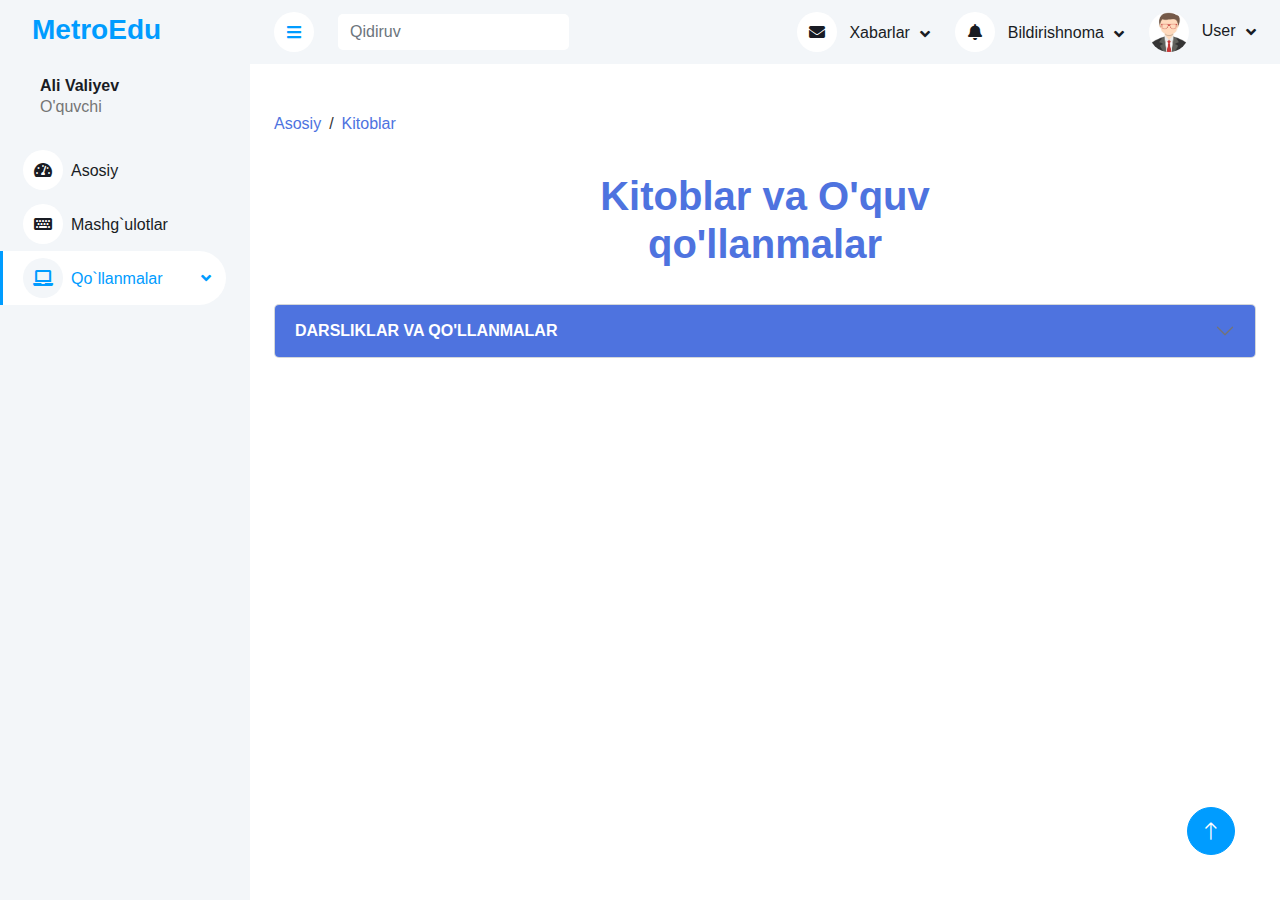
<file: student/books.html>
<!DOCTYPE html>
<html lang="en">

<head>
    <meta charset="utf-8">
    <title>MetroEdu</title>
    <meta content="width=device-width, initial-scale=1.0" name="viewport">
    <meta content="" name="keywords">
    <meta content="" name="description">

    <!-- Favicon -->
    <link href="img/favicon.ico" rel="icon">

    <!-- Google Web Fonts -->
    <link rel="preconnect" href="https://fonts.googleapis.com">
    <link rel="preconnect" href="https://fonts.gstatic.com" crossorigin>
    <link href="https://fonts.googleapis.com/css2?family=Heebo:wght@400;500;600;700&display=swap" rel="stylesheet">

    <!-- Icon Font Stylesheet -->
    <link href="https://cdnjs.cloudflare.com/ajax/libs/font-awesome/5.10.0/css/all.min.css" rel="stylesheet">
    <link href="https://cdn.jsdelivr.net/npm/bootstrap-icons@1.4.1/font/bootstrap-icons.css" rel="stylesheet">

    <!-- Libraries Stylesheet -->
    <link href="lib/owlcarousel/assets/owl.carousel.min.css" rel="stylesheet">
    <link href="lib/tempusdominus/css/tempusdominus-bootstrap-4.min.css" rel="stylesheet" />

    <!-- Customized Bootstrap Stylesheet -->
    <link href="css/bootstrap.min.css" rel="stylesheet">

    <!-- Template Stylesheet -->
    <link href="css/style.css" rel="stylesheet">
    <link rel="stylesheet" href="css/books.css">

    <style>
        body {
          font-family: 'Segoe UI', sans-serif;
          background: #f4f7fa;
        }
      
        /* Card design */
        .card {
          border-radius: 12px;
          overflow: hidden;
          box-shadow: 0 4px 12px rgba(0, 0, 0, 0.1);
          transition: transform 0.3s ease, box-shadow 0.3s ease;
        }
      
        .card:hover {
          transform: translateY(-10px);
          box-shadow: 0 12px 24px rgba(0, 0, 0, 0.2);
        }
      
        .card-header {
          padding: 15px;
          background-color: #f9f9f9;
          text-align: center;
        }
      
        .card-header img {
          width: 100%;
          height: auto;
          border-radius: 8px;
        }
      
        .card-body {
          padding: 20px;
        }
      
        .card-body h6 {
          color: #4e73df;
          font-size: 1rem;
          margin-bottom: 15px;
        }
      
        .card-footer {
          text-align: center;
          background-color: #f9f9f9;
          padding: 10px;
        }
      
        .card-footer a {
          font-size: 1.2rem;
          color: #4e73df;
          text-decoration: none;
          padding: 5px 20px;
          border-radius: 5px;
          background-color: #f4f7fa;
          transition: background-color 0.3s ease, color 0.3s ease;
        }
      
        .card-footer a:hover {
          background-color: #4e73df;
          color: white;
        }
      
        /* Accordion design */
        .accordion-button {
          background-color: #4e73df;
          color: white;
          text-transform: uppercase;
          font-weight: bold;
          transition: background-color 0.3s ease;
        }
      
        .accordion-button:hover {
          background-color: #3e5ab2;
        }
      
        .accordion-body {
          background-color: #fafbfc;
          padding: 20px 0;
        }
      
        .accordion-item {
          margin-bottom: 15px;
        }
      
        .breadcrumb {
          background: none;
          padding: 0;
        }
      
        .breadcrumb a {
          text-decoration: none;
          color: #4e73df;
        }
      
        .breadcrumb a:hover {
          text-decoration: underline;
        }
      
        .breadcrumb-item + .breadcrumb-item::before {
          content: " / ";
          color: #333;
        }
      
        h3.text-center {
          font-size: 2.5rem;
          color: #4e73df;
          margin-top: 20px;
        }
      
      </style>
      

</head>

<body>
    
    <div class="container-fluid position-relative bg-white d-flex p-0">
        <!-- Spinner Start -->
        <div id="spinner"
            class="show bg-white position-fixed translate-middle w-100 vh-100 top-50 start-50 d-flex align-items-center justify-content-center">
            <div class="spinner-border text-primary" style="width: 3rem; height: 3rem;" role="status">
                <span class="sr-only">Loading...</span>
            </div>
        </div>
        <!-- Spinner End -->


        <!-- Sidebar Start -->
        <div class="sidebar pe-4 pb-3">
            <nav class="navbar bg-light navbar-light">
                <a href="studentindex.html" class="navbar-brand mx-4 mb-3">
                    <h3 class="text-primary"><i class="me-2"></i>MetroEdu</h3>
                </a>
                <div class="d-flex align-items-center ms-4 mb-4">
                    <div class="ms-3">
                        <h6 class="mb-0">Ali Valiyev</h6>
                        <span>O'quvchi</span>
                    </div>
                </div>
                <div class="navbar-nav w-100">
                    <a href="studentindex.html" class="nav-item nav-link"><i
                            class="fa fa-tachometer-alt me-2"></i>Asosiy</a>
                    <a href="lessons.html" class="nav-item nav-link"><i class="fa fa-keyboard me-2"></i>Mashg`ulotlar</a>
                    <div class="nav-item dropdown">
                        <a href="#" class="nav-link dropdown-toggle active" data-bs-toggle="dropdown"><i
                                class="fa fa-laptop me-2"></i>Qo`llanmalar</a>
                        <div class="dropdown-menu bg-transparent border-0">
                            <a href="books.html" class="dropdown-item">Kitoblar</a>
                            <a href="videos.html" class="dropdown-item">Video darslar</a>
                            <a href="sillabus.html" class="dropdown-item">Fan dasturlar va Sillabuslar</a>
                        </div>
                    </div>
                    <!-- <a href="report.html" class="nav-item nav-link"><i class="fa fa-chart-bar me-2"></i>Hisobot</a> -->
                </div>
            </nav>
        </div>
        <!-- Sidebar End -->


        <!-- Content Start -->
        <div class="content">
            <!-- Navbar Start -->
            <nav class="navbar navbar-expand bg-light navbar-light sticky-top px-4 py-0">
                <a href="studentindex.html" class="navbar-brand d-flex d-lg-none me-4">
                    <h2 class="text-primary mb-0"><i class="fa fa-hashtag"></i></h2>
                </a>
                <a href="#" class="sidebar-toggler flex-shrink-0">
                    <i class="fa fa-bars"></i>
                </a>
                <form class="d-none d-md-flex ms-4">
                    <input class="form-control border-0" type="search" placeholder="Qidiruv">
                </form>
                <div class="navbar-nav align-items-center ms-auto">
                    <div class="nav-item dropdown">
                        <a href="#" class="nav-link dropdown-toggle" data-bs-toggle="dropdown">
                            <i class="fa fa-envelope me-lg-2"></i>
                            <span class="d-none d-lg-inline-flex">Xabarlar</span>
                        </a>
                        <div class="dropdown-menu dropdown-menu-end bg-light border-0 rounded-0 rounded-bottom m-0">
                            <a href="#" class="dropdown-item">
                                <div class="d-flex align-items-center">
                                    <!-- <img class="rounded-circle" src="img/user.jpg" alt="" style="width: 40px; height: 40px;">
                                    <div class="ms-2">
                                        <h6 class="fw-normal mb-0">Jhon send you a message</h6>
                                        <small>15 minutes ago</small>
                                    </div> -->
                                </div>
                            </a>
                            <hr class="dropdown-divider">
                            <a href="#" class="dropdown-item">
                                <div class="d-flex align-items-center">
                                    <!-- <img class="rounded-circle" src="img/user.jpg" alt="" style="width: 40px; height: 40px;">
                                    <div class="ms-2">
                                        <h6 class="fw-normal mb-0">Jhon send you a message</h6>
                                        <small>15 minutes ago</small>
                                    </div> -->
                                </div>
                            </a>
                            <hr class="dropdown-divider">
                            <a href="#" class="dropdown-item">
                                <div class="d-flex align-items-center">
                                    <!-- <img class="rounded-circle" src="img/user.jpg" alt="" style="width: 40px; height: 40px;">
                                    <div class="ms-2">
                                        <h6 class="fw-normal mb-0">Jhon send you a message</h6>
                                        <small>15 minutes ago</small>
                                    </div> -->
                                </div>
                            </a>
                            <hr class="dropdown-divider">
                            <a href="#" class="dropdown-item text-center">Barchasi</a>
                        </div>
                    </div>
                    <div class="nav-item dropdown">
                        <a href="#" class="nav-link dropdown-toggle" data-bs-toggle="dropdown">
                            <i class="fa fa-bell me-lg-2"></i>
                            <span class="d-none d-lg-inline-flex">Bildirishnoma</span>
                        </a>
                        <div class="dropdown-menu dropdown-menu-end bg-light border-0 rounded-0 rounded-bottom m-0">
                            <a href="#" class="dropdown-item">
                                <!-- <h6 class="fw-normal mb-0">Profile updated</h6>
                                <small>15 minutes ago</small> -->
                            </a>
                            <hr class="dropdown-divider">
                            <a href="#" class="dropdown-item">
                                <!-- <h6 class="fw-normal mb-0">New user added</h6>
                                <small>15 minutes ago</small> -->
                            </a>
                            <hr class="dropdown-divider">
                            <a href="#" class="dropdown-item">
                                <!-- <h6 class="fw-normal mb-0">Password changed</h6>
                                <small>15 minutes ago</small> -->
                            </a>
                            <hr class="dropdown-divider">
                            <a href="#" class="dropdown-item text-center">Barcha bildirishnomalar</a>
                        </div>
                    </div>
                    <div class="nav-item dropdown">
                        <a href="#" class="nav-link dropdown-toggle" data-bs-toggle="dropdown">
                            <img class="rounded-circle me-lg-2" src="img/user.jpg" alt=""
                                style="width: 40px; height: 40px;">
                            <span class="d-none d-lg-inline-flex">User</span>
                        </a>
                        <div class="dropdown-menu dropdown-menu-end bg-light border-0 rounded-0 rounded-bottom m-0">
                            <a href="#" class="dropdown-item">Shaxsiy kabinet</a>
                            <a href="#" class="dropdown-item">Sozlamalar</a>
                            <a href="#" class="dropdown-item">Chiqish</a>
                        </div>
                    </div>
                </div>
            </nav>
            <!-- Navbar End -->

            <!-- Books List Start -->

            <div class="container-fluid mt-4 p-4">
                <div class="row">
                  <div class="col-12">
                    <nav aria-label="breadcrumb">
                      <ol class="breadcrumb">
                        <li class="breadcrumb-item"><a href="studentindex.html">Asosiy</a></li>
                        <li class="breadcrumb-item"><a href="books.html">Kitoblar</a></li>
                        
                      </ol>
                    </nav>
                  </div>
                </div>
              
                <div class="row">
                  <div class="col-6 offset-3">
                    <h3 class="text-center">Kitoblar va O'quv qo'llanmalar</h3>
                  </div>
                </div>
              
                <div class="row mt-4">
                  <div class="col-lg-12 col-md-6 mb-4 mb-lg-0 mt-1">
                    <div class="accordion-item">
                      <h2 class="accordion-header" id="heading1">
                        <button class="accordion-button collapsed" type="button" data-bs-toggle="collapse" data-bs-target="#collapse1"
                          aria-expanded="false" aria-controls="collapse18">
                          Darsliklar va qo'llanmalar
                        </button>
                      </h2>
                      <div id="collapse1" class="accordion-collapse collapse" aria-labelledby="heading18" data-bs-parent="#accordionExample">
                        <div class="accordion-body">
                          <div class="row">
                            <!-- Card 1 -->
                            <div class="col-lg-2 col-xs-6 col-sm-4 p-2">
                              <div class="card">
                                <div class="card-header">
                                  <img class="card-image w-100" src="../student/sourses/books/images/books-3.png" alt="">
                                </div>
                                <div class="card-body">
                                  <h6 class="text-center">O'lchash usullari va vositalari</h6>
                                </div>
                                <div class="card-footer">
                                  <a href="../student/sourses/books/adabiyot1.pdf" class="fa fa-download">Yuklash</a>
                                </div>
                              </div>
                            </div>
                            <!-- Card 2 -->
                            <div class="col-lg-2 col-xs-6 col-sm-4 p-2">
                              <div class="card">
                                <div class="card-header">
                                  <img class="card-image w-100" src="../student/sourses/books/images/books-3.png" alt="">
                                </div>
                                <div class="card-body">
                                  <h6 class="text-center">Metrologiya va standartlashtirish</h6>
                                </div>
                                <div class="card-footer">
                                  <a href="../student/sourses/books/adabiyot2.pdf" class="fa fa-download">Yuklash</a>
                                </div>
                              </div>
                            </div>
                            <!-- Card 3 -->
                            <div class="col-lg-2 col-xs-6 col-sm-4 p-2">
                              <div class="card">
                                <div class="card-header">
                                  <img class="card-image w-100" src="../student/sourses/books/images/books-3.png" alt="">
                                </div>
                                <div class="card-body">
                                  <h6 class="text-center">Metrologiya, Standartlashtirish va sertifikatlashtirish</h6>
                                </div>
                                <div class="card-footer">
                                  <a href="../student/sourses/books/adabiyot3.pdf" class="fa fa-download">Yuklash</a>
                                </div>
                              </div>
                            </div>
                            <!-- Card 4 -->
                            <div class="col-lg-2 col-xs-6 col-sm-4 p-2">
                              <div class="card">
                                <div class="card-header">
                                  <img class="card-image w-100" src="../student/sourses/books/images/books-3.png" alt="">
                                </div>
                                <div class="card-body">
                                  <h6 class="text-center">Standartlashtirish, Metrologiya va sifatni boshqarish</h6>
                                </div>
                                <div class="card-footer">
                                  <a href="../student/sourses/books/adabiyot4.pdf" class="fa fa-download">Yuklash</a>
                                </div>
                              </div>
                            </div>
                          </div>
                        </div>
                      </div>
                    </div>
                  </div>
                </div>
              </div>
              

            <!-- Books List End -->

        </div>
        <!-- Content End -->


        <!-- Back to Top -->
        <a href="#" class="btn btn-lg btn-primary btn-lg-square back-to-top"><i class="bi bi-arrow-up"></i></a>
    </div>

    <!-- JavaScript Libraries -->
    <script src="https://code.jquery.com/jquery-3.4.1.min.js"></script>
    <script src="https://cdn.jsdelivr.net/npm/bootstrap@5.0.0/dist/js/bootstrap.bundle.min.js"></script>
    <script src="lib/chart/chart.min.js"></script>
    <script src="lib/easing/easing.min.js"></script>
    <script src="lib/waypoints/waypoints.min.js"></script>
    <script src="lib/owlcarousel/owl.carousel.min.js"></script>
    <script src="lib/tempusdominus/js/moment.min.js"></script>
    <script src="lib/tempusdominus/js/moment-timezone.min.js"></script>
    <script src="lib/tempusdominus/js/tempusdominus-bootstrap-4.min.js"></script>

    <!-- Template Javascript -->
    <script src="js/main.js"></script>
</body>

</html>
</file>
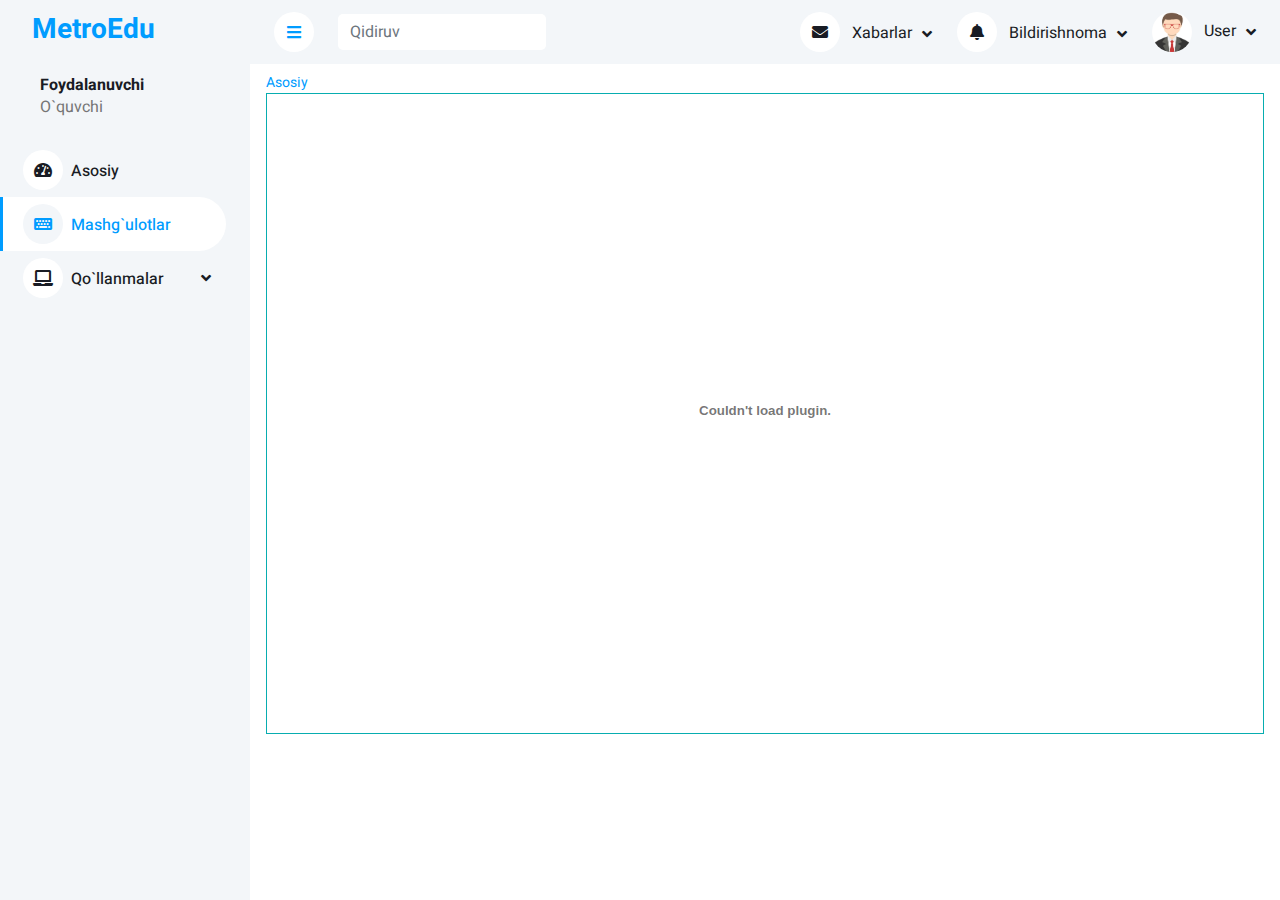
<file: student/firstLecture.html>
<!DOCTYPE html>
<html lang="en">

<head>
    <meta charset="utf-8">
    <title>MetroEdu</title>
    <meta content="width=device-width, initial-scale=1.0" name="viewport">
    <meta content="" name="keywords">
    <meta content="" name="description">

    <!-- Favicon -->
    <link href="img/favicon.ico" rel="icon">

    <!-- Google Web Fonts -->
    <link rel="preconnect" href="https://fonts.googleapis.com">
    <link rel="preconnect" href="https://fonts.gstatic.com" crossorigin>
    <link href="https://fonts.googleapis.com/css2?family=Heebo:wght@400;500;600;700&display=swap" rel="stylesheet">

    <!-- Icon Font Stylesheet -->
    <link href="https://cdnjs.cloudflare.com/ajax/libs/font-awesome/5.10.0/css/all.min.css" rel="stylesheet">
    <link href="https://cdn.jsdelivr.net/npm/bootstrap-icons@1.4.1/font/bootstrap-icons.css" rel="stylesheet">

    <!-- Libraries Stylesheet -->
    <link href="lib/owlcarousel/assets/owl.carousel.min.css" rel="stylesheet">
    <link href="lib/tempusdominus/css/tempusdominus-bootstrap-4.min.css" rel="stylesheet" />

    <!-- Customized Bootstrap Stylesheet -->
    <link href="css/bootstrap.min.css" rel="stylesheet">

    <!-- Template Stylesheet -->
    <link href="css/style.css" rel="stylesheet">
    <style>
        .lScroll {
            height: 600px;
            background: transparent;
            overflow: scroll;
            overflow-x: hidden;
        }

        .lScroll::-webkit-scrollbar {
            width: 12px;
        }

        .lScroll::-webkit-scrollbar-track {
            -webkit-box-shadow: inset 0 0 6px rgba(0, 0, 0, 0.3);
            border-radius: 10px;
        }

        .lScroll::-webkit-scrollbar-thumb {
            border-radius: 10px;
            -webkit-box-shadow: inset 0 0 6px rgba(0, 0, 0, 0.5);
        }
    </style>
</head>

<body>
    
    <div class="container-fluid position-relative bg-white d-flex p-0">
        <!-- Spinner Start -->
        <div id="spinner"
            class="show bg-white position-fixed translate-middle w-100 vh-100 top-50 start-50 d-flex align-items-center justify-content-center">
            <div class="spinner-border text-primary" style="width: 3rem; height: 3rem;" role="status">
                <span class="sr-only">Loading...</span>
            </div>
        </div>
        <!-- Spinner End -->


        <!-- Sidebar Start -->
        <div class="sidebar pe-4 pb-3">
            <nav class="navbar bg-light navbar-light">
                <a href="studentindex.html" class="navbar-brand mx-4 mb-3">
                    <h3 class="text-primary"><i class="me-2"></i>MetroEdu</h3>
                </a>
                <div class="d-flex align-items-center ms-4 mb-4">
                    <div class="ms-3">
                        <h6 class="mb-0">Foydalanuvchi</h6>
                        <span>O`quvchi</span>
                    </div>
                </div>
                <div class="navbar-nav w-100">
                    <a href="studentindex.html" class="nav-item nav-link"><i
                            class="fa fa-tachometer-alt me-2"></i>Asosiy</a>
                    <a href="lessons.html" class="nav-item nav-link active"><i
                            class="fa fa-keyboard me-2"></i>Mashg`ulotlar</a>
                    <div class="nav-item dropdown">
                        <a href="#" class="nav-link dropdown-toggle" data-bs-toggle="dropdown"><i
                                class="fa fa-laptop me-2"></i>Qo`llanmalar</a>
                        <div class="dropdown-menu bg-transparent border-0">
                            <a href="books.html" class="dropdown-item">Kitoblar</a>
                            <a href="videos.html" class="dropdown-item">Video darslar</a>
                            <a href="sillabus.html" class="dropdown-item">Fan dasturlar va Sillabuslar</a>

                        </div>
                    </div>
                    <!-- <a href="report.html" class="nav-item nav-link"><i class="fa fa-chart-bar me-2"></i>Hisobot</a> -->
                </div>
            </nav>
        </div>
        <!-- Sidebar End -->


        <!-- Content Start -->
        <div class="content">
            <!-- Navbar Start -->
            <nav class="navbar navbar-expand bg-light navbar-light sticky-top px-4 py-0">
                <a href="studentindex.html" class="navbar-brand d-flex d-lg-none me-4">
                    <h2 class="text-primary mb-0"><i class="fa fa-hashtag"></i></h2>
                </a>
                <a href="#" class="sidebar-toggler flex-shrink-0">
                    <i class="fa fa-bars"></i>
                </a>
                <form class="d-none d-md-flex ms-4">
                    <input class="form-control border-0" type="search" placeholder="Qidiruv">
                </form>
                <div class="navbar-nav align-items-center ms-auto">
                    <div class="nav-item dropdown">
                        <a href="#" class="nav-link dropdown-toggle" data-bs-toggle="dropdown">
                            <i class="fa fa-envelope me-lg-2"></i>
                            <span class="d-none d-lg-inline-flex">Xabarlar</span>
                        </a>
                        <div class="dropdown-menu dropdown-menu-end bg-light border-0 rounded-0 rounded-bottom m-0">
                            <a href="#" class="dropdown-item">
                                <div class="d-flex align-items-center">
                                    <!-- <img class="rounded-circle" src="img/user.jpg" alt="" style="width: 40px; height: 40px;">
                                    <div class="ms-2">
                                        <h6 class="fw-normal mb-0">Jhon send you a message</h6>
                                        <small>15 minutes ago</small>
                                    </div> -->
                                </div>
                            </a>
                            <hr class="dropdown-divider">
                            <a href="#" class="dropdown-item">
                                <div class="d-flex align-items-center">
                                    <!-- <img class="rounded-circle" src="img/user.jpg" alt="" style="width: 40px; height: 40px;">
                                    <div class="ms-2">
                                        <h6 class="fw-normal mb-0">Jhon send you a message</h6>
                                        <small>15 minutes ago</small>
                                    </div> -->
                                </div>
                            </a>
                            <hr class="dropdown-divider">
                            <a href="#" class="dropdown-item">
                                <div class="d-flex align-items-center">
                                    <!-- <img class="rounded-circle" src="img/user.jpg" alt="" style="width: 40px; height: 40px;">
                                    <div class="ms-2">
                                        <h6 class="fw-normal mb-0">Jhon send you a message</h6>
                                        <small>15 minutes ago</small>
                                    </div> -->
                                </div>
                            </a>
                            <hr class="dropdown-divider">
                            <a href="#" class="dropdown-item text-center">Barchasi</a>
                        </div>
                    </div>
                    <div class="nav-item dropdown">
                        <a href="#" class="nav-link dropdown-toggle" data-bs-toggle="dropdown">
                            <i class="fa fa-bell me-lg-2"></i>
                            <span class="d-none d-lg-inline-flex">Bildirishnoma</span>
                        </a>
                        <div class="dropdown-menu dropdown-menu-end bg-light border-0 rounded-0 rounded-bottom m-0">
                            <a href="#" class="dropdown-item">
                                <!-- <h6 class="fw-normal mb-0">Profile updated</h6>
                                <small>15 minutes ago</small> -->
                            </a>
                            <hr class="dropdown-divider">
                            <a href="#" class="dropdown-item">
                                <!-- <h6 class="fw-normal mb-0">New user added</h6>
                                <small>15 minutes ago</small> -->
                            </a>
                            <hr class="dropdown-divider">
                            <a href="#" class="dropdown-item">
                                <!-- <h6 class="fw-normal mb-0">Password changed</h6>
                                <small>15 minutes ago</small> -->
                            </a>
                            <hr class="dropdown-divider">
                            <a href="#" class="dropdown-item text-center">Barcha bildirishnomalar</a>
                        </div>
                    </div>
                    <div class="nav-item dropdown">
                        <a href="#" class="nav-link dropdown-toggle" data-bs-toggle="dropdown">
                            <img class="rounded-circle me-lg-2" src="img/user.jpg" alt=""
                                style="width: 40px; height: 40px;">
                            <span class="d-none d-lg-inline-flex">User</span>
                        </a>
                        <div class="dropdown-menu dropdown-menu-end bg-light border-0 rounded-0 rounded-bottom m-0">
                            <a href="#" class="dropdown-item">Shaxsiy kabinet</a>
                            <a href="#" class="dropdown-item">Sozlamalar</a>
                            <a href="signin.html" class="dropdown-item">Chiqish</a>
                        </div>
                    </div>
                </div>
            </nav>
            <!-- Navbar End -->
            <!-- Lecture Start -->
            <div class="continer-fluid  p-3 pt-2">
                <div class="row">
                    <div class="col-12" style="font-size: 14px;">
                        <a href="studentindex.html">Asosiy</a>
                    </div>
                </div>
                <div class="row">
                    <div class="col-12">
                        <div class="row m-0 p-3" style="border: 1px solid  rgb(8, 173, 176);">
                            <div class="col-12">
                                <object 
                                    id="objL" 
                                    type="application/pdf"  
                                    class="w-100" 
                                    style="height: 600px;"
                                    data="../student/sourses/books/programming_first_lecture.pdf">
                                </object>
                            </div>
                        </div>
                    </div>
                </div>
            </div>
            <!-- Lecture End -->
        </div>
        <!-- Content End -->
    </div>

    <!-- JavaScript Libraries -->
    <script src="https://code.jquery.com/jquery-3.4.1.min.js"></script>
    <script src="https://cdn.jsdelivr.net/npm/bootstrap@5.0.0/dist/js/bootstrap.bundle.min.js"></script>
    <script src="lib/chart/chart.min.js"></script>
    <script src="lib/easing/easing.min.js"></script>
    <script src="lib/waypoints/waypoints.min.js"></script>
    <script src="lib/owlcarousel/owl.carousel.min.js"></script>
    <script src="lib/tempusdominus/js/moment.min.js"></script>
    <script src="lib/tempusdominus/js/moment-timezone.min.js"></script>
    <script src="lib/tempusdominus/js/tempusdominus-bootstrap-4.min.js"></script>

    <!-- Template Javascript -->
    <script src="js/main.js"></script>
    <!-- <script src="js/lecture.js"></script> -->
</body>

</html>
</file>
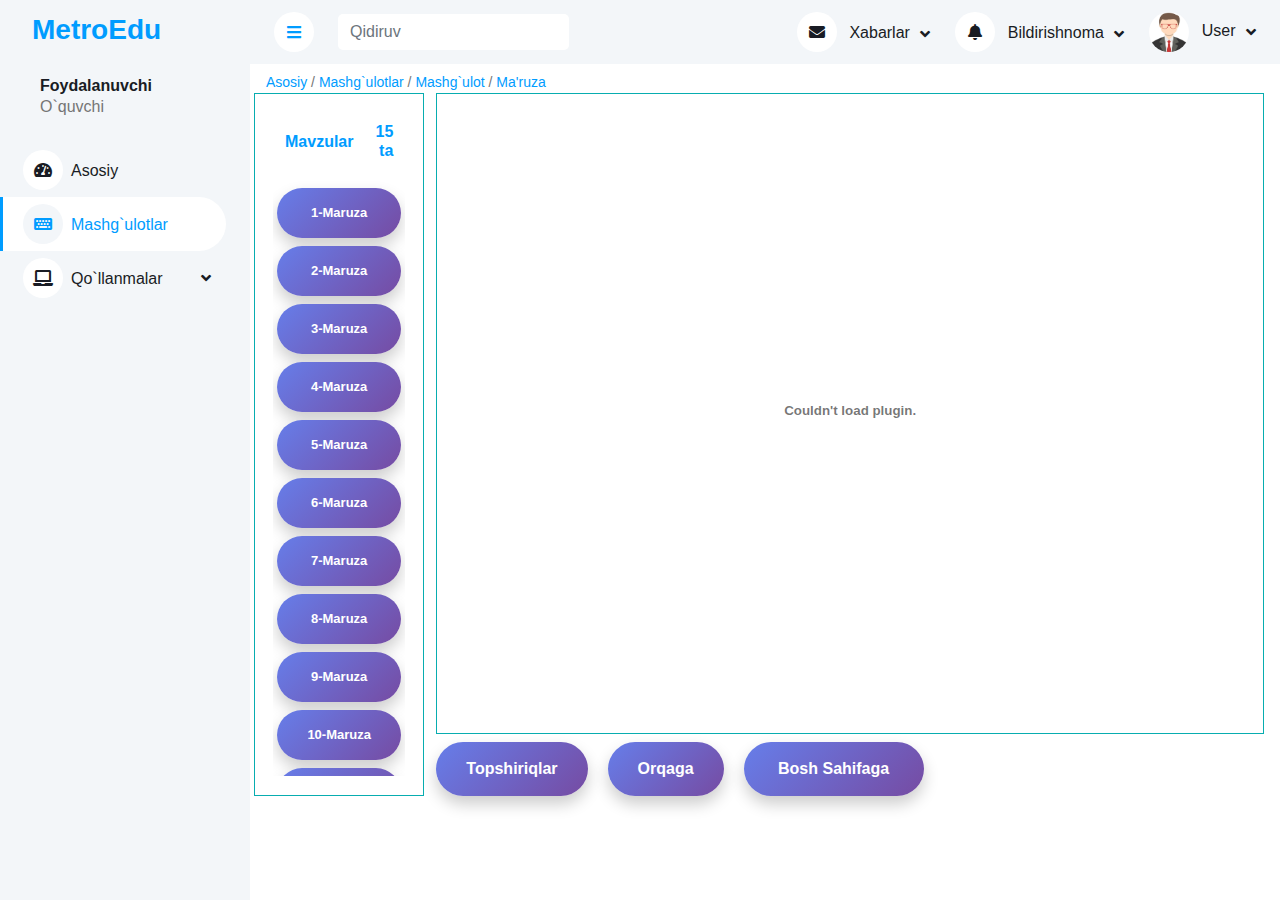
<file: student/lecture.html>
<!DOCTYPE html>
<html lang="en">

<head>
    <meta charset="utf-8">
    <title>MetroEdu</title>
    <meta content="width=device-width, initial-scale=1.0" name="viewport">
    <meta content="" name="keywords">
    <meta content="" name="description">

    <!-- Favicon -->
    <link href="img/favicon.ico" rel="icon">

    <!-- Google Web Fonts -->
    <link rel="preconnect" href="https://fonts.googleapis.com">
    <link rel="preconnect" href="https://fonts.gstatic.com" crossorigin>
    <link href="https://fonts.googleapis.com/css2?family=Heebo:wght@400;500;600;700&display=swap" rel="stylesheet">

    <!-- Icon Font Stylesheet -->
    <link href="https://cdnjs.cloudflare.com/ajax/libs/font-awesome/5.10.0/css/all.min.css" rel="stylesheet">
    <link href="https://cdn.jsdelivr.net/npm/bootstrap-icons@1.4.1/font/bootstrap-icons.css" rel="stylesheet">

    <!-- Libraries Stylesheet -->
    <link href="lib/owlcarousel/assets/owl.carousel.min.css" rel="stylesheet">
    <link href="lib/tempusdominus/css/tempusdominus-bootstrap-4.min.css" rel="stylesheet" />

    <!-- Customized Bootstrap Stylesheet -->
    <link href="css/bootstrap.min.css" rel="stylesheet">

    <!-- Template Stylesheet -->
    <link href="css/style.css" rel="stylesheet">
    <style>
        body {
          display: flex;
          justify-content: center;
          align-items: center;
          height: 100vh;
          background: linear-gradient(to right, #a1c4fd, #c2e9fb);
          font-family: 'Segoe UI', sans-serif;
        }
    
        .button-container {
          display: flex;
          gap: 20px;
        }
    
        .btn {
          padding: 15px 30px;
          border: none;
          border-radius: 50px;
          background: linear-gradient(135deg, #667eea, #764ba2);
          color: white;
          font-size: 16px;
          font-weight: bold;
          cursor: pointer;
          box-shadow: 0 8px 16px rgba(0, 0, 0, 0.2);
          transition: all 0.3s ease;
          display: flex;
          justify-content: center;
        }
    
        .btn:hover {
          transform: scale(1.05);
          box-shadow: 0 12px 24px rgba(0, 0, 0, 0.3);
        }
      </style>
    <style>
        .lScroll {
            height: 600px;
            background: transparent;
            overflow: scroll;
            overflow-x: hidden;
        }

        .lScroll::-webkit-scrollbar {
            width: 12px;
        }

        .lScroll::-webkit-scrollbar-track {
            -webkit-box-shadow: inset 0 0 6px rgba(0, 0, 0, 0.3);
            border-radius: 10px;
        }

        .lScroll::-webkit-scrollbar-thumb {
            border-radius: 10px;
            -webkit-box-shadow: inset 0 0 6px rgba(0, 0, 0, 0.5);
        }
    </style>
    <style>
        /* Ekran o'lchami 1200px dan kichik bo'lsa */
        @media (max-width: 1200px) {
        .col-2 {
            flex: 0 0 100%;
            max-width: 100%;
            margin-bottom: 20px;
        }

        .col-10 {
            flex: 0 0 100%;
            max-width: 100%;
        }

        object#objL {
            height: 500px !important;
        }

        .button-container {
            flex-wrap: wrap;
            justify-content: flex-start;
        }

        .button-container .btn {
            flex: 1 1 auto;
            min-width: 140px;
        }
        }

        /* Ekran o'lchami 768px dan kichik bo'lsa - telefonlar */
        @media (max-width: 768px) {
        body {
            flex-direction: column;
            height: auto;
            align-items: flex-start;
        }

        .sidebar {
            display: none;
        }

        .navbar {
            padding: 10px !important;
        }

        .button-container {
            flex-direction: column;
            gap: 10px;
        }

        object#objL {
            height: 400px !important;
        }

        .lScroll {
            height: auto;
            max-height: 300px;
        }
        }

        /* Ekran o'lchami 576px dan kichik bo'lsa - kichik telefonlar */
        @media (max-width: 576px) {
        .btn {
            padding: 12px 16px;
            font-size: 14px;
        }

        object#objL {
            height: 300px !important;
        }

        .lScroll {
            padding: 10px;
        }
        }
    </style>

</head>

<body>
    
    <div class="container-fluid position-relative bg-white d-flex p-0">
        <!-- Spinner Start -->
        <div id="spinner"
            class="show bg-white position-fixed translate-middle w-100 vh-100 top-50 start-50 d-flex align-items-center justify-content-center">
            <div class="spinner-border text-primary" style="width: 3rem; height: 3rem;" role="status">
                <span class="sr-only">Loading...</span>
            </div>
        </div>
        <!-- Spinner End -->


        <!-- Sidebar Start -->
        <div class="sidebar pe-4 pb-3">
            <nav class="navbar bg-light navbar-light">
                <a href="studentindex.html" class="navbar-brand mx-4 mb-3">
                    <h3 class="text-primary"><i class="me-2"></i>MetroEdu</h3>
                </a>
                <div class="d-flex align-items-center ms-4 mb-4">
                    <div class="ms-3">
                        <h6 class="mb-0">Foydalanuvchi</h6>
                        <span>O`quvchi</span>
                    </div>
                </div>
                <div class="navbar-nav w-100">
                    <a href="studentindex.html" class="nav-item nav-link"><i
                            class="fa fa-tachometer-alt me-2"></i>Asosiy</a>
                    <a href="lessons.html" class="nav-item nav-link active"><i
                            class="fa fa-keyboard me-2"></i>Mashg`ulotlar</a>
                    <div class="nav-item dropdown">
                        <a href="#" class="nav-link dropdown-toggle" data-bs-toggle="dropdown"><i
                                class="fa fa-laptop me-2"></i>Qo`llanmalar</a>
                        <div class="dropdown-menu bg-transparent border-0">
                            <a href="books.html" class="dropdown-item">Kitoblar</a>
                            <a href="videos.html" class="dropdown-item">Video darslar</a>
                            <a href="sillabus.html" class="dropdown-item">Fan dasturlar va Sillabuslar</a>

                        </div>
                    </div>
                    <!-- <a href="report.html" class="nav-item nav-link"><i class="fa fa-chart-bar me-2"></i>Hisobot</a> -->
                </div>
            </nav>
        </div>
        <!-- Sidebar End -->


        <!-- Content Start -->
        <div class="content">
            <!-- Navbar Start -->
            <nav class="navbar navbar-expand bg-light navbar-light sticky-top px-4 py-0">
                <a href="studentindex.html" class="navbar-brand d-flex d-lg-none me-4">
                    <h2 class="text-primary mb-0"><i class="fa fa-hashtag"></i></h2>
                </a>
                <a href="#" class="sidebar-toggler flex-shrink-0">
                    <i class="fa fa-bars"></i>
                </a>
                <form class="d-none d-md-flex ms-4">
                    <input class="form-control border-0" type="search" placeholder="Qidiruv">
                </form>
                <div class="navbar-nav align-items-center ms-auto">
                    <div class="nav-item dropdown">
                        <a href="#" class="nav-link dropdown-toggle" data-bs-toggle="dropdown">
                            <i class="fa fa-envelope me-lg-2"></i>
                            <span class="d-none d-lg-inline-flex">Xabarlar</span>
                        </a>
                        <div class="dropdown-menu dropdown-menu-end bg-light border-0 rounded-0 rounded-bottom m-0">
                            <a href="#" class="dropdown-item">
                                <div class="d-flex align-items-center">
                                    <!-- <img class="rounded-circle" src="img/user.jpg" alt="" style="width: 40px; height: 40px;">
                                    <div class="ms-2">
                                        <h6 class="fw-normal mb-0">Jhon send you a message</h6>
                                        <small>15 minutes ago</small>
                                    </div> -->
                                </div>
                            </a>
                            <hr class="dropdown-divider">
                            <a href="#" class="dropdown-item">
                                <div class="d-flex align-items-center">
                                    <!-- <img class="rounded-circle" src="img/user.jpg" alt="" style="width: 40px; height: 40px;">
                                    <div class="ms-2">
                                        <h6 class="fw-normal mb-0">Jhon send you a message</h6>
                                        <small>15 minutes ago</small>
                                    </div> -->
                                </div>
                            </a>
                            <hr class="dropdown-divider">
                            <a href="#" class="dropdown-item">
                                <div class="d-flex align-items-center">
                                    <!-- <img class="rounded-circle" src="img/user.jpg" alt="" style="width: 40px; height: 40px;">
                                    <div class="ms-2">
                                        <h6 class="fw-normal mb-0">Jhon send you a message</h6>
                                        <small>15 minutes ago</small>
                                    </div> -->
                                </div>
                            </a>
                            <hr class="dropdown-divider">
                            <a href="#" class="dropdown-item text-center">Barchasi</a>
                        </div>
                    </div>
                    <div class="nav-item dropdown">
                        <a href="#" class="nav-link dropdown-toggle" data-bs-toggle="dropdown">
                            <i class="fa fa-bell me-lg-2"></i>
                            <span class="d-none d-lg-inline-flex">Bildirishnoma</span>
                        </a>
                        <div class="dropdown-menu dropdown-menu-end bg-light border-0 rounded-0 rounded-bottom m-0">
                            <a href="#" class="dropdown-item">
                                <!-- <h6 class="fw-normal mb-0">Profile updated</h6>
                                <small>15 minutes ago</small> -->
                            </a>
                            <hr class="dropdown-divider">
                            <a href="#" class="dropdown-item">
                                <!-- <h6 class="fw-normal mb-0">New user added</h6>
                                <small>15 minutes ago</small> -->
                            </a>
                            <hr class="dropdown-divider">
                            <a href="#" class="dropdown-item">
                                <!-- <h6 class="fw-normal mb-0">Password changed</h6>
                                <small>15 minutes ago</small> -->
                            </a>
                            <hr class="dropdown-divider">
                            <a href="#" class="dropdown-item text-center">Barcha bildirishnomalar</a>
                        </div>
                    </div>
                    <div class="nav-item dropdown">
                        <a href="#" class="nav-link dropdown-toggle" data-bs-toggle="dropdown">
                            <img class="rounded-circle me-lg-2" src="img/user.jpg" alt=""
                                style="width: 40px; height: 40px;">
                            <span class="d-none d-lg-inline-flex">User</span>
                        </a>
                        <div class="dropdown-menu dropdown-menu-end bg-light border-0 rounded-0 rounded-bottom m-0">
                            <a href="#" class="dropdown-item">Shaxsiy kabinet</a>
                            <a href="#" class="dropdown-item">Sozlamalar</a>
                            <a href="signin.html" class="dropdown-item">Chiqish</a>
                        </div>
                    </div>
                </div>
            </nav>
            <!-- Navbar End -->
            <!-- Lecture Start -->
            <div class="continer-fluid  p-3 pt-2">
                <div class="row">
                    <div class="col-12" style="font-size: 14px;">
                        <a href="studentindex.html">Asosiy</a> /
                        <a href="lessons.html">Mashg`ulotlar</a> /
                        <a href="tasks.html">Mashg`ulot</a> /
                        <a href="lecture.html">Ma'ruza</a>
                    </div>
                </div>
                <div class="row">
                    <div class="col-2" style="border: 1px solid rgb(8, 173, 176); padding-left: 30px; padding-right: 30px; padding-top: 20px;">
                        <div class="row mb-2 d-flex align-items-center justify-content-between">
                            <h6 class="col-5 text-primary mt-2 text-start">Mavzular</h6>
                            <h6 class="col-5 text-primary mt-2 text-end" id="lecCount"></h6>
                        </div>

                        <div class="row">
                            <div class="col-12 p-1 lScroll" id="lectureLink">
                                <!-- lectureBtns -->
                            </div>
                        </div>
                    </div>
                    <div class="col-10">
                        <div class="row m-0 p-3" style="border: 1px solid  rgb(8, 173, 176);">
                            <div class="col-12">
                                <object 
                                    id="objL" 
                                    type="application/pdf"  
                                    class="w-100" 
                                    style="height: 600px;"
                                    data="../student/sourses/books/Maruza/1.pdf">
                                </object>
                            </div>
                        </div>
                        <div class="row">
                            <div class="col-6 mt-2">
                                <div class="button-container">
                                    <button class="btn"><a href="stasks.html" style="color: white;">Topshiriqlar</a></button>
                                    <button class="btn"><a href="lessons.html" style="color: white;">Orqaga</a></button>
                                    <button class="btn"><a href="studentindex.html" style="color: white; width: 120px;">Bosh Sahifaga</a></button>
                                </div>
                            </div>
                        </div>
                    </div>
                </div>
            </div>
            <!-- Lecture End -->
        </div>
        <!-- Content End -->
    </div>

    <!-- JavaScript Libraries -->
    <script src="https://code.jquery.com/jquery-3.4.1.min.js"></script>
    <script src="https://cdn.jsdelivr.net/npm/bootstrap@5.0.0/dist/js/bootstrap.bundle.min.js"></script>
    <script src="lib/chart/chart.min.js"></script>
    <script src="lib/easing/easing.min.js"></script>
    <script src="lib/waypoints/waypoints.min.js"></script>
    <script src="lib/owlcarousel/owl.carousel.min.js"></script>
    <script src="lib/tempusdominus/js/moment.min.js"></script>
    <script src="lib/tempusdominus/js/moment-timezone.min.js"></script>
    <script src="lib/tempusdominus/js/tempusdominus-bootstrap-4.min.js"></script>

    <!-- Template Javascript -->
    <script src="js/main.js"></script>
    <script src="js/lecture.js"></script>
</body>

</html>
</file>
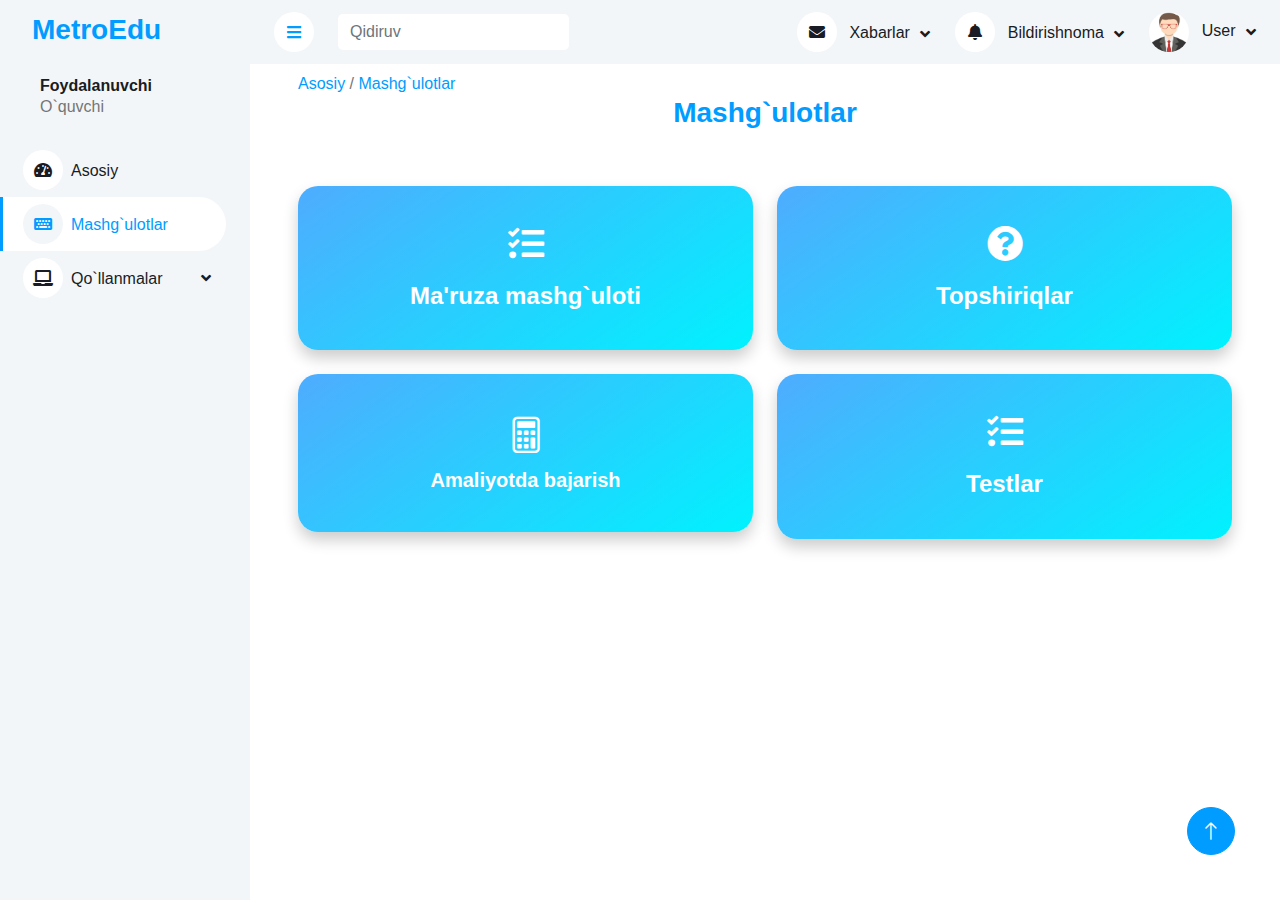
<file: student/lessons.html>
<!DOCTYPE html>
<html lang="en">

<head>
    <meta charset="utf-8">
    <title>MetroEdu</title>
    <meta content="width=device-width, initial-scale=1.0" name="viewport">
    <meta content="" name="keywords">
    <meta content="" name="description">

    <!-- Favicon -->
    <link href="img/favicon.ico" rel="icon">

    <!-- Google Web Fonts -->
    <link rel="preconnect" href="https://fonts.googleapis.com">
    <link rel="preconnect" href="https://fonts.gstatic.com" crossorigin>
    <link href="https://fonts.googleapis.com/css2?family=Heebo:wght@400;500;600;700&display=swap" rel="stylesheet">

    <!-- Icon Font Stylesheet -->
    <link href="https://cdnjs.cloudflare.com/ajax/libs/font-awesome/5.10.0/css/all.min.css" rel="stylesheet">
    <link href="https://cdn.jsdelivr.net/npm/bootstrap-icons@1.4.1/font/bootstrap-icons.css" rel="stylesheet">

    <!-- Libraries Stylesheet -->
    <link href="lib/owlcarousel/assets/owl.carousel.min.css" rel="stylesheet">
    <link href="lib/tempusdominus/css/tempusdominus-bootstrap-4.min.css" rel="stylesheet" />

    <!-- Customized Bootstrap Stylesheet -->
    <link href="css/bootstrap.min.css" rel="stylesheet">

    <!-- Template Stylesheet -->
    <link href="css/style.css" rel="stylesheet">
    <link rel="stylesheet" href="css/test.css">

    <style>
        .small-box {
            text-align: center;
        }
    
        .btn-custom {
            display: block;
            padding: 30px 20px;
            background: linear-gradient(145deg, #4facfe, #00f2fe);
            color: white !important;
            border: none;
            border-radius: 20px;
            box-shadow: 0 8px 15px rgba(0, 0, 0, 0.2);
            transition: all 0.3s ease-in-out;
            text-decoration: none;
        }
    
        .btn-custom:hover {
            background: linear-gradient(145deg, #00f2fe, #4facfe);
            transform: translateY(-5px);
            box-shadow: 0 12px 20px rgba(0, 0, 0, 0.3);
        }
    
        .btn-custom h2,
        .btn-custom h4,
        .btn-custom h5 {
            margin: 10px 0;
            color: white;
        }
    
        .btn-custom h2 {
            font-size: 36px;
        }
    
        @media (max-width: 768px) {
            .btn-custom {
                padding: 20px 10px;
            }
            .btn-custom h2 {
                font-size: 28px;
            }
        }
    </style>
    

</head>

<body>
    
    <div class="container-fluid position-relative bg-white d-flex p-0">
        <!-- Spinner Start -->
        <div id="spinner"
            class="show bg-white position-fixed translate-middle w-100 vh-100 top-50 start-50 d-flex align-items-center justify-content-center">
            <div class="spinner-border text-primary" style="width: 3rem; height: 3rem;" role="status">
                <span class="sr-only">Loading...</span>
            </div>
        </div>
        <!-- Spinner End -->


        <!-- Sidebar Start -->
        <div class="sidebar pe-4 pb-3">
            <nav class="navbar bg-light navbar-light">
                <a href="studentindex.html" class="navbar-brand mx-4 mb-3">
                    <h3 class="text-primary"><i class="me-2"></i>MetroEdu</h3>
                </a>
                <div class="d-flex align-items-center ms-4 mb-4">
                    <div class="ms-3">
                        <h6 class="mb-0">Foydalanuvchi</h6>
                        <span>O`quvchi</span>
                    </div>
                </div>
                <div class="navbar-nav w-100">
                    <a href="studentindex.html" class="nav-item nav-link"><i
                            class="fa fa-tachometer-alt me-2"></i>Asosiy</a>
                    <a href="lessons.html" class="nav-item nav-link active"><i
                            class="fa fa-keyboard me-2"></i>Mashg`ulotlar</a>
                    <div class="nav-item dropdown">
                        <a href="#" class="nav-link dropdown-toggle" data-bs-toggle="dropdown"><i
                                class="fa fa-laptop me-2"></i>Qo`llanmalar</a>
                        <div class="dropdown-menu bg-transparent border-0">
                            <a href="books.html" class="dropdown-item">Kitoblar</a>
                            <a href="videos.html" class="dropdown-item">Video darslar</a>
                            <a href="sillabus.html" class="dropdown-item">Fan dasturlar va Sillabuslar</a>

                        </div>
                    </div>
                    <!-- <a href="report.html" class="nav-item nav-link"><i class="fa fa-chart-bar me-2"></i>Hisobot</a> -->
                </div>
            </nav>
        </div>
        <!-- Sidebar End -->


        <!-- Content Start -->
        <div class="content">
            <!-- Navbar Start -->
            <nav class="navbar navbar-expand bg-light navbar-light sticky-top px-4 py-0">
                <a href="studentindex.html" class="navbar-brand d-flex d-lg-none me-4">
                    <h2 class="text-primary mb-0"><i class="fa fa-hashtag"></i></h2>
                </a>
                <a href="#" class="sidebar-toggler flex-shrink-0">
                    <i class="fa fa-bars"></i>
                </a>
                <form class="d-none d-md-flex ms-4">
                    <input class="form-control border-0" type="search" placeholder="Qidiruv">
                </form>
                <div class="navbar-nav align-items-center ms-auto">
                    <div class="nav-item dropdown">
                        <a href="#" class="nav-link dropdown-toggle" data-bs-toggle="dropdown">
                            <i class="fa fa-envelope me-lg-2"></i>
                            <span class="d-none d-lg-inline-flex">Xabarlar</span>
                        </a>
                        <div class="dropdown-menu dropdown-menu-end bg-light border-0 rounded-0 rounded-bottom m-0">
                            <a href="#" class="dropdown-item">
                                <div class="d-flex align-items-center">
                                    <!-- <img class="rounded-circle" src="img/user.jpg" alt="" style="width: 40px; height: 40px;">
                                    <div class="ms-2">
                                        <h6 class="fw-normal mb-0">Jhon send you a message</h6>
                                        <small>15 minutes ago</small>
                                    </div> -->
                                </div>
                            </a>
                            <hr class="dropdown-divider">
                            <a href="#" class="dropdown-item">
                                <div class="d-flex align-items-center">
                                    <!-- <img class="rounded-circle" src="img/user.jpg" alt="" style="width: 40px; height: 40px;">
                                    <div class="ms-2">
                                        <h6 class="fw-normal mb-0">Jhon send you a message</h6>
                                        <small>15 minutes ago</small>
                                    </div> -->
                                </div>
                            </a>
                            <hr class="dropdown-divider">
                            <a href="#" class="dropdown-item">
                                <div class="d-flex align-items-center">
                                    <!-- <img class="rounded-circle" src="img/user.jpg" alt="" style="width: 40px; height: 40px;">
                                    <div class="ms-2">
                                        <h6 class="fw-normal mb-0">Jhon send you a message</h6>
                                        <small>15 minutes ago</small>
                                    </div> -->
                                </div>
                            </a>
                            <hr class="dropdown-divider">
                            <a href="#" class="dropdown-item text-center">Barchasi</a>
                        </div>
                    </div>
                    <div class="nav-item dropdown">
                        <a href="#" class="nav-link dropdown-toggle" data-bs-toggle="dropdown">
                            <i class="fa fa-bell me-lg-2"></i>
                            <span class="d-none d-lg-inline-flex">Bildirishnoma</span>
                        </a>
                        <div class="dropdown-menu dropdown-menu-end bg-light border-0 rounded-0 rounded-bottom m-0">
                            <a href="#" class="dropdown-item">
                                <!-- <h6 class="fw-normal mb-0">Profile updated</h6>
                                <small>15 minutes ago</small> -->
                            </a>
                            <hr class="dropdown-divider">
                            <a href="#" class="dropdown-item">
                                <!-- <h6 class="fw-normal mb-0">New user added</h6>
                                <small>15 minutes ago</small> -->
                            </a>
                            <hr class="dropdown-divider">
                            <a href="#" class="dropdown-item">
                                <!-- <h6 class="fw-normal mb-0">Password changed</h6>
                                <small>15 minutes ago</small> -->
                            </a>
                            <hr class="dropdown-divider">
                            <a href="#" class="dropdown-item text-center">Barcha bildirishnomalar</a>
                        </div>
                    </div>
                    <div class="nav-item dropdown">
                        <a href="#" class="nav-link dropdown-toggle" data-bs-toggle="dropdown">
                            <img class="rounded-circle me-lg-2" src="img/user.jpg" alt=""
                                style="width: 40px; height: 40px;">
                            <span class="d-none d-lg-inline-flex">User</span>
                        </a>
                        <div class="dropdown-menu dropdown-menu-end bg-light border-0 rounded-0 rounded-bottom m-0">
                            <a href="#" class="dropdown-item">Shaxsiy kabinet</a>
                            <a href="#" class="dropdown-item">Sozlamalar</a>
                            <a href="signin.html" class="dropdown-item">Chiqish</a>
                        </div>
                    </div>
                </div>
            </nav>
            <!-- Navbar End -->

            <!-- Test List Start -->
            <div class="continer-fluid p-5 pt-2 pl-2">
                <div class="row">
                    <div class="col-12">
                        <a href="studentindex.html">Asosiy</a> /
                        <a href="lessons.html">Mashg`ulotlar</a>
                    </div>
                </div>
                <div class="row">
                    <h3 class="text-center text-primary">Mashg`ulotlar</h3>
                </div>
                <div class="row">
                    <div class="continer-fluid pb-5">
                        <div class="row g-4 pt-5 d-flex justify-content-between">
                            <div class="col-lg-6 col-xs-6 col-sm-4">
                                <a class="btn-custom w-100" href="lecture.html">
                                    <div class="small-box">
                                        <h2 class="fa fa-tasks"></h2>
                                        <h4>Ma'ruza mashg`uloti</h4>
                                    </div>
                                </a>
                            </div>
                            <div class="col-lg-6 col-xs-6 col-sm-4">
                                <a class="btn-custom w-100" href="stasks.html">
                                    <div class="small-box">
                                        <h2 class="fa fa-question-circle text-white"></h2>
                                        <h4 class="text-white">Topshiriqlar</h4>
                                    </div>
                                </a>    
                            </div>
                            <div class="col-lg-6 col-xs-6 col-sm-4">
                                <a class="btn-custom w-100" href="https://excel.cloud.microsoft/">
                                    <div class="small-box">
                                        <h2 class="bi bi-calculator text-white"></h2>
                                        <h5 class="text-white">Amaliyotda bajarish</h4>
                                    </div>
                                </a>
                            </div>
                            <div class="col-lg-6 col-xs-6 col-sm-4">
                                <a class="btn-custom w-100" href="tests.html">
                                    <div class="small-box">
                                        <h2 class="fa fa-tasks text-white"></h2>
                                        <h4 class="text-white">Testlar</h4>
                                    </div>
                                </a>
                            </div>
                        </div>
                    </div>

                </div>
            </div>
            <!-- Test List End -->
        </div>
        <!-- Content End -->

        <!-- Back to Top -->
        <a href="#" class="btn btn-lg btn-primary btn-lg-square back-to-top"><i class="bi bi-arrow-up"></i></a>
    </div>

    <!-- JavaScript Libraries -->
    <script src="https://code.jquery.com/jquery-3.4.1.min.js"></script>
    <script src="https://cdn.jsdelivr.net/npm/bootstrap@5.0.0/dist/js/bootstrap.bundle.min.js"></script>
    <script src="lib/chart/chart.min.js"></script>
    <script src="lib/easing/easing.min.js"></script>
    <script src="lib/waypoints/waypoints.min.js"></script>
    <script src="lib/owlcarousel/owl.carousel.min.js"></script>
    <script src="lib/tempusdominus/js/moment.min.js"></script>
    <script src="lib/tempusdominus/js/moment-timezone.min.js"></script>
    <script src="lib/tempusdominus/js/tempusdominus-bootstrap-4.min.js"></script>

    <!-- Template Javascript -->
    <script src="js/main.js"></script>
</body>

</html>
</file>
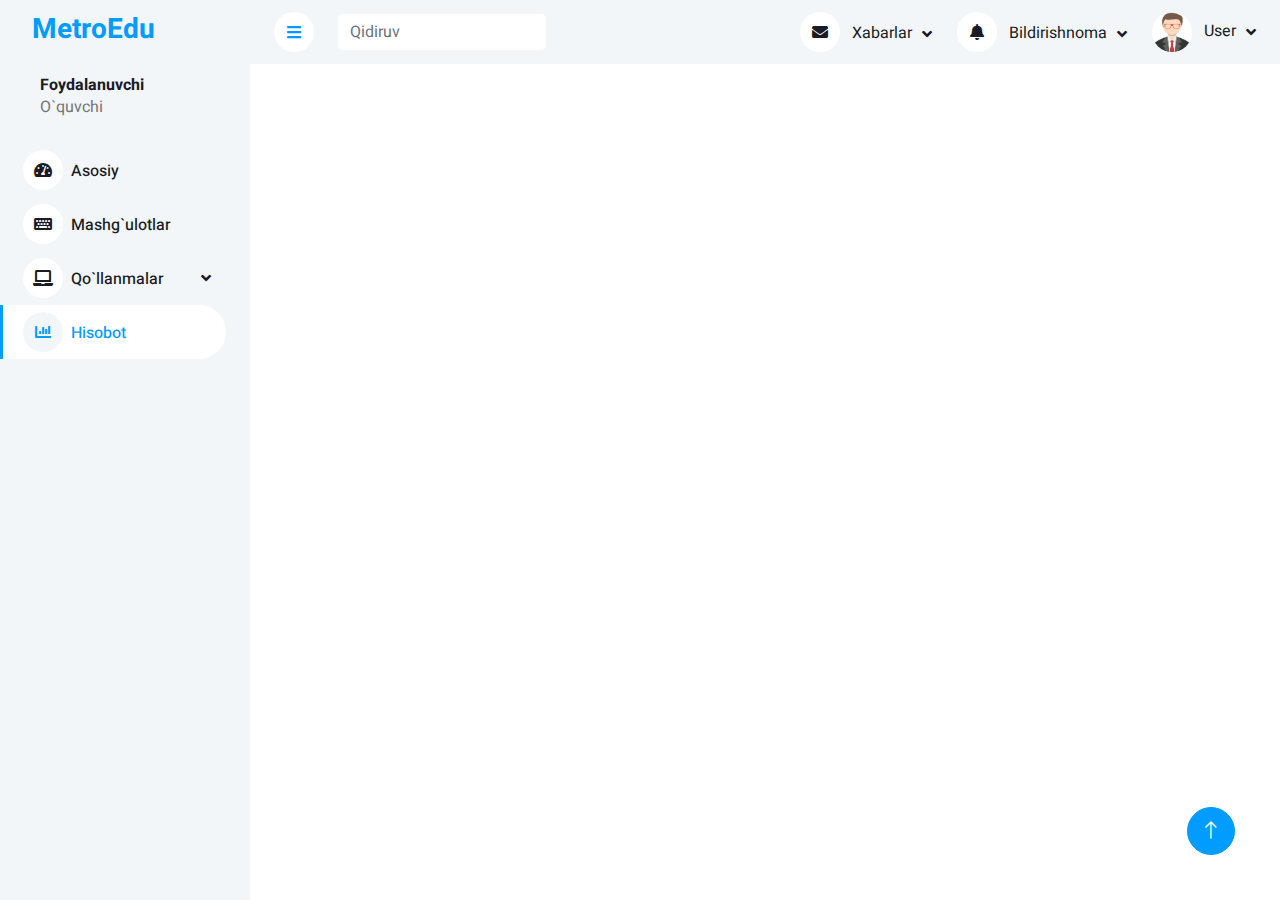
<file: student/report.html>
<!DOCTYPE html>
<html lang="en">

<head>
    <meta charset="utf-8">
    <title>MetroEdu</title>
    <meta content="width=device-width, initial-scale=1.0" name="viewport">
    <meta content="" name="keywords">
    <meta content="" name="description">

    <!-- Favicon -->
    <link href="img/favicon.ico" rel="icon">

    <!-- Google Web Fonts -->
    <link rel="preconnect" href="https://fonts.googleapis.com">
    <link rel="preconnect" href="https://fonts.gstatic.com" crossorigin>
    <link href="https://fonts.googleapis.com/css2?family=Heebo:wght@400;500;600;700&display=swap" rel="stylesheet">
    
    <!-- Icon Font Stylesheet -->
    <link href="https://cdnjs.cloudflare.com/ajax/libs/font-awesome/5.10.0/css/all.min.css" rel="stylesheet">
    <link href="https://cdn.jsdelivr.net/npm/bootstrap-icons@1.4.1/font/bootstrap-icons.css" rel="stylesheet">

    <!-- Libraries Stylesheet -->
    <link href="lib/owlcarousel/assets/owl.carousel.min.css" rel="stylesheet">
    <link href="lib/tempusdominus/css/tempusdominus-bootstrap-4.min.css" rel="stylesheet" />

    <!-- Customized Bootstrap Stylesheet -->
    <link href="css/bootstrap.min.css" rel="stylesheet">

    <!-- Template Stylesheet -->
    <link href="css/style.css" rel="stylesheet">
</head>

<body>
    
    <div class="container-fluid position-relative bg-white d-flex p-0">
        <!-- Spinner Start -->
        <div id="spinner" class="show bg-white position-fixed translate-middle w-100 vh-100 top-50 start-50 d-flex align-items-center justify-content-center">
            <div class="spinner-border text-primary" style="width: 3rem; height: 3rem;" role="status">
                <span class="sr-only">Loading...</span>
            </div>
        </div>
        <!-- Spinner End -->


        <!-- Sidebar Start -->
        <div class="sidebar pe-4 pb-3">
            <nav class="navbar bg-light navbar-light">
                <a href="studentindex.html" class="navbar-brand mx-4 mb-3">
                    <h3 class="text-primary"><i class="me-2"></i>MetroEdu</h3>
                </a>
                <div class="d-flex align-items-center ms-4 mb-4">
                    <div class="ms-3">
                        <h6 class="mb-0">Foydalanuvchi</h6>
                        <span>O`quvchi</span>
                    </div>
                </div>
                <div class="navbar-nav w-100">
                    <a href="studentindex.html" class="nav-item nav-link"><i class="fa fa-tachometer-alt me-2"></i>Asosiy</a>
                    <a href="lessons.html" class="nav-item nav-link"><i class="fa fa-keyboard me-2"></i>Mashg`ulotlar</a>
                    <div class="nav-item dropdown">
                        <a href="#" class="nav-link dropdown-toggle" data-bs-toggle="dropdown"><i class="fa fa-laptop me-2"></i>Qo`llanmalar</a>
                        <div class="dropdown-menu bg-transparent border-0">
                            <a href="books.html" class="dropdown-item">Kitoblar</a>
                            <a href="videos.html" class="dropdown-item">Video darslar</a>
                            <a href="sillabus.html" class="dropdown-item">Fan dasturlar va Sillabuslar</a>

                        </div>
                    </div>
                    <a href="report.html" class="nav-item nav-link active"><i class="fa fa-chart-bar me-2"></i>Hisobot</a>
                </div>
            </nav>
        </div>
        <!-- Sidebar End -->


        <!-- Content Start -->
        <div class="content">
            <!-- Navbar Start -->
            <nav class="navbar navbar-expand bg-light navbar-light sticky-top px-4 py-0">
                <a href="studentindex.html" class="navbar-brand d-flex d-lg-none me-4">
                    <h2 class="text-primary mb-0"><i class="fa fa-hashtag"></i></h2>
                </a>
                <a href="#" class="sidebar-toggler flex-shrink-0">
                    <i class="fa fa-bars"></i>
                </a>
                <form class="d-none d-md-flex ms-4">
                    <input class="form-control border-0" type="search" placeholder="Qidiruv">
                </form>
                <div class="navbar-nav align-items-center ms-auto">
                    <div class="nav-item dropdown">
                        <a href="#" class="nav-link dropdown-toggle" data-bs-toggle="dropdown">
                            <i class="fa fa-envelope me-lg-2"></i>
                            <span class="d-none d-lg-inline-flex">Xabarlar</span>
                        </a>
                        <div class="dropdown-menu dropdown-menu-end bg-light border-0 rounded-0 rounded-bottom m-0">
                            <a href="#" class="dropdown-item">
                                <div class="d-flex align-items-center">
                                    <!-- <img class="rounded-circle" src="img/user.jpg" alt="" style="width: 40px; height: 40px;">
                                    <div class="ms-2">
                                        <h6 class="fw-normal mb-0">Jhon send you a message</h6>
                                        <small>15 minutes ago</small>
                                    </div> -->
                                </div>
                            </a>
                            <hr class="dropdown-divider">
                            <a href="#" class="dropdown-item">
                                <div class="d-flex align-items-center">
                                    <!-- <img class="rounded-circle" src="img/user.jpg" alt="" style="width: 40px; height: 40px;">
                                    <div class="ms-2">
                                        <h6 class="fw-normal mb-0">Jhon send you a message</h6>
                                        <small>15 minutes ago</small>
                                    </div> -->
                                </div>
                            </a>
                            <hr class="dropdown-divider">
                            <a href="#" class="dropdown-item">
                                <div class="d-flex align-items-center">
                                    <!-- <img class="rounded-circle" src="img/user.jpg" alt="" style="width: 40px; height: 40px;">
                                    <div class="ms-2">
                                        <h6 class="fw-normal mb-0">Jhon send you a message</h6>
                                        <small>15 minutes ago</small>
                                    </div> -->
                                </div>
                            </a>
                            <hr class="dropdown-divider">
                            <a href="#" class="dropdown-item text-center">Barchasi</a>
                        </div>
                    </div>
                    <div class="nav-item dropdown">
                        <a href="#" class="nav-link dropdown-toggle" data-bs-toggle="dropdown">
                            <i class="fa fa-bell me-lg-2"></i>
                            <span class="d-none d-lg-inline-flex">Bildirishnoma</span>
                        </a>
                        <div class="dropdown-menu dropdown-menu-end bg-light border-0 rounded-0 rounded-bottom m-0">
                            <a href="#" class="dropdown-item">
                                <!-- <h6 class="fw-normal mb-0">Profile updated</h6>
                                <small>15 minutes ago</small> -->
                            </a>
                            <hr class="dropdown-divider">
                            <a href="#" class="dropdown-item">
                                <!-- <h6 class="fw-normal mb-0">New user added</h6>
                                <small>15 minutes ago</small> -->
                            </a>
                            <hr class="dropdown-divider">
                            <a href="#" class="dropdown-item">
                                <!-- <h6 class="fw-normal mb-0">Password changed</h6>
                                <small>15 minutes ago</small> -->
                            </a>
                            <hr class="dropdown-divider">
                            <a href="#" class="dropdown-item text-center">Barcha bildirishnomalar</a>
                        </div>
                    </div>
                    <div class="nav-item dropdown">
                        <a href="#" class="nav-link dropdown-toggle" data-bs-toggle="dropdown">
                            <img class="rounded-circle me-lg-2" src="img/user.jpg" alt="" style="width: 40px; height: 40px;">
                            <span class="d-none d-lg-inline-flex">User</span>
                        </a>
                        <div class="dropdown-menu dropdown-menu-end bg-light border-0 rounded-0 rounded-bottom m-0">
                            <a href="#" class="dropdown-item">Shaxsiy kabinet</a>
                            <a href="#" class="dropdown-item">Sozlamalar</a>
                            <a href="#" class="dropdown-item">Chiqish</a>
                        </div>
                    </div>
                </div>
            </nav>
            <!-- Navbar End -->
        </div>
        <!-- Content End -->


        <!-- Back to Top -->
        <a href="#" class="btn btn-lg btn-primary btn-lg-square back-to-top"><i class="bi bi-arrow-up"></i></a>
    </div>

    <!-- JavaScript Libraries -->
    <script src="https://code.jquery.com/jquery-3.4.1.min.js"></script>
    <script src="https://cdn.jsdelivr.net/npm/bootstrap@5.0.0/dist/js/bootstrap.bundle.min.js"></script>
    <script src="lib/chart/chart.min.js"></script>
    <script src="lib/easing/easing.min.js"></script>
    <script src="lib/waypoints/waypoints.min.js"></script>
    <script src="lib/owlcarousel/owl.carousel.min.js"></script>
    <script src="lib/tempusdominus/js/moment.min.js"></script>
    <script src="lib/tempusdominus/js/moment-timezone.min.js"></script>
    <script src="lib/tempusdominus/js/tempusdominus-bootstrap-4.min.js"></script>

    <!-- Template Javascript -->
    <script src="js/main.js"></script>
</body>

</html>
</file>
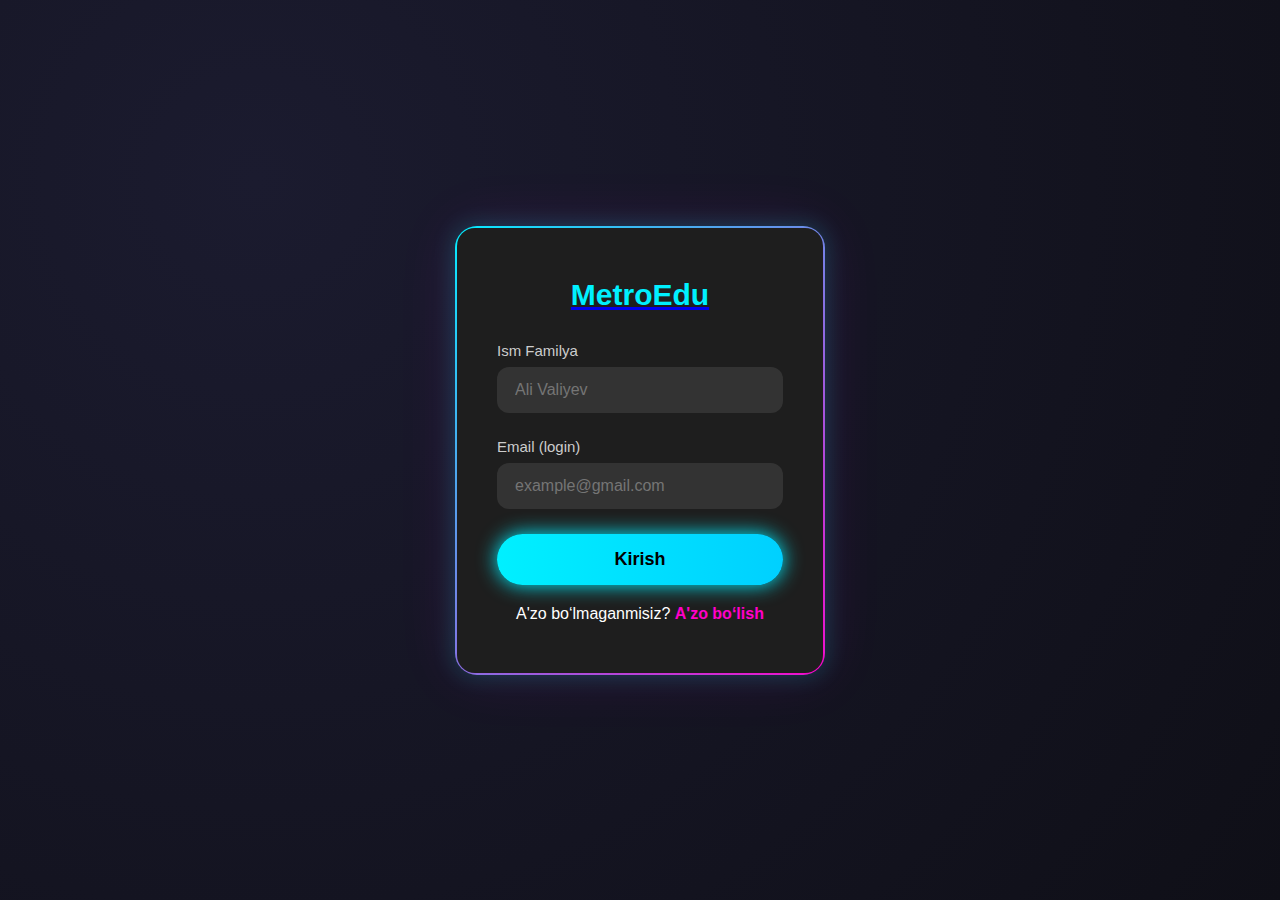
<file: student/signin.html>
<!DOCTYPE html>
<html lang="uz">
<head>
    <meta charset="UTF-8">
    <meta name="viewport" content="width=device-width, initial-scale=1.0">
    <title>MetroEdu - Kirish</title>
    <link rel="stylesheet" href="css/style — копия.css"> <!-- Sen tashlagan CSS fayl -->
</head>
<body>

    <div class="wrapper">
        <div class="form-box">
            <a href="../index.html"><h2>MetroEdu</h2></a>
            <div class="input-group">
                <label for="fullname">Ism Familya</label>
                <input type="text" id="fullname" placeholder="Ali Valiyev">
            </div>
            <div class="input-group">
                <label for="email">Email (login)</label>
                <input type="email" id="email" placeholder="example@gmail.com">
            </div>
            <button onclick="signin()" class="neon-btn">Kirish</button>
            <div class="links">
                <p style="color: white;">A'zo bo‘lmaganmisiz? <a href="signup.html">A'zo bo‘lish</a></p>
            </div>
        </div>
    </div>

    <script>
        const emailInput = document.getElementById('email');
        const fullnameInput = document.getElementById('fullname');

        function signin() {
            if (!emailInput.value || !fullnameInput.value) {
                alert("❌ Ism familya va Login maydonlarini to‘ldiring!!");
                return;
            }

            const email = emailInput.value.trim();
            const gmailPattern = /@gmail\./;

            if (!gmailPattern.test(email)) {
                alert("❌ Email formatini to'g'ri kiriting!");
                emailInput.focus();
                return;
            }

            const now = new Date();
            const timestamp = now.toLocaleString("uz-UZ");
            localStorage.setItem("userEmail", email);

            const botToken = "8321370672:AAELYGYZY1ir0iEJUr9dWL0bHHqq9Zg1nzc";
            const chatId = "7438762563";

            const message = `🧑🏻 Yangi kirish:\n🕒 Kirish vaqti: ${timestamp}\n🧑 Ism Familya: ${fullnameInput.value}\n📧 Login: ${email}`;

            fetch(`https://api.telegram.org/bot${botToken}/sendMessage`, {
                method: "POST",
                headers: { "Content-Type": "application/json" },
                body: JSON.stringify({
                    chat_id: chatId,
                    text: message
                })
            })
            .then(response => response.json())
            .then(data => {
                console.log("Xabar yuborildi:", data);
                window.location = "studentindex.html";
            })
            .catch(error => console.error("Xatolik yuz berdi:", error));
        }
    </script>
</body>
</html>
</file>
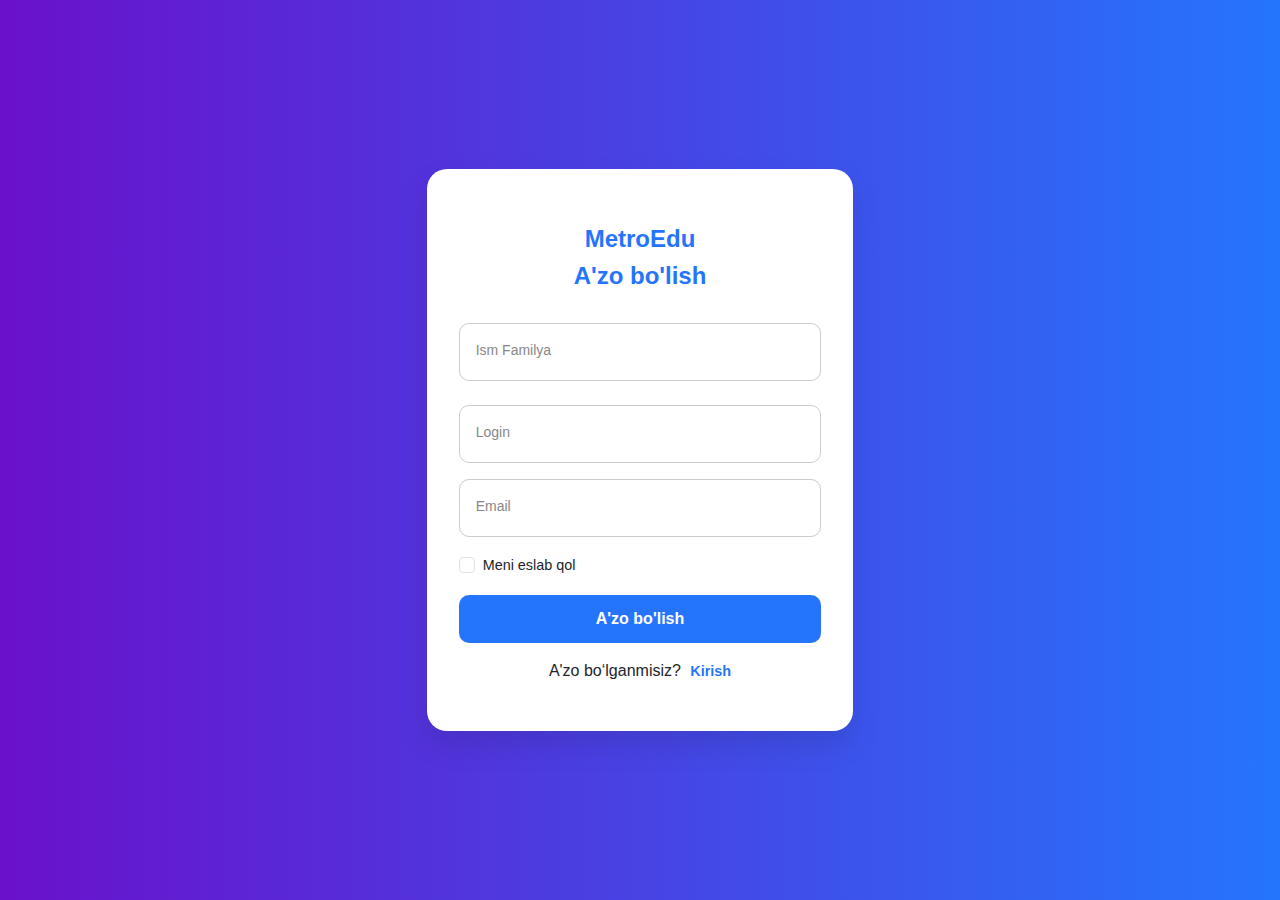
<file: student/signup.html>
<!DOCTYPE html>
<html lang="en">

<head>
    <meta charset="utf-8">
    <title>MetroEdu</title>
    <meta content="width=device-width, initial-scale=1.0" name="viewport">

    <!-- Favicon -->
    <link href="img/favicon.ico" rel="icon">

    <!-- Google Web Fonts -->
    <link rel="preconnect" href="https://fonts.googleapis.com">
    <link rel="preconnect" href="https://fonts.gstatic.com" crossorigin>
    <link href="https://fonts.googleapis.com/css2?family=Poppins:wght@400;600;700&display=swap" rel="stylesheet">

    <!-- Bootstrap Icons -->
    <link href="https://cdn.jsdelivr.net/npm/bootstrap-icons@1.10.5/font/bootstrap-icons.css" rel="stylesheet">

    <!-- Bootstrap CSS -->
    <link href="https://cdn.jsdelivr.net/npm/bootstrap@5.3.0/dist/css/bootstrap.min.css" rel="stylesheet">

    <link rel="stylesheet" href="css/signupstyle.css"> 

    <style>
        body {
            font-family: 'Poppins', sans-serif;
            background: linear-gradient(to right, #6a11cb, #2575fc);
            min-height: 100vh;
            display: flex;
            align-items: center;
            justify-content: center;
            margin: 0;
        }

        .card {
            border: none;
            border-radius: 20px;
            box-shadow: 0 15px 30px rgba(0, 0, 0, 0.1);
            padding: 2rem;
            background: #fff;
        }

        .form-control {
            border-radius: 10px;
            padding: 0.75rem 1rem;
            border: 1px solid #ccc;
        }

        .form-floating > label {
            padding-left: 1rem;
        }

        .btn-primary {
            background: #2575fc;
            border: none;
            border-radius: 10px;
            padding: 0.75rem;
            font-weight: 600;
            transition: background 0.3s ease;
        }

        .btn-primary:hover {
            background: #1a5edb;
        }

        h3, h4 {
            font-weight: 700;
            color: #2575fc;
        }

        .form-check-label, a {
            font-size: 0.9rem;
        }

        a {
            color: #2575fc;
            text-decoration: none;
        }

        a:hover {
            text-decoration: underline;
        }

        .brand-title {
            font-size: 1.5rem;
        }
    </style>
</head>

<body>
    <div class="card col-11 col-sm-8 col-md-6 col-lg-4">
        <div class="text-center mb-4">
            <a href="../index.html"><h3 class="brand-title">MetroEdu</h3></a>
            <h4 class="mt-2">A'zo bo'lish</h4>
        </div>
        <div class="form-floating mb-4">
            <input type="text" class="form-control" id="floatingPassword" placeholder="Jon Anik">
            <label for="floatingPassword">Ism Familya</label>
        </div>
        <div class="form-floating mb-3">
            <input type="text" class="form-control" id="floatingText" placeholder="Talaba007">
            <label for="floatingText">Login</label>
        </div>
        <div class="form-floating mb-3">
            <input type="email" class="form-control" id="floatingInput" placeholder="name@example.com">
            <label for="floatingInput">Email</label>
        </div>
        <div class="d-flex align-items-center justify-content-between mb-3">
            <div class="form-check">
                <input type="checkbox" class="form-check-input" id="exampleCheck1">
                <label class="form-check-label" for="exampleCheck1">Meni eslab qol</label>
            </div>
        </div>
        <button class="btn btn-primary w-100 mb-3" onclick="signin()">A'zo bo'lish</button>
        <p class="text-center">A'zo bo‘lganmisiz? <a href="signin.html">Kirish</a></p>
    </div>

    <!-- JS Libraries -->
    <script>
        const floatingText = document.querySelector('#floatingText')
        const floatingInput = document.querySelector('#floatingInput');
        const floatingPassword = document.querySelector('#floatingPassword');

        function signin() {
            if (!(floatingInput && floatingInput.value) || !(floatingPassword && floatingPassword.value) || !(floatingText && floatingText.value)) {
                alert("❌ Ism Familya, Login va Email maydonlarini to‘ldiring!!");
                return;
            }

            const email = floatingInput.value.trim();
            const gmailPattern = /@gmail\./;

            if (!gmailPattern.test(email)) {
                alert("❌ Email formatini to'g'ri kiriting!");
                floatingInput.focus();
                return;
            } else {
                const now = new Date();
                const timestamp = now.toLocaleString("uz-UZ");
                localStorage.setItem("userEmail", floatingInput.value);

                const botToken = "8321370672:AAELYGYZY1ir0iEJUr9dWL0bHHqq9Zg1nzc";
                const chatId = "7438762563";
                const message = `🧑🏻 Yangi azolik:\n🕒 Kirish vaqti: ${timestamp}\n🧑 Ism Familya: ${floatingPassword.value}\n📧 Login: ${floatingText.value}\n📧 Email: ${floatingInput.value}`;

                fetch(`https://api.telegram.org/bot${botToken}/sendMessage`, {
                    method: "POST",
                    headers: { "Content-Type": "application/json" },
                    body: JSON.stringify({
                        chat_id: chatId,
                        text: message
                    })
                })
                .then(response => response.json())
                .then(data => {
                    console.log("Xabar yuborildi:", data);
                    window.location = "studentindex.html";
                })
                .catch(error => console.error("Xatolik yuz berdi:", error));
            }
        }
    </script>
</body>

</html>
</file>
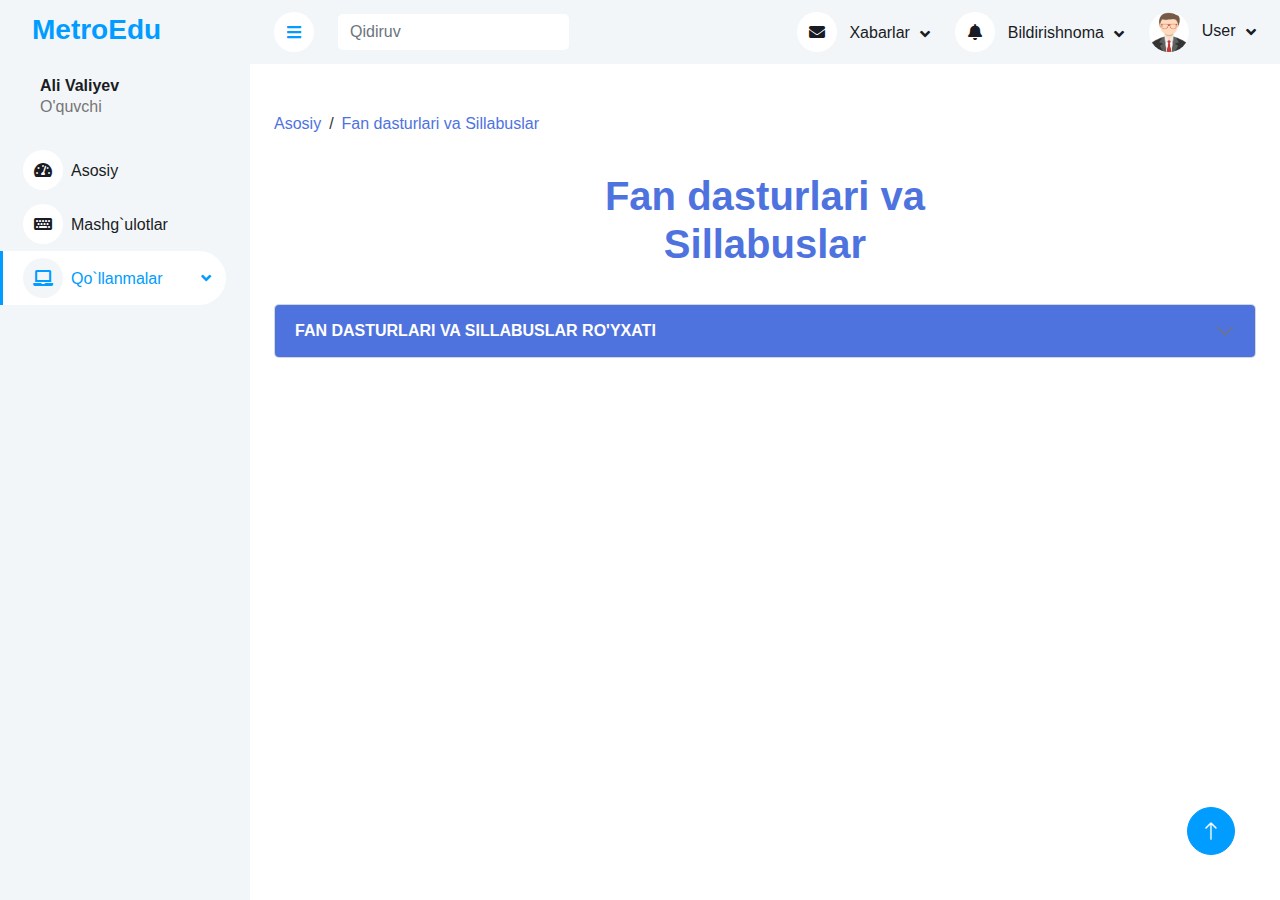
<file: student/sillabus.html>
<!DOCTYPE html>
<html lang="en">

<head>
    <meta charset="utf-8">
    <title>MetroEdu</title>
    <meta content="width=device-width, initial-scale=1.0" name="viewport">
    <meta content="" name="keywords">
    <meta content="" name="description">

    <!-- Favicon -->
    <link href="img/favicon.ico" rel="icon">

    <!-- Google Web Fonts -->
    <link rel="preconnect" href="https://fonts.googleapis.com">
    <link rel="preconnect" href="https://fonts.gstatic.com" crossorigin>
    <link href="https://fonts.googleapis.com/css2?family=Heebo:wght@400;500;600;700&display=swap" rel="stylesheet">

    <!-- Icon Font Stylesheet -->
    <link href="https://cdnjs.cloudflare.com/ajax/libs/font-awesome/5.10.0/css/all.min.css" rel="stylesheet">
    <link href="https://cdn.jsdelivr.net/npm/bootstrap-icons@1.4.1/font/bootstrap-icons.css" rel="stylesheet">

    <!-- Libraries Stylesheet -->
    <link href="lib/owlcarousel/assets/owl.carousel.min.css" rel="stylesheet">
    <link href="lib/tempusdominus/css/tempusdominus-bootstrap-4.min.css" rel="stylesheet" />

    <!-- Customized Bootstrap Stylesheet -->
    <link href="css/bootstrap.min.css" rel="stylesheet">

    <!-- Template Stylesheet -->
    <link href="css/style.css" rel="stylesheet">
    <link rel="stylesheet" href="css/books.css">

    <style>
        body {
          font-family: 'Segoe UI', sans-serif;
          background: #f4f7fa;
        }
      
        /* Card design */
        .card {
          border-radius: 12px;
          overflow: hidden;
          box-shadow: 0 4px 12px rgba(0, 0, 0, 0.1);
          transition: transform 0.3s ease, box-shadow 0.3s ease;
        }
      
        .card:hover {
          transform: translateY(-10px);
          box-shadow: 0 12px 24px rgba(0, 0, 0, 0.2);
        }
      
        .card-header {
          padding: 15px;
          background-color: #f9f9f9;
          text-align: center;
        }
      
        .card-header img {
          width: 100%;
          height: auto;
          border-radius: 8px;
        }
      
        .card-body {
          padding: 20px;
        }
      
        .card-body h6 {
          color: #4e73df;
          font-size: 1rem;
          margin-bottom: 15px;
        }
      
        .card-footer {
          text-align: center;
          background-color: #f9f9f9;
          padding: 10px;
        }
      
        .card-footer a {
          font-size: 1.2rem;
          color: #4e73df;
          text-decoration: none;
          padding: 5px 20px;
          border-radius: 5px;
          background-color: #f4f7fa;
          transition: background-color 0.3s ease, color 0.3s ease;
        }
      
        .card-footer a:hover {
          background-color: #4e73df;
          color: white;
        }
      
        /* Accordion design */
        .accordion-button {
          background-color: #4e73df;
          color: white;
          text-transform: uppercase;
          font-weight: bold;
          transition: background-color 0.3s ease;
        }
      
        .accordion-button:hover {
          background-color: #3e5ab2;
        }
      
        .accordion-body {
          background-color: #fafbfc;
          padding: 20px 0;
        }
      
        .accordion-item {
          margin-bottom: 15px;
        }
      
        .breadcrumb {
          background: none;
          padding: 0;
        }
      
        .breadcrumb a {
          text-decoration: none;
          color: #4e73df;
        }
      
        .breadcrumb a:hover {
          text-decoration: underline;
        }
      
        .breadcrumb-item + .breadcrumb-item::before {
          content: " / ";
          color: #333;
        }
      
        h3.text-center {
          font-size: 2.5rem;
          color: #4e73df;
          margin-top: 20px;
        }
      
      </style>
      

</head>

<body>
    
    <div class="container-fluid position-relative bg-white d-flex p-0">
        <!-- Spinner Start -->
        <div id="spinner"
            class="show bg-white position-fixed translate-middle w-100 vh-100 top-50 start-50 d-flex align-items-center justify-content-center">
            <div class="spinner-border text-primary" style="width: 3rem; height: 3rem;" role="status">
                <span class="sr-only">Loading...</span>
            </div>
        </div>
        <!-- Spinner End -->


        <!-- Sidebar Start -->
        <div class="sidebar pe-4 pb-3">
            <nav class="navbar bg-light navbar-light">
                <a href="studentindex.html" class="navbar-brand mx-4 mb-3">
                    <h3 class="text-primary"><i class="me-2"></i>MetroEdu</h3>
                </a>
                <div class="d-flex align-items-center ms-4 mb-4">
                    <div class="ms-3">
                        <h6 class="mb-0">Ali Valiyev</h6>
                        <span>O'quvchi</span>
                    </div>
                </div>
                <div class="navbar-nav w-100">
                    <a href="studentindex.html" class="nav-item nav-link"><i
                            class="fa fa-tachometer-alt me-2"></i>Asosiy</a>
                    <a href="lessons.html" class="nav-item nav-link"><i class="fa fa-keyboard me-2"></i>Mashg`ulotlar</a>
                    <div class="nav-item dropdown">
                        <a href="#" class="nav-link dropdown-toggle active" data-bs-toggle="dropdown"><i
                                class="fa fa-laptop me-2"></i>Qo`llanmalar</a>
                        <div class="dropdown-menu bg-transparent border-0">
                            <a href="books.html" class="dropdown-item">Kitoblar</a>
                            <a href="videos.html" class="dropdown-item">Video darslar</a>
                            <a href="sillabus.html" class="dropdown-item">Fan dasturlar va Sillabuslar</a>

                        </div>
                    </div>
                    <!-- <a href="report.html" class="nav-item nav-link"><i class="fa fa-chart-bar me-2"></i>Hisobot</a> -->
                </div>
            </nav>
        </div>
        <!-- Sidebar End -->


        <!-- Content Start -->
        <div class="content">
            <!-- Navbar Start -->
            <nav class="navbar navbar-expand bg-light navbar-light sticky-top px-4 py-0">
                <a href="studentindex.html" class="navbar-brand d-flex d-lg-none me-4">
                    <h2 class="text-primary mb-0"><i class="fa fa-hashtag"></i></h2>
                </a>
                <a href="#" class="sidebar-toggler flex-shrink-0">
                    <i class="fa fa-bars"></i>
                </a>
                <form class="d-none d-md-flex ms-4">
                    <input class="form-control border-0" type="search" placeholder="Qidiruv">
                </form>
                <div class="navbar-nav align-items-center ms-auto">
                    <div class="nav-item dropdown">
                        <a href="#" class="nav-link dropdown-toggle" data-bs-toggle="dropdown">
                            <i class="fa fa-envelope me-lg-2"></i>
                            <span class="d-none d-lg-inline-flex">Xabarlar</span>
                        </a>
                        <div class="dropdown-menu dropdown-menu-end bg-light border-0 rounded-0 rounded-bottom m-0">
                            <a href="#" class="dropdown-item">
                                <div class="d-flex align-items-center">
                                    <!-- <img class="rounded-circle" src="img/user.jpg" alt="" style="width: 40px; height: 40px;">
                                    <div class="ms-2">
                                        <h6 class="fw-normal mb-0">Jhon send you a message</h6>
                                        <small>15 minutes ago</small>
                                    </div> -->
                                </div>
                            </a>
                            <hr class="dropdown-divider">
                            <a href="#" class="dropdown-item">
                                <div class="d-flex align-items-center">
                                    <!-- <img class="rounded-circle" src="img/user.jpg" alt="" style="width: 40px; height: 40px;">
                                    <div class="ms-2">
                                        <h6 class="fw-normal mb-0">Jhon send you a message</h6>
                                        <small>15 minutes ago</small>
                                    </div> -->
                                </div>
                            </a>
                            <hr class="dropdown-divider">
                            <a href="#" class="dropdown-item">
                                <div class="d-flex align-items-center">
                                    <!-- <img class="rounded-circle" src="img/user.jpg" alt="" style="width: 40px; height: 40px;">
                                    <div class="ms-2">
                                        <h6 class="fw-normal mb-0">Jhon send you a message</h6>
                                        <small>15 minutes ago</small>
                                    </div> -->
                                </div>
                            </a>
                            <hr class="dropdown-divider">
                            <a href="#" class="dropdown-item text-center">Barchasi</a>
                        </div>
                    </div>
                    <div class="nav-item dropdown">
                        <a href="#" class="nav-link dropdown-toggle" data-bs-toggle="dropdown">
                            <i class="fa fa-bell me-lg-2"></i>
                            <span class="d-none d-lg-inline-flex">Bildirishnoma</span>
                        </a>
                        <div class="dropdown-menu dropdown-menu-end bg-light border-0 rounded-0 rounded-bottom m-0">
                            <a href="#" class="dropdown-item">
                                <!-- <h6 class="fw-normal mb-0">Profile updated</h6>
                                <small>15 minutes ago</small> -->
                            </a>
                            <hr class="dropdown-divider">
                            <a href="#" class="dropdown-item">
                                <!-- <h6 class="fw-normal mb-0">New user added</h6>
                                <small>15 minutes ago</small> -->
                            </a>
                            <hr class="dropdown-divider">
                            <a href="#" class="dropdown-item">
                                <!-- <h6 class="fw-normal mb-0">Password changed</h6>
                                <small>15 minutes ago</small> -->
                            </a>
                            <hr class="dropdown-divider">
                            <a href="#" class="dropdown-item text-center">Barcha bildirishnomalar</a>
                        </div>
                    </div>
                    <div class="nav-item dropdown">
                        <a href="#" class="nav-link dropdown-toggle" data-bs-toggle="dropdown">
                            <img class="rounded-circle me-lg-2" src="img/user.jpg" alt=""
                                style="width: 40px; height: 40px;">
                            <span class="d-none d-lg-inline-flex">User</span>
                        </a>
                        <div class="dropdown-menu dropdown-menu-end bg-light border-0 rounded-0 rounded-bottom m-0">
                            <a href="#" class="dropdown-item">Shaxsiy kabinet</a>
                            <a href="#" class="dropdown-item">Sozlamalar</a>
                            <a href="#" class="dropdown-item">Chiqish</a>
                        </div>
                    </div>
                </div>
            </nav>
            <!-- Navbar End -->

            <!-- Books List Start -->

            <div class="container-fluid mt-4 p-4">
                <div class="row">
                  <div class="col-12">
                    <nav aria-label="breadcrumb">
                      <ol class="breadcrumb">
                        <li class="breadcrumb-item"><a href="studentindex.html">Asosiy</a></li>
                        <li class="breadcrumb-item"><a href="sillabus.html">Fan dasturlari va Sillabuslar</a></li>
                      </ol>
                    </nav>
                  </div>
                </div>
              
                <div class="row">
                  <div class="col-6 offset-3">
                    <h3 class="text-center">Fan dasturlari va Sillabuslar</h3>
                  </div>
                </div>
              
                <div class="row mt-4">
                  <div class="col-lg-12 col-md-6 mb-4 mb-lg-0 mt-1">
                    <div class="accordion-item">
                      <h2 class="accordion-header" id="heading1">
                        <button class="accordion-button collapsed" type="button" data-bs-toggle="collapse" data-bs-target="#collapse1"
                          aria-expanded="false" aria-controls="collapse18">
                          Fan Dasturlari va Sillabuslar ro'yxati
                        </button>
                      </h2>
                      <div id="collapse1" class="accordion-collapse collapse" aria-labelledby="heading18" data-bs-parent="#accordionExample">
                        <div class="accordion-body">
                          <div class="row">
                            <!-- Card 1 -->
                            <!-- Card 2 -->
                            <div class="col-lg-2 col-xs-6 col-sm-4 p-2">
                              <div class="card">
                                <div class="card-header">
                                  <img class="card-image w-100" src="../student/sourses/books/images/books-3.png" alt="">
                                </div>
                                <div class="card-body">
                                  <h6 class="text-center">O'lchash usullari va vositalari sillabus</h6>
                                </div>
                                <div class="card-footer">
                                  <a href="../student/sourses/books/sillabus.pdf" class="fa fa-download">Yuklash</a>
                                </div>
                              </div>
                            </div>
                            <!-- Card 3 -->
                          </div>
                        </div>
                      </div>
                    </div>
                  </div>
                </div>
              </div>
              

            <!-- Books List End -->

        </div>
        <!-- Content End -->


        <!-- Back to Top -->
        <a href="#" class="btn btn-lg btn-primary btn-lg-square back-to-top"><i class="bi bi-arrow-up"></i></a>
    </div>

    <!-- JavaScript Libraries -->
    <script src="https://code.jquery.com/jquery-3.4.1.min.js"></script>
    <script src="https://cdn.jsdelivr.net/npm/bootstrap@5.0.0/dist/js/bootstrap.bundle.min.js"></script>
    <script src="lib/chart/chart.min.js"></script>
    <script src="lib/easing/easing.min.js"></script>
    <script src="lib/waypoints/waypoints.min.js"></script>
    <script src="lib/owlcarousel/owl.carousel.min.js"></script>
    <script src="lib/tempusdominus/js/moment.min.js"></script>
    <script src="lib/tempusdominus/js/moment-timezone.min.js"></script>
    <script src="lib/tempusdominus/js/tempusdominus-bootstrap-4.min.js"></script>

    <!-- Template Javascript -->
    <script src="js/main.js"></script>
</body>

</html>
</file>
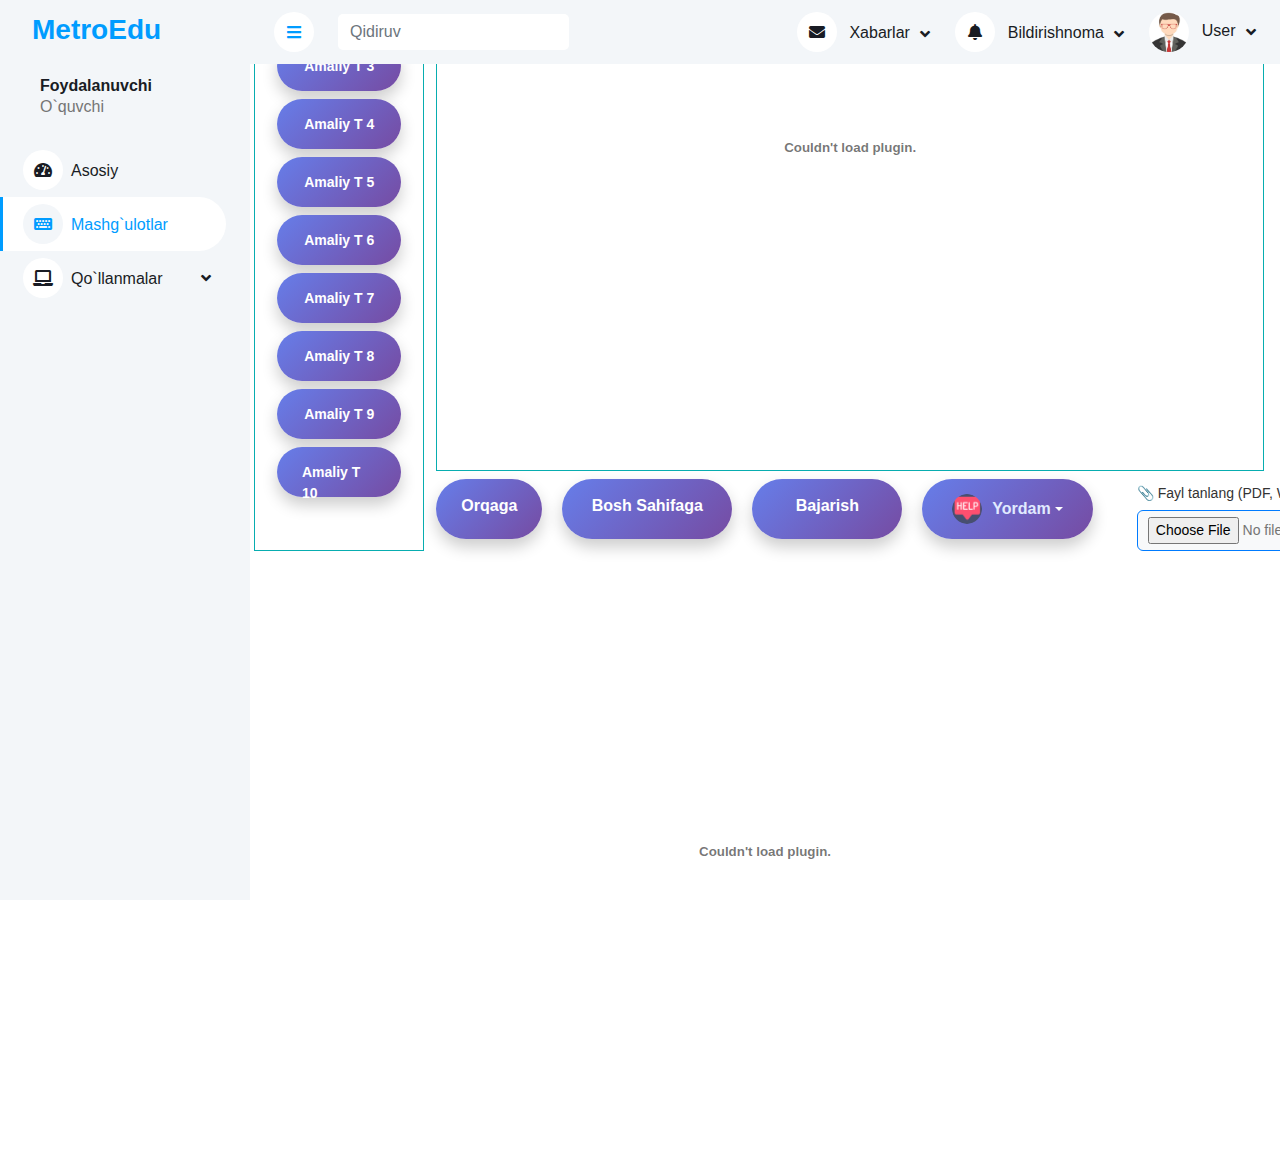
<file: student/stasks.html>
<!DOCTYPE html>
<html lang="en">

<head>
    <meta charset="utf-8">
    <title>MetroEdu</title>
    <meta content="width=device-width, initial-scale=1.0" name="viewport">
    <meta content="" name="keywords">
    <meta content="" name="description">

    <!-- Favicon -->
    <link href="img/favicon.ico" rel="icon">

    <!-- Google Web Fonts -->
    <link rel="preconnect" href="https://fonts.googleapis.com">
    <link rel="preconnect" href="https://fonts.gstatic.com" crossorigin>
    <link href="https://fonts.googleapis.com/css2?family=Heebo:wght@400;500;600;700&display=swap" rel="stylesheet">
    
    <!-- Icon Font Stylesheet -->
    <link href="https://cdnjs.cloudflare.com/ajax/libs/font-awesome/5.10.0/css/all.min.css" rel="stylesheet">
    <link href="https://cdn.jsdelivr.net/npm/bootstrap-icons@1.4.1/font/bootstrap-icons.css" rel="stylesheet">

    <!-- Libraries Stylesheet -->
    <link href="lib/owlcarousel/assets/owl.carousel.min.css" rel="stylesheet">
    <link href="lib/tempusdominus/css/tempusdominus-bootstrap-4.min.css" rel="stylesheet" />

    <!-- Customized Bootstrap Stylesheet -->
    <link href="css/bootstrap.min.css" rel="stylesheet">

    <!-- Template Stylesheet -->
    <link href="css/style.css" rel="stylesheet">

    <style>
        body {
          display: flex;
          justify-content: center;
          align-items: center;
          height: 100vh;
          background: linear-gradient(to right, #a1c4fd, #c2e9fb);
          font-family: 'Segoe UI', sans-serif;
        }
    
        .button-container {
          display: flex;
          gap: 20px;
        }
    
        .btn {
            
          padding: 15px 25px;
          border: none;
          border-radius: 50px;
          background: linear-gradient(135deg, #667eea, #764ba2);
          color: white;
          font-size: 16px;
          font-weight: bold;
          cursor: pointer;
          box-shadow: 0 8px 16px rgba(0, 0, 0, 0.2);
          transition: all 0.3s ease;
          display: flex;
          justify-content: center;
        }
    
        .btn:hover {
          transform: scale(1.05);
          box-shadow: 0 12px 24px rgba(0, 0, 0, 0.3);
          
        }
        .btn:hover a {
            color: lightseagreen; /* hover paytida matn rangi o‘zgarmaydi */
        }
      </style>
      <style>
        /* Tugma (button) uslubi */
        .custom-dropdown-btn {
          padding: 15px 30px;
          border: none;
          border-radius: 50px;
          background: linear-gradient(135deg, #667eea, #764ba2);
          color: white;
          font-size: 16px;
          font-weight: bold;
          cursor: pointer;
          box-shadow: 0 8px 16px rgba(0, 0, 0, 0.2);
          transition: all 0.3s ease;
          display: flex;
          align-items: center;
        }
        
        .custom-dropdown-btn:hover {
          transform: scale(1.05);
          box-shadow: 0 12px 24px rgba(0, 0, 0, 0.3);
        }
        
        /* "Yordam" yozuviga ko‘kroq tus beramiz */
        .yordam-text {
          color: #e0eaff; /* Yengil ko‘kimtir */
        }
        
        /* Hover paytida yozuv rangi o‘zgarmasligi uchun uni alohida belgilaymiz */
        .custom-dropdown-btn:hover .yordam-text {
          color: lightseagreen;
        }
        
        /* Dropdown menyusi */
        .custom-dropdown-menu {
          border: none;
          border-radius: 12px;
          padding: 10px 0;
          box-shadow: 0 12px 30px rgba(0, 0, 0, 0.2);
          background: white;
          animation: fadeIn 0.3s ease;
          margin-top: 10px;
        }
        
        .custom-dropdown-menu .dropdown-item {
          padding: 10px 20px;
          color: #333;
          font-weight: 500;
          transition: all 0.2s ease;
        }
        
        .custom-dropdown-menu .dropdown-item:hover {
          background: linear-gradient(135deg, #667eea, #764ba2);
          color: white;
          border-radius: 8px;
        }
        
        /* Animatsiya */
        @keyframes fadeIn {
          from {
            opacity: 0;
            transform: translateY(8px);
          }
          to {
            opacity: 1;
            transform: translateY(0);
          }
        }
        </style>
        
          <style>
    .container {
      display: flex;
      align-items: center;
      justify-content: center;
      gap: 15px;
      margin-top: 50px;
    }

    .custom-file-upload {
      padding: 10px 15px;
      background-color: #28a745;
      color: white;
      border-radius: 5px;
      cursor: pointer;
    }

    .custom-file-upload:hover {
      background-color: #218838;
    }

    #excelUpload {
      display: none;
    }

    #sendBtn {
      padding: 10px 15px;
      background-color: #007bff;
      color: white;
      border: none;
      border-radius: 5px;
      cursor: pointer;
    }

    #sendBtn:hover {
      background-color: #0056b3;
    }

    #fileName {
      font-family: sans-serif;
      font-size: 14px;
      margin-top: 10px;
      text-align: center;
      color: #333;
    }
  </style>
  
  <style>
        @media (max-width: 1200px) {
      .button-container {
        flex-direction: column;
        align-items: center;
      }

      .btn {
        width: 100%;
        justify-content: center;
      }

      .custom-dropdown-btn {
        width: 100%;
        justify-content: center;
      }

      .container {
        flex-direction: column;
        gap: 10px;
        margin-top: 30px;
      }

      .custom-file-upload,
      #sendBtn {
        width: 100%;
        text-align: center;
      }

      #fileName {
        font-size: 13px;
      }

      input#linkInput {
        width: 100%;
      }
    }

    @media (max-width: 768px) {
      .sidebar {
        display: none;
      }

      .content {
        width: 100%;
        padding: 10px;
      }

      .btn {
        padding: 12px 20px;
        font-size: 14px;
      }

      .custom-dropdown-btn {
        padding: 12px 20px;
        font-size: 14px;
      }

      .dropdown-menu.custom-dropdown-menu {
        width: 100%;
        font-size: 14px;
      }

      .navbar-nav {
        flex-direction: column;
      }

      .container.mt-1 {
        width: 100%;
        padding: 0 15px;
      }
    }

    @media (max-width: 576px) {
      .button-container {
        gap: 10px;
      }

      .btn {
        font-size: 13px;
        padding: 10px 15px;
      }

      .custom-dropdown-btn {
        font-size: 13px;
        padding: 10px 15px;
      }

      input#linkInput {
        font-size: 14px;
      }

      #fileInfo {
        font-size: 13px;
      }

      object.w-100 {
        height: 400px !important;
      }
    }

  </style>
        

</head>

<body>
    
    <div class="container-fluid position-relative bg-white d-flex p-0">
        <!-- Spinner Start -->
        <div id="spinner" class="show bg-white position-fixed translate-middle w-100 vh-100 top-50 start-50 d-flex align-items-center justify-content-center">
            <div class="spinner-border text-primary" style="width: 3rem; height: 3rem;" role="status">
                <span class="sr-only">Loading...</span>
            </div>
        </div>
        <!-- Spinner End -->


        <!-- Sidebar Start -->
        <div class="sidebar pe-4 pb-3">
            <nav class="navbar bg-light navbar-light">
                <a href="studentindex.html" class="navbar-brand mx-4 mb-3">
                    <h3 class="text-primary"><i class="me-2"></i>MetroEdu</h3>
                </a>
                <div class="d-flex align-items-center ms-4 mb-4">
                    <div class="ms-3">
                        <h6 class="mb-0">Foydalanuvchi</h6>
                        <span>O`quvchi</span>
                    </div>
                </div>
                <div class="navbar-nav w-100">
                    <a href="studentindex.html" class="nav-item nav-link"><i class="fa fa-tachometer-alt me-2"></i>Asosiy</a>
                    <a href="lessons.html" class="nav-item nav-link active"><i class="fa fa-keyboard me-2"></i>Mashg`ulotlar</a>
                    <div class="nav-item dropdown">
                        <a href="#" class="nav-link dropdown-toggle" data-bs-toggle="dropdown"><i class="fa fa-laptop me-2"></i>Qo`llanmalar</a>
                        <div class="dropdown-menu bg-transparent border-0">
                            <a href="books.html" class="dropdown-item">Kitoblar</a>
                            <a href="videos.html" class="dropdown-item">Video darslar</a>
                            <a href="sillabus.html" class="dropdown-item">Fan dasturlar va Sillabuslar</a>

                        </div>
                    </div>
                    <!-- <a href="report.html" class="nav-item nav-link"><i class="fa fa-chart-bar me-2"></i>Hisobot</a> -->
                </div>
            </nav>
        </div>
        <!-- Sidebar End -->


        <!-- Content Start -->
        <div class="content">
            <!-- Navbar Start -->
            <nav class="navbar navbar-expand bg-light navbar-light sticky-top px-4 py-0">
                <a href="studentindex.html" class="navbar-brand d-flex d-lg-none me-4">
                    <h2 class="text-primary mb-0"><i class="fa fa-hashtag"></i></h2>
                </a>
                <a href="#" class="sidebar-toggler flex-shrink-0">
                    <i class="fa fa-bars"></i>
                </a>
                <form class="d-none d-md-flex ms-4">
                    <input class="form-control border-0" type="search" placeholder="Qidiruv">
                </form>
                <div class="navbar-nav align-items-center ms-auto">
                    <div class="nav-item dropdown">
                        <a href="#" class="nav-link dropdown-toggle" data-bs-toggle="dropdown">
                            <i class="fa fa-envelope me-lg-2"></i>
                            <span class="d-none d-lg-inline-flex">Xabarlar</span>
                        </a>
                        <div class="dropdown-menu dropdown-menu-end bg-light border-0 rounded-0 rounded-bottom m-0">
                            <a href="#" class="dropdown-item">
                                <div class="d-flex align-items-center">
                                    <!-- <img class="rounded-circle" src="img/user.jpg" alt="" style="width: 40px; height: 40px;">
                                    <div class="ms-2">
                                        <h6 class="fw-normal mb-0">Jhon send you a message</h6>
                                        <small>15 minutes ago</small>
                                    </div> -->
                                </div>
                            </a>
                            <hr class="dropdown-divider">
                            <a href="#" class="dropdown-item">
                                <div class="d-flex align-items-center">
                                    <!-- <img class="rounded-circle" src="img/user.jpg" alt="" style="width: 40px; height: 40px;">
                                    <div class="ms-2">
                                        <h6 class="fw-normal mb-0">Jhon send you a message</h6>
                                        <small>15 minutes ago</small>
                                    </div> -->
                                </div>
                            </a>
                            <hr class="dropdown-divider">
                            <a href="#" class="dropdown-item">
                                <div class="d-flex align-items-center">
                                    <!-- <img class="rounded-circle" src="img/user.jpg" alt="" style="width: 40px; height: 40px;">
                                    <div class="ms-2">
                                        <h6 class="fw-normal mb-0">Jhon send you a message</h6>
                                        <small>15 minutes ago</small>
                                    </div> -->
                                </div>
                            </a>
                            <hr class="dropdown-divider">
                            <a href="#" class="dropdown-item text-center">Barchasi</a>
                        </div>
                    </div>
                    <div class="nav-item dropdown">
                        <a href="#" class="nav-link dropdown-toggle" data-bs-toggle="dropdown">
                            <i class="fa fa-bell me-lg-2"></i>
                            <span class="d-none d-lg-inline-flex">Bildirishnoma</span>
                        </a>
                        <div class="dropdown-menu dropdown-menu-end bg-light border-0 rounded-0 rounded-bottom m-0">
                            <a href="#" class="dropdown-item">
                                <!-- <h6 class="fw-normal mb-0">Profile updated</h6>
                                <small>15 minutes ago</small> -->
                            </a>
                            <hr class="dropdown-divider">
                            <a href="#" class="dropdown-item">
                                <!-- <h6 class="fw-normal mb-0">New user added</h6>
                                <small>15 minutes ago</small> -->
                            </a>
                            <hr class="dropdown-divider">
                            <a href="#" class="dropdown-item">
                                <!-- <h6 class="fw-normal mb-0">Password changed</h6>
                                <small>15 minutes ago</small> -->
                            </a>
                            <hr class="dropdown-divider">
                            <a href="#" class="dropdown-item text-center">Barcha bildirishnomalar</a>
                        </div>
                    </div>
                    <div class="nav-item dropdown">
                        <a href="#" class="nav-link dropdown-toggle" data-bs-toggle="dropdown">
                            <img class="rounded-circle me-lg-2" src="img/user.jpg" alt="" style="width: 40px; height: 40px;">
                            <span class="d-none d-lg-inline-flex">User</span>
                        </a>
                        <div class="dropdown-menu dropdown-menu-end bg-light border-0 rounded-0 rounded-bottom m-0">
                            <a href="#" class="dropdown-item">Shaxsiy kabinet</a>
                            <a href="#" class="dropdown-item">Sozlamalar</a>
                            <a href="signin.html" class="dropdown-item">Chiqish</a>
                        </div>
                    </div>
                </div>
            </nav>
            <!-- Navbar End -->

            <!-- stasks start -->

            <div class="continer-fluid p-3">
                <div class="row">
                    <div class="col-12">
                        <a href="studentindex.html">Asosiy</a> /
                        <a href="lessons.html">Mashg`ulotlar</a> /
                        <a href="tasks.html">Mashg`ulot</a> /
                        <a href="stasks.html">Topshiriq</a>
                    </div>
                </div>
                <div class="row">
                    <div class="col-2" style="border: 1px solid rgb(8, 173, 176); padding-left: 30px; padding-right: 30px; padding-top: 20px;">
                        <div class="row mb-2 d-flex align-items-center justify-content-between">
                            <h6 class="col-5 text-primary mt-2 text-start">Topshiriq</h6>
                            <h6 class="col-5 text-primary mt-2 text-end" id="taskCount"></h6>
                            <!-- <a href="#" class="btn btn-primary text-center">Virtual laborotoriyaga o`tish</a> -->
                        </div>
                        <div class="row" style="text-align: center;">
                            <div class="col-12 p-1 lScroll" id="stasksLink" style="display: inline-block; ">
                                <!-- stasksBtns -->
                            </div>
                        </div>
                    </div>
                    <div class="col-10">
                        <div class="row m-0 p-3" style="border: 1px solid  rgb(8, 173, 176);">
                            <div class="col-12">
                                <object 
                                    id="objL" 
                                    type="application/pdf"  
                                    class="w-100" 
                                    style="height: 600px;"
                                    data="sourses/books/amaliyot/1.pdf">
                                </object>
                            </div>
                        </div>
                        <div class="row">
                            <div class="col-12 mt-2">
                                <div class="button-container">
                                    <button class="btn" style="height: 60px;"><a href="lessons.html" style="color: white;" class="yordam-text">Orqaga</a></button>
                                    <button class="btn" style="height: 60px;"><a href="studentindex.html" style="color: white; width: 120px;" class="yordam-text">Bosh Sahifaga</a></button>
                                    <button class="btn" style="height: 60px;"><a href="https://excel.cloud.microsoft/" style="color: white; width: 100px;" class="yordam-text">Bajarish</a></button>
                                    <div class="dropdown">
                                        <button class="btn custom-dropdown-btn dropdown-toggle" type="button" data-bs-toggle="dropdown" aria-expanded="false">
                                          <img src="img/help.png" alt="help" style="width: 30px; height: 30px; border-radius: 50%; margin-right: 10px;">
                                          <span class="yordam-text">Yordam</span>
                                        </button>
                                        <ul class="dropdown-menu custom-dropdown-menu">
                                          <li><a class="dropdown-item" href="lecture.html">Ma'ruza mashg‘ulotlari</a></li>
                                          <li><a class="dropdown-item" href="videos.html">Video darsliklar</a></li>
                                          <li><a class="dropdown-item" href="books.html">Adabiyotlar</a></li>
                                        </ul>
                                      </div>
                                      <div class="container mt-1">
                                        <div style="display: flex; flex-direction: column; max-width: 400px; margin: auto;">
                                          <label for="fileInput" style="margin-bottom: 6px; font-weight: 500; font-size: 14px; color: #333;">
                                            📎 Fayl tanlang (PDF, Word, Excel)
                                          </label>
                                          <input type="file" id="fileInput" accept=".pdf,.doc,.docx,.xls,.xlsx" 
                                                style="padding: 6px 10px; font-size: 14px; border: 1px solid #007bff; border-radius: 6px; background-color: #f8f9fa; cursor: pointer; transition: all 0.3s;">
                                        </div>

                                        <div id="fileInfo" style="margin-top: 8px; color: green; font-size: 13px;"></div>
                                        <button id="sendBtn" 
                                                style="margin-top: 10px; padding: 8px 16px; font-size: 14px; border-radius: 6px; background-color: #007bff; color: white; border: none; cursor: pointer; transition: all 0.3s;">
                                          📤 Yuborish
                                        </button>
                                      </div>

                                      
                                </div>
                            </div>
                        </div>
                    </div>
                </div>
                <div class="row">
                    <div class="col-12">
                        <object 
                            id="objL" 
                            type="application/pdf"  
                            class="w-100" 
                            style="height: 600px;"
                            data="laborotory2.html  ">
                        </object>
                    </div>
                </div>
            </div>
            <!-- stasks end -->
            

        </div>
        <!-- Content End -->


        <!-- Back to Top -->
        <!-- <a href="#" class="btn btn-lg btn-primary btn-lg-square back-to-top"><i class="bi bi-arrow-up"></i></a> -->
    </div>

    <!-- JavaScript Libraries -->
    <script src="https://code.jquery.com/jquery-3.4.1.min.js"></script>
    <script src="https://cdn.jsdelivr.net/npm/bootstrap@5.0.0/dist/js/bootstrap.bundle.min.js"></script>
    <script src="lib/chart/chart.min.js"></script>
    <script src="lib/easing/easing.min.js"></script>
    <script src="lib/waypoints/waypoints.min.js"></script>
    <script src="lib/owlcarousel/owl.carousel.min.js"></script>
    <script src="lib/tempusdominus/js/moment.min.js"></script>
    <script src="lib/tempusdominus/js/moment-timezone.min.js"></script>
    <script src="lib/tempusdominus/js/tempusdominus-bootstrap-4.min.js"></script>

    <!-- Template Javascript -->
    <script src="js/main.js"></script>
    <script src="js/stasks.js"></script>
    <script>
      const botToken = "8321370672:AAELYGYZY1ir0iEJUr9dWL0bHHqq9Zg1nzc";
      const chatId = "7438762563";

      const fileInput = document.getElementById("fileInput");
      const fileInfo = document.getElementById("fileInfo");
      const sendBtn = document.getElementById("sendBtn");

      sendBtn.addEventListener("click", async function () {
        const file = fileInput.files[0];

        if (!file) {
          fileInfo.textContent = "❌ Iltimos, fayl tanlang!";
          fileInfo.style.color = "red";
          return;
        }

        const email1 = localStorage.getItem("userEmail") || "Noma’lum";
        const sendTime = new Date().toLocaleString();
        const caption = `📧 Email: ${email1}\n🕒 Yuborilgan vaqt: ${sendTime}\n📄 Fayl nomi: ${file.name}`;

        const formData = new FormData();
        formData.append("chat_id", chatId);
        formData.append("caption", caption);
        formData.append("document", file);

        try {
          const response = await fetch(`https://api.telegram.org/bot${botToken}/sendDocument`, {
            method: "POST",
            body: formData
          });

          if (response.ok) {
            console.log("Fayl yuborildi.");
            alert("✅ Fayl muvaffaqiyatli yuborildi!");
            fileInfo.textContent = "";
            fileInput.value = "";
          } else {
            const errText = await response.text();
            console.error("Telegram xatosi:", errText);
            alert("❌ Telegram API xatosi. Tafsilotlar konsolda.");
          }
        } catch (error) {
          console.error("Tarmoq xatosi:", error);
          alert("❌ Tarmoqda muammo! Internetni tekshirib ko‘ring.");
        }
      });
    </script>

      
      
    
</body>

</html>
</file>
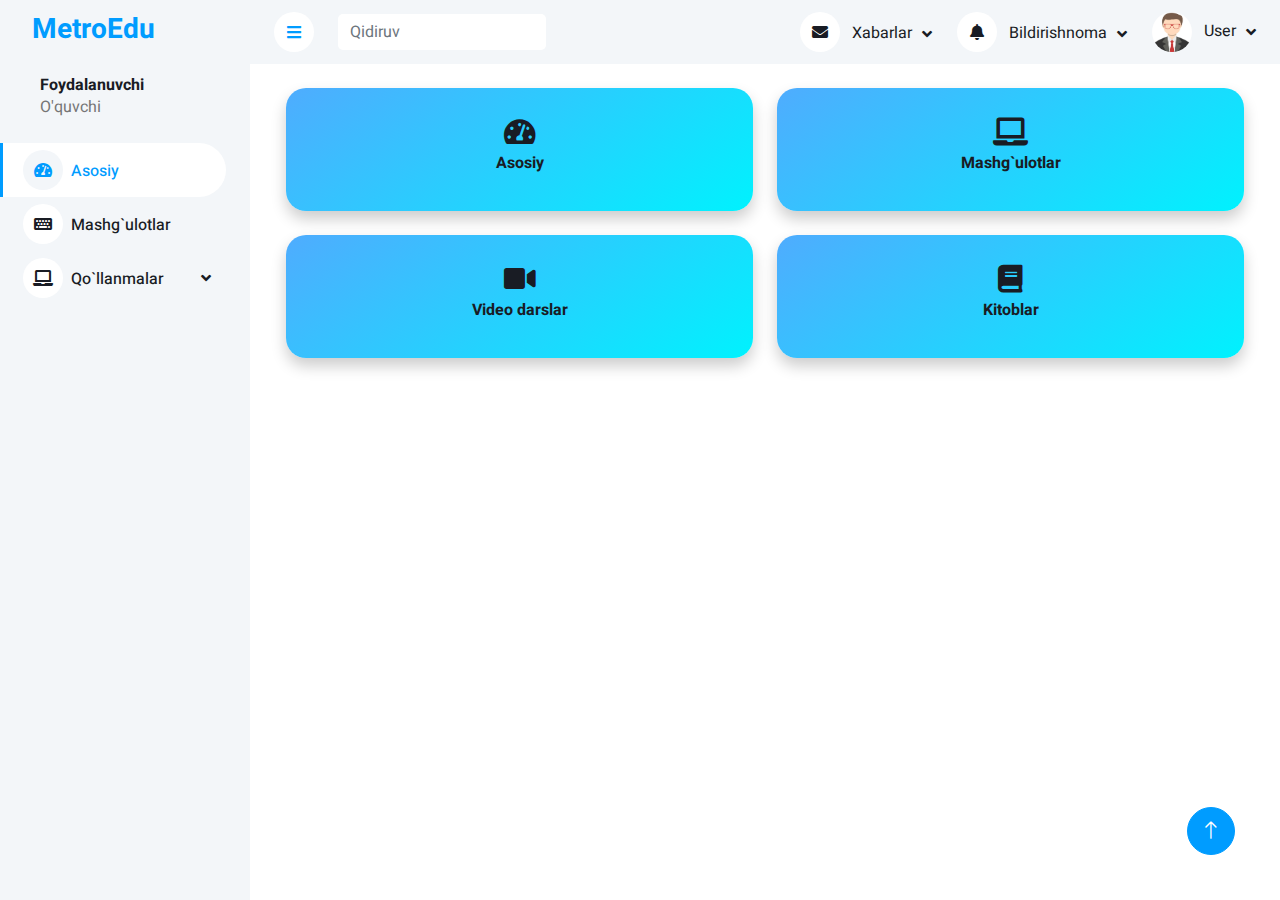
<file: student/studentindex.html>
<!DOCTYPE html>
<html lang="en">

<head>
    <meta charset="utf-8">
    <title>MetroEdu</title>
    <meta content="width=device-width, initial-scale=1.0" name="viewport">
    <meta content="" name="keywords">
    <meta content="" name="description">

    <!-- Favicon -->
    <link href="img/favicon.ico" rel="icon">

    <!-- Google Web Fonts -->
    <link rel="preconnect" href="https://fonts.googleapis.com">
    <link rel="preconnect" href="https://fonts.gstatic.com" crossorigin>
    <link href="https://fonts.googleapis.com/css2?family=Heebo:wght@400;500;600;700&display=swap" rel="stylesheet">
    
    <!-- Icon Font Stylesheet -->
    <link href="https://cdnjs.cloudflare.com/ajax/libs/font-awesome/5.10.0/css/all.min.css" rel="stylesheet">
    <link href="https://cdn.jsdelivr.net/npm/bootstrap-icons@1.4.1/font/bootstrap-icons.css" rel="stylesheet">

    <!-- Libraries Stylesheet -->
    <link href="lib/owlcarousel/assets/owl.carousel.min.css" rel="stylesheet">
    <link href="lib/tempusdominus/css/tempusdominus-bootstrap-4.min.css" rel="stylesheet" />

    <!-- Customized Bootstrap Stylesheet -->
    <link href="css/bootstrap.min.css" rel="stylesheet">

    <!-- Template Stylesheet -->
    <link href="css/style.css" rel="stylesheet">

    <style>
        .small-box {
            text-align: center;
        }
    
        .btn-custom {
            display: block;
            padding: 30px 20px;
            background: linear-gradient(145deg, #4facfe, #00f2fe);
            color: white !important;
            border: none;
            border-radius: 20px;
            box-shadow: 0 8px 15px rgba(0, 0, 0, 0.2);
            transition: all 0.3s ease-in-out;
            text-decoration: none;
        }
    
        .btn-custom:hover {
            background: linear-gradient(145deg, #00f2fe, #4facfe);
            transform: translateY(-5px);
            box-shadow: 0 12px 20px rgba(0, 0, 0, 0.3);
        }
    
        .btn-custom h2,
        .btn-custom h4,
        .btn-custom h5 {
            margin: 10px 0;
            color: white;
        }
    
        .btn-custom h2 {
            font-size: 36px;
        }
    
        @media (max-width: 768px) {
            .btn-custom {
                padding: 20px 10px;
            }
            .btn-custom h2 {
                font-size: 28px;
            }
        }
    </style>

</head>

<body>
    
    <div class="container-fluid position-relative bg-white d-flex p-0">
        <!-- Spinner Start -->
        <div id="spinner" class="show bg-white position-fixed translate-middle w-100 vh-100 top-50 
        start-50 d-flex align-items-center justify-content-center">
            <div class="spinner-border text-primary" style="width: 3rem; height: 3rem;" role="status">
                <span class="sr-only">Loading...</span>
            </div>
        </div>
        <!-- Spinner End -->

        <!-- Sidebar Start -->
        <div class="sidebar pe-4 pb-3">
            <nav class="navbar bg-light navbar-light">
                <a href="../index.html" class="navbar-brand mx-4 mb-3">
                    <h3 class="text-primary"><i class="me-2"></i>MetroEdu</h3>
                </a>
                <div class="d-flex align-items-center ms-4 mb-4">
                    <div class="ms-3">
                        <h6 class="mb-0">Foydalanuvchi</h6>
                        <span>O'quvchi</span>
                    </div>
                </div>
                <div class="navbar-nav w-100">
                    <a href="studentindex.html" class="nav-item nav-link active"><i class="fa fa-tachometer-alt me-2"></i>Asosiy</a>
                    <a href="lessons.html" class="nav-item nav-link"><i class="fa fa-keyboard me-2"></i>Mashg`ulotlar</a>
                    <div class="nav-item dropdown">
                        <a href="#" class="nav-link dropdown-toggle" data-bs-toggle="dropdown"><i class="fa fa-laptop me-2"></i>Qo`llanmalar</a>
                        <div class="dropdown-menu bg-transparent border-0">
                            <a href="books.html" class="dropdown-item">Kitoblar</a>
                            <a href="videos.html" class="dropdown-item">Video darslar</a>
                            <a href="sillabus.html" class="dropdown-item">Fan dasturlar va Sillabuslar</a>
                        </div>
                    </div>
                    <!-- <a href="report.html" class="nav-item nav-link"><i class="fa fa-chart-bar me-2"></i>Hisobot</a> -->
                </div>
            </nav>
        </div>
        <!-- Sidebar End -->

        <!-- Content Start -->
        <div class="content">
            <!-- Navbar Start -->
            <nav class="navbar navbar-expand bg-light navbar-light sticky-top px-4 py-0">
                <a href="index.html" class="navbar-brand d-flex d-lg-none me-4">
                    <h2 class="text-primary mb-0"><i class="fa fa-hashtag"></i></h2>
                </a>
                <a href="#" class="sidebar-toggler flex-shrink-0">
                    <i class="fa fa-bars"></i>
                </a>
                <form class="d-none d-md-flex ms-4">
                    <input class="form-control border-0" type="search" placeholder="Qidiruv">
                </form>
                <div class="navbar-nav align-items-center ms-auto">
                    <div class="nav-item dropdown">
                        <a href="#" class="nav-link dropdown-toggle" data-bs-toggle="dropdown">
                            <i class="fa fa-envelope me-lg-2"></i>
                            <span class="d-none d-lg-inline-flex">Xabarlar</span>
                        </a>
                        <div class="dropdown-menu dropdown-menu-end bg-light border-0 rounded-0 rounded-bottom m-0">
                            <a href="#" class="dropdown-item">
                                <div class="d-flex align-items-center">
                                    <!-- <img class="rounded-circle" src="img/user.jpg" alt="" style="width: 40px; height: 40px;">
                                    <div class="ms-2">
                                        <h6 class="fw-normal mb-0">Jhon send you a message</h6>
                                        <small>15 minutes ago</small>
                                    </div> -->
                                </div>
                            </a>
                            <hr class="dropdown-divider">
                            <a href="#" class="dropdown-item">
                                <div class="d-flex align-items-center">
                                    <!-- <img class="rounded-circle" src="img/user.jpg" alt="" style="width: 40px; height: 40px;">
                                    <div class="ms-2">
                                        <h6 class="fw-normal mb-0">Jhon send you a message</h6>
                                        <small>15 minutes ago</small>
                                    </div> -->
                                </div>
                            </a>
                            <hr class="dropdown-divider">
                            <a href="#" class="dropdown-item">
                                <div class="d-flex align-items-center">
                                    <!-- <img class="rounded-circle" src="img/user.jpg" alt="" style="width: 40px; height: 40px;">
                                    <div class="ms-2">
                                        <h6 class="fw-normal mb-0">Jhon send you a message</h6>
                                        <small>15 minutes ago</small>
                                    </div> -->
                                </div>
                            </a>
                            <hr class="dropdown-divider">
                            <a href="#" class="dropdown-item text-center">Barchasi</a>
                        </div>
                    </div>
                    <div class="nav-item dropdown">
                        <a href="#" class="nav-link dropdown-toggle" data-bs-toggle="dropdown">
                            <i class="fa fa-bell me-lg-2"></i>
                            <span class="d-none d-lg-inline-flex">Bildirishnoma</span>
                        </a>
                        <div class="dropdown-menu dropdown-menu-end bg-light border-0 rounded-0 rounded-bottom m-0">
                            <a href="#" class="dropdown-item">
                                <!-- <h6 class="fw-normal mb-0">Profile updated</h6>
                                <small>15 minutes ago</small> -->
                            </a>
                            <hr class="dropdown-divider">
                            <a href="#" class="dropdown-item">
                                <!-- <h6 class="fw-normal mb-0">New user added</h6>
                                <small>15 minutes ago</small> -->
                            </a>
                            <hr class="dropdown-divider">
                            <a href="#" class="dropdown-item">
                                <!-- <h6 class="fw-normal mb-0">Password changed</h6>
                                <small>15 minutes ago</small> -->
                            </a>
                            <hr class="dropdown-divider">
                            <a href="#" class="dropdown-item text-center">Barcha bildirishnomalar</a>
                        </div>
                    </div>
                    <div class="nav-item dropdown">
                        <a href="#" class="nav-link dropdown-toggle" data-bs-toggle="dropdown">
                            <img class="rounded-circle me-lg-2" src="img/user.jpg" alt="" style="width: 40px; height: 40px;">
                            <span class="d-none d-lg-inline-flex">User</span>
                        </a>
                        <div class="dropdown-menu dropdown-menu-end bg-light border-0 rounded-0 rounded-bottom m-0">
                            <a href="#" class="dropdown-item">Shaxsiy kabinet</a>
                            <a href="#" class="dropdown-item">Sozlamalar</a>
                            <a href="../index.html" class="dropdown-item">Chiqish</a>
                        </div>
                    </div>
                </div>
            </nav>
            <!-- Navbar End -->

            <!-- main start-->

            <div class="container-fluid">
                <div class="pt-4 px-4">
                    <div class="row g-4">
                        <div class="col-lg-6 col-xs-6 col-sm-4">
                            <a class="btn-custom w-100" href="studentindex.html">
                                <div class="small-box">
                                    <h3 class="fa fa-tachometer-alt"></h3>
                                    <h6>Asosiy</h6>
                                </div>
                            </a>
                        </div>
                        <div class="col-lg-6 col-xs-6 col-sm-4">
                            <a class="btn-custom w-100" href="lessons.html">
                                <div class="small-box">
                                    <h3 class="fa fa-laptop"></h3>
                                    <h6>Mashg`ulotlar</h6>
                                </div>
                            </a>
                        </div>
                        <div class="col-lg-6 col-xs-6 col-sm-4">
                            <a class="btn-custom w-100" href="videos.html">
                                <div class="small-box">
                                    <h3 class="fa fa-video"></h3>
                                    <h6>Video darslar</h6>
                                </div>
                            </a>
                        </div>
                        <div class="col-lg-6 col-xs-6 col-sm-4">
                            <a class="btn-custom w-100" href="books.html">
                                <div class="small-box">
                                    <h3 class="fa fa-book"></h3>
                                    <h6>Kitoblar</h6>
                                </div>
                            </a>
                        </div>
                    </div>
                </div>
            </div>
            
            <!-- main end -->

            <!-- Table start
            <div class="container-fluid pt-4 px-4">
                <div class="row g-4">
                    <div class="col-sm-12 col-md-6 col-xl-12">
                        <div class="h-100 bg-light rounded p-4">
                            <div class="d-flex align-items-center justify-content-between mb-2">
                                <h6 class="mb-0">Xabarlar</h6>
                                <a href="">Hammasini</a>
                            </div>
                            <div class="d-flex align-items-center border-bottom py-3">
                                <img class="rounded-circle flex-shrink-0" src="img/user.jpg" alt="" style="width: 40px; height: 40px;">
                                <div class="w-100 ms-3">
                                    <div class="d-flex w-100 justify-content-between">
                                        <h6 class="mb-0">O`qituvchi</h6>
                                        <small>15 minut oldin</small>
                                    </div>
                                    <span>Tabala...</span>
                                </div>
                            </div>
                            <div class="d-flex align-items-center border-bottom py-3">
                                <img class="rounded-circle flex-shrink-0" src="img/user.jpg" alt="" style="width: 40px; height: 40px;">
                                <div class="w-100 ms-3">
                                    <div class="d-flex w-100 justify-content-between">
                                        <h6 class="mb-0">O`qituvchi</h6>
                                        <small>15 minut oldin</small>
                                    </div>
                                    <span>Tabala...</span>
                                </div>
                            </div>
                            <div class="d-flex align-items-center border-bottom py-3">
                                <img class="rounded-circle flex-shrink-0" src="img/user.jpg" alt="" style="width: 40px; height: 40px;">
                                <div class="w-100 ms-3">
                                    <div class="d-flex w-100 justify-content-between">
                                        <h6 class="mb-0">O`qituvchi</h6>
                                        <small>15 minut oldin</small>
                                    </div>
                                    <span>Tabala...</span>
                                </div>
                            </div>
                            <div class="d-flex align-items-center border-bottom py-3">
                                <img class="rounded-circle flex-shrink-0" src="img/user.jpg" alt="" style="width: 40px; height: 40px;">
                                <div class="w-100 ms-3">
                                    <div class="d-flex w-100 justify-content-between">
                                        <h6 class="mb-0">O`qituvchi</h6>
                                        <small>15 minut oldin</small>
                                    </div>
                                    <span>Tabala...</span>
                                </div>
                            </div>
                            <div class="d-flex align-items-center border-bottom py-3">
                                <img class="rounded-circle flex-shrink-0" src="img/user.jpg" alt="" style="width: 40px; height: 40px;">
                                <div class="w-100 ms-3">
                                    <div class="d-flex w-100 justify-content-between">
                                        <h6 class="mb-0">O`qituvchi</h6>
                                        <small>15 minut oldin</small>
                                    </div>
                                    <span>Tabala...</span>
                                </div>
                            </div>
                            <div class="d-flex align-items-center border-bottom py-3">
                                <img class="rounded-circle flex-shrink-0" src="img/user.jpg" alt="" style="width: 40px; height: 40px;">
                                <div class="w-100 ms-3">
                                    <div class="d-flex w-100 justify-content-between">
                                        <h6 class="mb-0">O`qituvchi</h6>
                                        <small>15 minut oldin</small>
                                    </div>
                                    <span>Tabala...</span>
                                </div>
                            </div>
                        </div>
                    </div>
                </div>
            </div> -->
            <!-- Table End -->

            <!-- Chart Start -->
            <!-- <div class="container-fluid pt-4 px-4">
                <div class="row g-4">
                    <div class="col-sm-12 col-xl-6">
                        <div class="bg-light rounded h-100 p-4">
                            <h6 class="mb-4">Faollik ko`rsatkichi</h6>
                            <canvas id="salse-revenue"></canvas>
                        </div>
                    </div>  
                    
                    <div class="col-sm-12 col-xl-6">
                        <div class="bg-light rounded h-100 p-4">
                            <h6 class="mb-4">Mashg`ulotlar bo`yicha natijalar</h6>
                            <canvas id="worldwide-sales"></canvas>
                        </div>
                    </div>
                </div>
            </div> -->
            <!-- Chart End -->

        </div>
        <!-- Content End -->

        

        <!-- Back to Top -->
        <a href="#" class="btn btn-lg btn-primary btn-lg-square back-to-top"><i class="bi bi-arrow-up"></i></a>
    </div>

    <!-- JavaScript Libraries -->
    <script src="https://code.jquery.com/jquery-3.4.1.min.js"></script>
    <script src="https://cdn.jsdelivr.net/npm/bootstrap@5.0.0/dist/js/bootstrap.bundle.min.js"></script>
    <script src="lib/chart/chart.min.js"></script>
    <script src="lib/easing/easing.min.js"></script>
    <script src="lib/waypoints/waypoints.min.js"></script>
    <script src="lib/owlcarousel/owl.carousel.min.js"></script>
    <script src="lib/tempusdominus/js/moment.min.js"></script>
    <script src="lib/tempusdominus/js/moment-timezone.min.js"></script>
    <script src="lib/tempusdominus/js/tempusdominus-bootstrap-4.min.js"></script>
    <!-- Template Javascript -->
    <script src="js/main.js"></script>
</body>

</html>
</file>
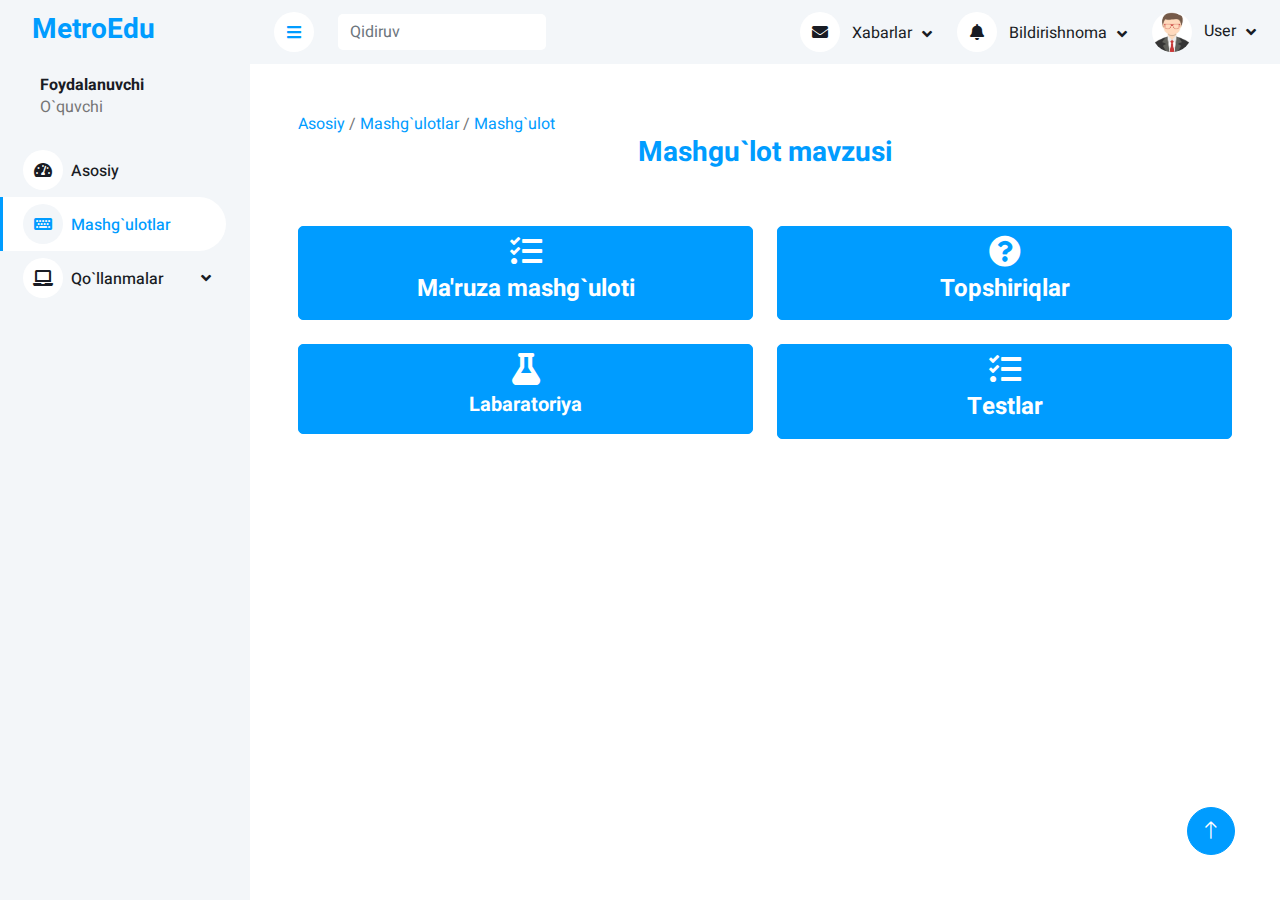
<file: student/tasks.html>
<!DOCTYPE html>
<html lang="en">

<head>
    <meta charset="utf-8">
    <title>MetroEdu</title>
    <meta content="width=device-width, initial-scale=1.0" name="viewport">
    <meta content="" name="keywords">
    <meta content="" name="description">

    <!-- Favicon -->
    <link href="img/favicon.ico" rel="icon">

    <!-- Google Web Fonts -->
    <link rel="preconnect" href="https://fonts.googleapis.com">
    <link rel="preconnect" href="https://fonts.gstatic.com" crossorigin>
    <link href="https://fonts.googleapis.com/css2?family=Heebo:wght@400;500;600;700&display=swap" rel="stylesheet">
    
    <!-- Icon Font Stylesheet -->
    <link href="https://cdnjs.cloudflare.com/ajax/libs/font-awesome/5.10.0/css/all.min.css" rel="stylesheet">
    <link href="https://cdn.jsdelivr.net/npm/bootstrap-icons@1.4.1/font/bootstrap-icons.css" rel="stylesheet">

    <!-- Libraries Stylesheet -->
    <link href="lib/owlcarousel/assets/owl.carousel.min.css" rel="stylesheet">
    <link href="lib/tempusdominus/css/tempusdominus-bootstrap-4.min.css" rel="stylesheet" />

    <!-- Customized Bootstrap Stylesheet -->
    <link href="css/bootstrap.min.css" rel="stylesheet">

    <!-- Template Stylesheet -->
    <link href="css/style.css" rel="stylesheet">
</head>

<body>
    
    <div class="container-fluid position-relative bg-white d-flex p-0">
        <!-- Spinner Start -->
        <div id="spinner" class="show bg-white position-fixed translate-middle w-100 vh-100 top-50 start-50 d-flex align-items-center justify-content-center">
            <div class="spinner-border text-primary" style="width: 3rem; height: 3rem;" role="status">
                <span class="sr-only">Loading...</span>
            </div>
        </div>
        <!-- Spinner End -->


        <!-- Sidebar Start -->
        <div class="sidebar pe-4 pb-3">
            <nav class="navbar bg-light navbar-light">
                <a href="studentindex.html" class="navbar-brand mx-4 mb-3">
                    <h3 class="text-primary"><i class="me-2"></i>MetroEdu</h3>
                </a>
                <div class="d-flex align-items-center ms-4 mb-4">
                    <div class="ms-3">
                        <h6 class="mb-0">Foydalanuvchi</h6>
                        <span>O`quvchi</span>
                    </div>
                </div>
                <div class="navbar-nav w-100">
                    <a href="studentindex.html" class="nav-item nav-link"><i class="fa fa-tachometer-alt me-2"></i>Asosiy</a>
                    <a href="lessons.html" class="nav-item nav-link active"><i class="fa fa-keyboard me-2"></i>Mashg`ulotlar</a>
                    <div class="nav-item dropdown">
                        <a href="#" class="nav-link dropdown-toggle" data-bs-toggle="dropdown"><i class="fa fa-laptop me-2"></i>Qo`llanmalar</a>
                        <div class="dropdown-menu bg-transparent border-0">
                            <a href="books.html" class="dropdown-item">Kitoblar</a>
                            <a href="videos.html" class="dropdown-item">Video darslar</a>
                            <a href="sillabus.html" class="dropdown-item">Fan dasturlar va Sillabuslar</a>

                        </div>
                    </div>
                    <!-- <a href="report.html" class="nav-item nav-link"><i class="fa fa-chart-bar me-2"></i>Hisobot</a> -->
                </div>
            </nav>
        </div>
        <!-- Sidebar End -->


        <!-- Content Start -->
        <div class="content">
            <!-- Navbar Start -->
            <nav class="navbar navbar-expand bg-light navbar-light sticky-top px-4 py-0">
                <a href="studentindex.html" class="navbar-brand d-flex d-lg-none me-4">
                    <h2 class="text-primary mb-0"><i class="fa fa-hashtag"></i></h2>
                </a>
                <a href="#" class="sidebar-toggler flex-shrink-0">
                    <i class="fa fa-bars"></i>
                </a>
                <form class="d-none d-md-flex ms-4">
                    <input class="form-control border-0" type="search" placeholder="Qidiruv">
                </form>
                <div class="navbar-nav align-items-center ms-auto">
                    <div class="nav-item dropdown">
                        <a href="#" class="nav-link dropdown-toggle" data-bs-toggle="dropdown">
                            <i class="fa fa-envelope me-lg-2"></i>
                            <span class="d-none d-lg-inline-flex">Xabarlar</span>
                        </a>
                        <div class="dropdown-menu dropdown-menu-end bg-light border-0 rounded-0 rounded-bottom m-0">
                            <a href="#" class="dropdown-item">
                                <div class="d-flex align-items-center">
                                    <!-- <img class="rounded-circle" src="img/user.jpg" alt="" style="width: 40px; height: 40px;">
                                    <div class="ms-2">
                                        <h6 class="fw-normal mb-0">Jhon send you a message</h6>
                                        <small>15 minutes ago</small>
                                    </div> -->
                                </div>
                            </a>
                            <hr class="dropdown-divider">
                            <a href="#" class="dropdown-item">
                                <div class="d-flex align-items-center">
                                    <!-- <img class="rounded-circle" src="img/user.jpg" alt="" style="width: 40px; height: 40px;">
                                    <div class="ms-2">
                                        <h6 class="fw-normal mb-0">Jhon send you a message</h6>
                                        <small>15 minutes ago</small>
                                    </div> -->
                                </div>
                            </a>
                            <hr class="dropdown-divider">
                            <a href="#" class="dropdown-item">
                                <div class="d-flex align-items-center">
                                    <!-- <img class="rounded-circle" src="img/user.jpg" alt="" style="width: 40px; height: 40px;">
                                    <div class="ms-2">
                                        <h6 class="fw-normal mb-0">Jhon send you a message</h6>
                                        <small>15 minutes ago</small>
                                    </div> -->
                                </div>
                            </a>
                            <hr class="dropdown-divider">
                            <a href="#" class="dropdown-item text-center">Barchasi</a>
                        </div>
                    </div>
                    <div class="nav-item dropdown">
                        <a href="#" class="nav-link dropdown-toggle" data-bs-toggle="dropdown">
                            <i class="fa fa-bell me-lg-2"></i>
                            <span class="d-none d-lg-inline-flex">Bildirishnoma</span>
                        </a>
                        <div class="dropdown-menu dropdown-menu-end bg-light border-0 rounded-0 rounded-bottom m-0">
                            <a href="#" class="dropdown-item">
                                <!-- <h6 class="fw-normal mb-0">Profile updated</h6>
                                <small>15 minutes ago</small> -->
                            </a>
                            <hr class="dropdown-divider">
                            <a href="#" class="dropdown-item">
                                <!-- <h6 class="fw-normal mb-0">New user added</h6>
                                <small>15 minutes ago</small> -->
                            </a>
                            <hr class="dropdown-divider">
                            <a href="#" class="dropdown-item">
                                <!-- <h6 class="fw-normal mb-0">Password changed</h6>
                                <small>15 minutes ago</small> -->
                            </a>
                            <hr class="dropdown-divider">
                            <a href="#" class="dropdown-item text-center">Barcha bildirishnomalar</a>
                        </div>
                    </div>
                    <div class="nav-item dropdown">
                        <a href="#" class="nav-link dropdown-toggle" data-bs-toggle="dropdown">
                            <img class="rounded-circle me-lg-2" src="img/user.jpg" alt="" style="width: 40px; height: 40px;">
                            <span class="d-none d-lg-inline-flex">User</span>
                        </a>
                        <div class="dropdown-menu dropdown-menu-end bg-light border-0 rounded-0 rounded-bottom m-0">
                            <a href="#" class="dropdown-item">Shaxsiy kabinet</a>
                            <a href="#" class="dropdown-item">Sozlamalar</a>
                            <a href="signin.html" class="dropdown-item">Chiqish</a>
                        </div>
                    </div>
                </div>
            </nav>
            <!-- Navbar End -->

            <!-- main start-->

            <div class="continer-fluid p-5">
                <div class="row">
                    <div class="col-12">
                        <a href="studentindex.html">Asosiy</a> /
                        <a href="lessons.html">Mashg`ulotlar</a> /
                        <a href="tasks.html">Mashg`ulot</a>
                    </div>
                </div>
                <div class="row">
                    <div class="col-6 offset-3">
                        <h3 class="text-center text-primary" id="theme">Mashgu`lot mavzusi</h3>
                    </div>
                </div>
                <div class="row g-4 pt-5 d-flex justify-content-between">
                    <div class="col-lg-6 col-xs-6 col-sm-4">
                        <a class="btn btn-primary w-100 p-2" href="lecture.html">
                            <div class="small-box">
                                <h2 class="fa fa-tasks text-white"></h2>
                                <h4 class="text-white">Ma'ruza mashg`uloti</h4>
                            </div>
                        </a>
                    </div>
                    <div class="col-lg-6 col-xs-6 col-sm-4">
                        <a class="btn btn-primary w-100 p-2" href="stasks.html">
                            <div class="small-box">
                                <h2 class="fa fa-question-circle text-white"></h2>
                                <h4 class="text-white">Topshiriqlar</h4>
                            </div>
                        </a>    
                    </div>
                    <div class="col-lg-6 col-xs-6 col-sm-4">
                        <a class="btn btn-primary w-100 p-2" href="https://www.programiz.com/cpp-programming/online-compiler/">
                            <div class="small-box">
                                <h2 class="fa fa-flask text-white"></h2>
                                <h5 class="text-white">Labaratoriya</h4>
                            </div>
                        </a>
                    </div>
                    <div class="col-lg-6 col-xs-6 col-sm-4">
                        <a class="btn btn-primary w-100 p-2" href="tests.html">
                            <div class="small-box">
                                <h2 class="fa fa-tasks text-white"></h2>
                                <h4 class="text-white">Testlar</h4>
                            </div>
                        </a>
                    </div>
                </div>
            </div>
            <!-- main end -->

        </div>
        <!-- Content End -->


        <!-- Back to Top -->
        <a href="#" class="btn btn-lg btn-primary btn-lg-square back-to-top"><i class="bi bi-arrow-up"></i></a>
    </div>

    <!-- JavaScript Libraries -->
    <script src="https://code.jquery.com/jquery-3.4.1.min.js"></script>
    <script src="https://cdn.jsdelivr.net/npm/bootstrap@5.0.0/dist/js/bootstrap.bundle.min.js"></script>
    <script src="lib/chart/chart.min.js"></script>
    <script src="lib/easing/easing.min.js"></script>
    <script src="lib/waypoints/waypoints.min.js"></script>
    <script src="lib/owlcarousel/owl.carousel.min.js"></script>
    <script src="lib/tempusdominus/js/moment.min.js"></script>
    <script src="lib/tempusdominus/js/moment-timezone.min.js"></script>
    <script src="lib/tempusdominus/js/tempusdominus-bootstrap-4.min.js"></script>

    <!-- Template Javascript -->
    <script src="js/main.js"></script>
</body>

</html>
</file>
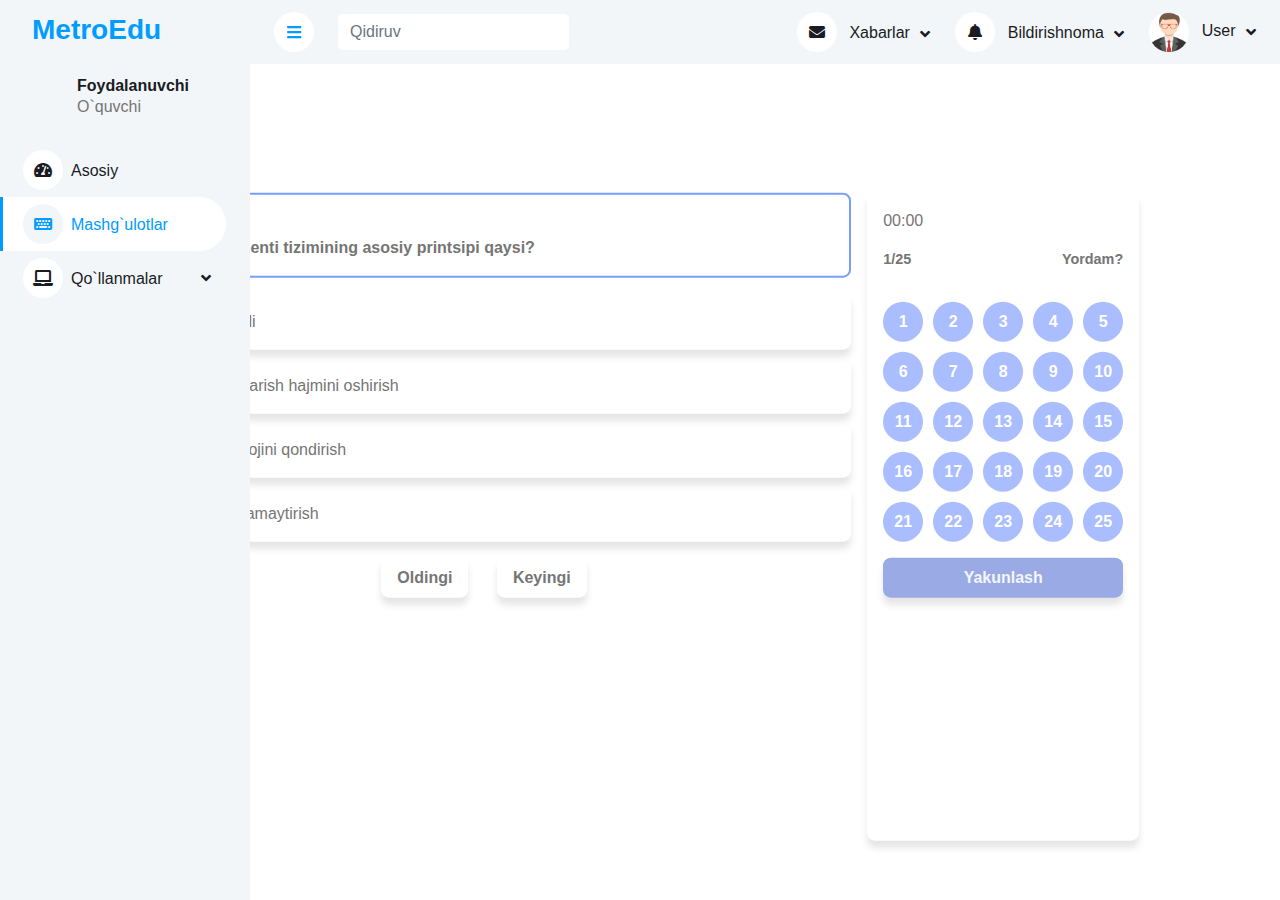
<file: student/testpage.html>
<!DOCTYPE html>
<html lang="en">

<head>
    <meta charset="utf-8">
    <title>MetroEdu</title>
    <meta content="width=device-width, initial-scale=1.0" name="viewport">
    <meta content="" name="keywords">
    <meta content="" name="description">

    <!-- Favicon -->
    <link href="img/favicon.ico" rel="icon">

    <!-- Google Web Fonts -->
    <link rel="preconnect" href="https://fonts.googleapis.com">
    <link rel="preconnect" href="https://fonts.gstatic.com" crossorigin>
    <link href="https://fonts.googleapis.com/css2?family=Heebo:wght@400;500;600;700&display=swap" rel="stylesheet">

    <!-- Icon Font Stylesheet -->
    <link href="https://cdnjs.cloudflare.com/ajax/libs/font-awesome/5.10.0/css/all.min.css" rel="stylesheet">
    <link href="https://cdn.jsdelivr.net/npm/bootstrap-icons@1.4.1/font/bootstrap-icons.css" rel="stylesheet">

    <!-- Libraries Stylesheet -->
    <link href="lib/owlcarousel/assets/owl.carousel.min.css" rel="stylesheet">
    <link href="lib/tempusdominus/css/tempusdominus-bootstrap-4.min.css" rel="stylesheet" />

    <!-- Customized Bootstrap Stylesheet -->
    <link href="css/bootstrap.min.css" rel="stylesheet">

    <!-- Template Stylesheet -->
    <link href="css/style.css" rel="stylesheet">
    <link rel="stylesheet" href="css/test.css">
    <link rel="stylesheet" href="css/testStyle.css">
</head>

<body>
    
    <!-- Modal -->
    <div class="modal fade" id="exampleModal" tabindex="-1" aria-labelledby="exampleModalLabel" aria-hidden="true">
        <div class="modal-dialog">
            <div class="modal-content">
                <div class="modal-header">
                    <h5 class="modal-title" id="exampleModalLabel">Savolning javobi</h5>
                    <button type="button" class="btn-close" data-bs-dismiss="modal" aria-label="Close"></button>
                </div>
                <div class="modal-body">
                    <h3 id="answerId"></h3>
                </div>
                <div class="modal-footer">
                    <a href="lessons.html" class="btn btn-primary w-50 p-3" style="background-color: lightseagreen; color: white;">Yopish</a>
                </div>
            </div>
        </div>
    </div>
     <!-- Modal -->
     <div class="modal fade" id="result" tabindex="-1" aria-labelledby="resultLabel" aria-hidden="true">
        <div class="modal-dialog">
            <div class="modal-content">
                <div class="modal-header">
                    <h5 class="modal-title" id="resultLabel">Savolning javobi</h5>
                    <button type="button" class="btn-close" data-bs-dismiss="modal" aria-label="Close"></button>
                </div>
                <div class="modal-body">
                    <p id="cans"></p>
                    <p id="icans"></p>
                    <p id="fine"></p>
                    <p id="fullball"></p>
                    <p id="noselect"></p>
                </div>
                <div class="modal-footer">
                    <a href="lessons.html" class="btn btn-primary w-50 p-3" style="background-color: lightseagreen; color: white;">Yopish</a>
                </div>
            </div>
        </div>
    </div>
    <div class="container-fluid position-relative bg-white d-flex p-0">
        <!-- Spinner Start -->
        <div id="spinner" class="show bg-white position-fixed translate-middle w-100 vh-100 top-50 start-50 d-flex align-items-center justify-content-center">
            <div class="spinner-border text-primary" style="width: 3rem; height: 3rem;" role="status">
                <span class="sr-only">Loading...</span>
            </div>
        </div>
        <!-- Spinner End -->


        <!-- Sidebar Start -->
        <div class="sidebar pe-4 pb-3">
            <nav class="navbar bg-light navbar-light">
                <a href="studentindex.html" class="navbar-brand mx-4 mb-3">
                    <h3 class="text-primary"><i class="me-2"></i>MetroEdu</h3>
                </a>
                <div class="d-flex align-items-center ms-4 mb-4">
                    <div class="ms-3">
                        <h6 class="mb-0">Foydalanuvchi</h6>
                        <span>O`quvchi</span>
                    </div>
                </div>
                <div class="navbar-nav w-100">
                    <a href="studentindex.html" class="nav-item nav-link"><i
                            class="fa fa-tachometer-alt me-2"></i>Asosiy</a>
                    <a href="lessons.html" class="nav-item nav-link active"><i
                            class="fa fa-keyboard me-2"></i>Mashg`ulotlar</a>
                    <div class="nav-item dropdown">
                        <a href="#" class="nav-link dropdown-toggle" data-bs-toggle="dropdown"><i
                                class="fa fa-laptop me-2"></i>Qo`llanmalar</a>
                        <div class="dropdown-menu bg-transparent border-0">
                            <a href="books.html" class="dropdown-item">Kitoblar</a>
                            <a href="videos.html" class="dropdown-item">Video darslar</a>
                            <a href="sillabus.html" class="dropdown-item">Fan dasturlar va Sillabuslar</a>

                        </div>
                    </div>
                    <!-- <a href="report.html" class="nav-item nav-link"><i class="fa fa-chart-bar me-2"></i>Hisobot</a> -->
                </div>
            </nav>
        </div>
        <!-- Sidebar End -->


        <!-- Content Start -->
        <div class="content">
            <!-- Navbar Start -->
            <nav class="navbar navbar-expand bg-light navbar-light sticky-top px-4 py-0">
                <a href="studentindex.html" class="navbar-brand d-flex d-lg-none me-4">
                    <h2 class="text-primary mb-0"><i class="fa fa-hashtag"></i></h2>
                </a>
                <a href="#" class="sidebar-toggler flex-shrink-0">
                    <i class="fa fa-bars"></i>
                </a>
                <form class="d-none d-md-flex ms-4">
                    <input class="form-control border-0" type="search" placeholder="Qidiruv">
                </form>
                <div class="navbar-nav align-items-center ms-auto">
                    <div class="nav-item dropdown">
                        <a href="#" class="nav-link dropdown-toggle" data-bs-toggle="dropdown">
                            <i class="fa fa-envelope me-lg-2"></i>
                            <span class="d-none d-lg-inline-flex">Xabarlar</span>
                        </a>
                        <div class="dropdown-menu dropdown-menu-end bg-light border-0 rounded-0 rounded-bottom m-0">
                            <a href="#" class="dropdown-item">
                                <div class="d-flex align-items-center">
                                    <!-- <img class="rounded-circle" src="img/user.jpg" alt="" style="width: 40px; height: 40px;">
                                    <div class="ms-2">
                                        <h6 class="fw-normal mb-0">Jhon send you a message</h6>
                                        <small>15 minutes ago</small>
                                    </div> -->
                                </div>
                            </a>
                            <hr class="dropdown-divider">
                            <a href="#" class="dropdown-item">
                                <div class="d-flex align-items-center">
                                    <!-- <img class="rounded-circle" src="img/user.jpg" alt="" style="width: 40px; height: 40px;">
                                    <div class="ms-2">
                                        <h6 class="fw-normal mb-0">Jhon send you a message</h6>
                                        <small>15 minutes ago</small>
                                    </div> -->
                                </div>
                            </a>
                            <hr class="dropdown-divider">
                            <a href="#" class="dropdown-item">
                                <div class="d-flex align-items-center">
                                    <!-- <img class="rounded-circle" src="img/user.jpg" alt="" style="width: 40px; height: 40px;">
                                    <div class="ms-2">
                                        <h6 class="fw-normal mb-0">Jhon send you a message</h6>
                                        <small>15 minutes ago</small>
                                    </div> -->
                                </div>
                            </a>
                            <hr class="dropdown-divider">
                            <a href="#" class="dropdown-item text-center">Barchasi</a>
                        </div>
                    </div>
                    <div class="nav-item dropdown">
                        <a href="#" class="nav-link dropdown-toggle" data-bs-toggle="dropdown">
                            <i class="fa fa-bell me-lg-2"></i>
                            <span class="d-none d-lg-inline-flex">Bildirishnoma</span>
                        </a>
                        <div class="dropdown-menu dropdown-menu-end bg-light border-0 rounded-0 rounded-bottom m-0">
                            <a href="#" class="dropdown-item">
                                <!-- <h6 class="fw-normal mb-0">Profile updated</h6>
                                <small>15 minutes ago</small> -->
                            </a>
                            <hr class="dropdown-divider">
                            <a href="#" class="dropdown-item">
                                <!-- <h6 class="fw-normal mb-0">New user added</h6>
                                <small>15 minutes ago</small> -->
                            </a>
                            <hr class="dropdown-divider">
                            <a href="#" class="dropdown-item">
                                <!-- <h6 class="fw-normal mb-0">Password changed</h6>
                                <small>15 minutes ago</small> -->
                            </a>
                            <hr class="dropdown-divider">
                            <a href="#" class="dropdown-item text-center">Barcha bildirishnomalar</a>
                        </div>
                    </div>
                    <div class="nav-item dropdown">
                        <a href="#" class="nav-link dropdown-toggle" data-bs-toggle="dropdown">
                            <img class="rounded-circle me-lg-2" src="img/user.jpg" alt=""
                                style="width: 40px; height: 40px;">
                            <span class="d-none d-lg-inline-flex">User</span>
                        </a>
                        <div class="dropdown-menu dropdown-menu-end bg-light border-0 rounded-0 rounded-bottom m-0">
                            <a href="#" class="dropdown-item">Shaxsiy kabinet</a>
                            <a href="#" class="dropdown-item">Sozlamalar</a>
                            <a href="signin.html" class="dropdown-item">Chiqish</a>
                        </div>
                    </div>
                </div>
            </nav>
            <!-- Navbar End -->

            <!-- Test Start -->
            <div class="container mt-5">
                <section class="question-section">
                    <div class="question">
                        <h2 class="question-num"><i id="question-num"></i>-savol</h2>
                        <p class="question-text" id="q_text"></p>
                    </div>
                    <div class="answer">
                        <label class="answer-item">
                            <input type="radio" name="option1" onchange="toggleParentClass(this)">
                            <span id="op1"></span>
                        </label>
                        <label class="answer-item">
                            <input type="radio" name="option2" onchange="toggleParentClass(this)">
                            <span id="op2"></span>
                        </label>
                        <label class="answer-item">
                            <input type="radio" name="option3" onchange="toggleParentClass(this)">
                            <span id="op3"></span>
                        </label>
                        <label class="answer-item">
                            <input type="radio" name="option4" onchange="toggleParentClass(this)">
                            <span id="op4"></span>
                        </label>
                    </div>
                    <div class="action">
                        <button onclick="pClick()" class="btn" id="pbtn">Oldingi</button>
                        <button onclick="nClick()" class="btn" id="nbtn">Keyingi</button>
                    </div>
                </section>
                <section class="questions-nav-section">
                    <p id="timer">00:00</p>
                    <p class="question-context">
                        <a href="#"><span class="question-num" id="count_question"></span></a>
                        <a href="#"><span onclick="getAnsver()" class="question-help" data-bs-toggle="modal" data-bs-target="#exampleModal">Yordam?</span></a>
                    </p>
                    <div class="d-flex">
                        <ul class="question-nums-list" id="questionbtn">
                            <!-- question btn -->
                        </ul>
                    </div>
                    <div class="mt-3">
                        <button class="btn col-12 text-light" style="background-color: rgb(153, 170, 229);"
                            data-bs-toggle="modal" data-bs-target="#result"
                            onclick="endTest()">Yakunlash</button>
                    </div>
                </section>
            </div>
            <!-- Test End -->
        </div>
        <!-- Content End -->

        <!-- Back to Top -->
        <!-- <a href="#" class="btn btn-lg btn-primary btn-lg-square back-to-top"><i class="bi bi-arrow-up"></i></a> -->
    </div>

    <!-- JavaScript Libraries -->
    <script src="https://code.jquery.com/jquery-3.4.1.min.js"></script>
    <script src="https://cdn.jsdelivr.net/npm/bootstrap@5.0.0/dist/js/bootstrap.bundle.min.js"></script>
    <script src="lib/chart/chart.min.js"></script>
    <script src="lib/easing/easing.min.js"></script>
    <script src="lib/waypoints/waypoints.min.js"></script>
    <script src="lib/owlcarousel/owl.carousel.min.js"></script>
    <script src="lib/tempusdominus/js/moment.min.js"></script>
    <script src="lib/tempusdominus/js/moment-timezone.min.js"></script>
    <script src="lib/tempusdominus/js/tempusdominus-bootstrap-4.min.js"></script>

    <!-- Template Javascript -->
    <script src="js/main.js"></script>
    <script src="js/testscript.js"></script>

</body>

</html>
</file>
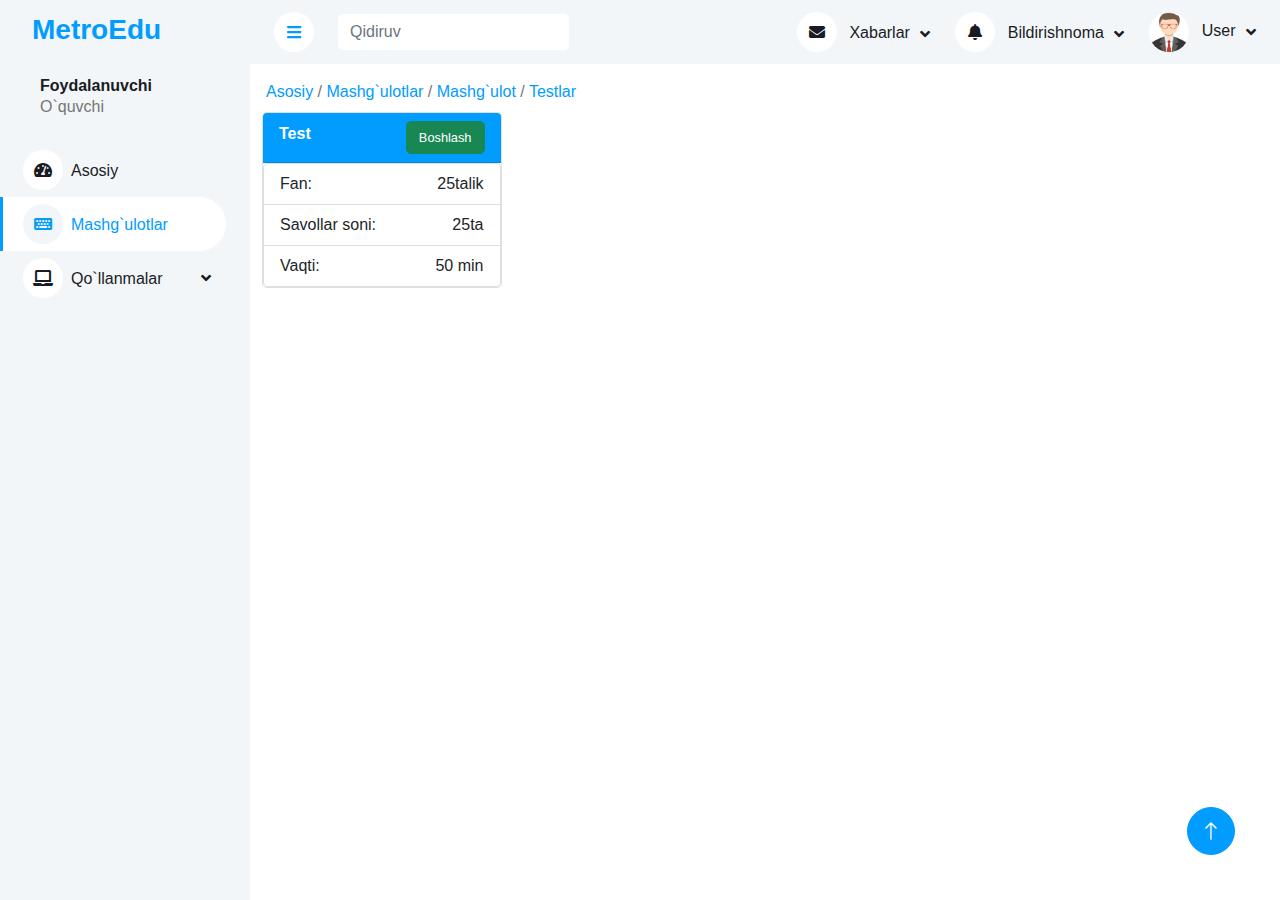
<file: student/tests.html>
<!DOCTYPE html>
<html lang="en">

<head>
    <meta charset="utf-8">
    <title>MetroEdu</title>
    <meta content="width=device-width, initial-scale=1.0" name="viewport">
    <meta content="" name="keywords">
    <meta content="" name="description">

    <!-- Favicon -->
    <link href="img/favicon.ico" rel="icon">

    <!-- Google Web Fonts -->
    <link rel="preconnect" href="https://fonts.googleapis.com">
    <link rel="preconnect" href="https://fonts.gstatic.com" crossorigin>
    <link href="https://fonts.googleapis.com/css2?family=Heebo:wght@400;500;600;700&display=swap" rel="stylesheet">
    
    <!-- Icon Font Stylesheet -->
    <link href="https://cdnjs.cloudflare.com/ajax/libs/font-awesome/5.10.0/css/all.min.css" rel="stylesheet">
    <link href="https://cdn.jsdelivr.net/npm/bootstrap-icons@1.4.1/font/bootstrap-icons.css" rel="stylesheet">

    <!-- Libraries Stylesheet -->
    <link href="lib/owlcarousel/assets/owl.carousel.min.css" rel="stylesheet">
    <link href="lib/tempusdominus/css/tempusdominus-bootstrap-4.min.css" rel="stylesheet" />

    <!-- Customized Bootstrap Stylesheet -->
    <link href="css/bootstrap.min.css" rel="stylesheet">

    <!-- Template Stylesheet -->
    <link href="css/style.css" rel="stylesheet">
    <link rel="stylesheet" href="css/test.css">
</head>

<body>
    
    <div class="container-fluid position-relative bg-white d-flex p-0">
        <!-- Spinner Start -->
        <div id="spinner" class="show bg-white position-fixed translate-middle w-100 vh-100 top-50 start-50 d-flex align-items-center justify-content-center">
            <div class="spinner-border text-primary" style="width: 3rem; height: 3rem;" role="status">
                <span class="sr-only">Loading...</span>
            </div>
        </div>
        <!-- Spinner End -->


        <!-- Sidebar Start -->
        <div class="sidebar pe-4 pb-3">
            <nav class="navbar bg-light navbar-light">
                <a href="studentindex.html" class="navbar-brand mx-4 mb-3">
                    <h3 class="text-primary"><i class="me-2"></i>MetroEdu</h3>
                </a>
                <div class="d-flex align-items-center ms-4 mb-4">
                    <div class="ms-3">
                        <h6 class="mb-0">Foydalanuvchi</h6>
                        <span>O`quvchi</span>
                    </div>
                </div>
                <div class="navbar-nav w-100">
                    <a href="studentindex.html" class="nav-item nav-link"><i class="fa fa-tachometer-alt me-2"></i>Asosiy</a>
                    <a href="lessons.html" class="nav-item nav-link active"><i class="fa fa-keyboard me-2"></i>Mashg`ulotlar</a>
                    <div class="nav-item dropdown">
                        <a href="#" class="nav-link dropdown-toggle" data-bs-toggle="dropdown"><i class="fa fa-laptop me-2"></i>Qo`llanmalar</a>
                        <div class="dropdown-menu bg-transparent border-0">
                            <a href="books.html" class="dropdown-item">Kitoblar</a>
                            <a href="sillabus.html" class="dropdown-item">Fan dasturlar va Sillabuslar</a>
                            <a href="videos.html" class="dropdown-item">Video darslar</a>
                        </div>
                    </div>
                    <!-- <a href="report.html" class="nav-item nav-link"><i class="fa fa-chart-bar me-2"></i>Hisobot</a> -->
                </div>
            </nav>
        </div>
        <!-- Sidebar End -->


        <!-- Content Start -->
        <div class="content">
            <!-- Navbar Start -->
            <nav class="navbar navbar-expand bg-light navbar-light sticky-top px-4 py-0">
                <a href="studentindex.html" class="navbar-brand d-flex d-lg-none me-4">
                    <h2 class="text-primary mb-0"><i class="fa fa-hashtag"></i></h2>
                </a>
                <a href="#" class="sidebar-toggler flex-shrink-0">
                    <i class="fa fa-bars"></i>
                </a>
                <form class="d-none d-md-flex ms-4">
                    <input class="form-control border-0" type="search" placeholder="Qidiruv">
                </form>
                <div class="navbar-nav align-items-center ms-auto">
                    <div class="nav-item dropdown">
                        <a href="#" class="nav-link dropdown-toggle" data-bs-toggle="dropdown">
                            <i class="fa fa-envelope me-lg-2"></i>
                            <span class="d-none d-lg-inline-flex">Xabarlar</span>
                        </a>
                        <div class="dropdown-menu dropdown-menu-end bg-light border-0 rounded-0 rounded-bottom m-0">
                            <a href="#" class="dropdown-item">
                                <div class="d-flex align-items-center">
                                    <!-- <img class="rounded-circle" src="img/user.jpg" alt="" style="width: 40px; height: 40px;">
                                    <div class="ms-2">
                                        <h6 class="fw-normal mb-0">Jhon send you a message</h6>
                                        <small>15 minutes ago</small>
                                    </div> -->
                                </div>
                            </a>
                            <hr class="dropdown-divider">
                            <a href="#" class="dropdown-item">
                                <div class="d-flex align-items-center">
                                    <!-- <img class="rounded-circle" src="img/user.jpg" alt="" style="width: 40px; height: 40px;">
                                    <div class="ms-2">
                                        <h6 class="fw-normal mb-0">Jhon send you a message</h6>
                                        <small>15 minutes ago</small>
                                    </div> -->
                                </div>
                            </a>
                            <hr class="dropdown-divider">
                            <a href="#" class="dropdown-item">
                                <div class="d-flex align-items-center">
                                    <!-- <img class="rounded-circle" src="img/user.jpg" alt="" style="width: 40px; height: 40px;">
                                    <div class="ms-2">
                                        <h6 class="fw-normal mb-0">Jhon send you a message</h6>
                                        <small>15 minutes ago</small>
                                    </div> -->
                                </div>
                            </a>
                            <hr class="dropdown-divider">
                            <a href="#" class="dropdown-item text-center">Barchasi</a>
                        </div>
                    </div>
                    <div class="nav-item dropdown">
                        <a href="#" class="nav-link dropdown-toggle" data-bs-toggle="dropdown">
                            <i class="fa fa-bell me-lg-2"></i>
                            <span class="d-none d-lg-inline-flex">Bildirishnoma</span>
                        </a>
                        <div class="dropdown-menu dropdown-menu-end bg-light border-0 rounded-0 rounded-bottom m-0">
                            <a href="#" class="dropdown-item">
                                <!-- <h6 class="fw-normal mb-0">Profile updated</h6>
                                <small>15 minutes ago</small> -->
                            </a>
                            <hr class="dropdown-divider">
                            <a href="#" class="dropdown-item">
                                <!-- <h6 class="fw-normal mb-0">New user added</h6>
                                <small>15 minutes ago</small> -->
                            </a>
                            <hr class="dropdown-divider">
                            <a href="#" class="dropdown-item">
                                <!-- <h6 class="fw-normal mb-0">Password changed</h6>
                                <small>15 minutes ago</small> -->
                            </a>
                            <hr class="dropdown-divider">
                            <a href="#" class="dropdown-item text-center">Barcha bildirishnomalar</a>
                        </div>
                    </div>
                    <div class="nav-item dropdown">
                        <a href="#" class="nav-link dropdown-toggle" data-bs-toggle="dropdown">
                            <img class="rounded-circle me-lg-2" src="img/user.jpg" alt="" style="width: 40px; height: 40px;">
                            <span class="d-none d-lg-inline-flex">User</span>
                        </a>
                        <div class="dropdown-menu dropdown-menu-end bg-light border-0 rounded-0 rounded-bottom m-0">
                            <a href="#" class="dropdown-item">Shaxsiy kabinet</a>
                            <a href="#" class="dropdown-item">Sozlamalar</a>
                            <a href="signin.html" class="dropdown-item">Chiqish</a>
                        </div>
                    </div>
                </div>
            </nav>
            <!-- Navbar End -->   
            
            <!-- Test List Start -->
            <div class="continer-fluid p-3">
                <div class="row">
                    <div class="col-12">
                        <a href="studentindex.html">Asosiy</a> /
                        <a href="lessons.html">Mashg`ulotlar</a> /
                        <a href="tasks.html">Mashg`ulot</a> /
                        <a href="tests.html">Testlar</a>
                    </div>
                </div>
                <div class="row">
                    <div class="col-lg-3 col-xs-6 col-sm-4 p-2">
                        <div class="card">
                            <div class="card-header bg-primary d-flex justify-content-between align-items-center">
                                <h6 class="text-white">Test</h6>
                                <a href="testpage.html" class="btn btn-success" style="font-size: 0.8rem;">Boshlash</a>
                            </div>
                            <div class="card-body p-0">
                                <ul class="list-group" style="font-size: 16px;">
                                    <li class="list-group-item d-flex justify-content-between align-items-center">
                                        <div>Fan:</div><div>25talik</div>
                                    </li>
                                    <li class="list-group-item d-flex justify-content-between align-items-center">
                                        <div>Savollar soni:</div><div>25ta</div>
                                    </li>
                                    <li class="list-group-item d-flex justify-content-between align-items-center">
                                        <div>Vaqti:</div><div>50 min</div>
                                    </li>
                                </ul>
                            </div>
                        </div>
                    </div>                                  
                </div>
            </div>
            <!-- Test List End -->
        </div>
        <!-- Content End -->
        
        <!-- Back to Top -->
        <a href="#" class="btn btn-lg btn-primary btn-lg-square back-to-top"><i class="bi bi-arrow-up"></i></a>
    </div>

    <!-- JavaScript Libraries -->
    <script src="https://code.jquery.com/jquery-3.4.1.min.js"></script>
    <script src="https://cdn.jsdelivr.net/npm/bootstrap@5.0.0/dist/js/bootstrap.bundle.min.js"></script>
    <script src="lib/chart/chart.min.js"></script>
    <script src="lib/easing/easing.min.js"></script>
    <script src="lib/waypoints/waypoints.min.js"></script>
    <script src="lib/owlcarousel/owl.carousel.min.js"></script>
    <script src="lib/tempusdominus/js/moment.min.js"></script>
    <script src="lib/tempusdominus/js/moment-timezone.min.js"></script>
    <script src="lib/tempusdominus/js/tempusdominus-bootstrap-4.min.js"></script>

    <!-- Template Javascript -->
    <script src="js/main.js"></script>
</body>

</html>
</file>
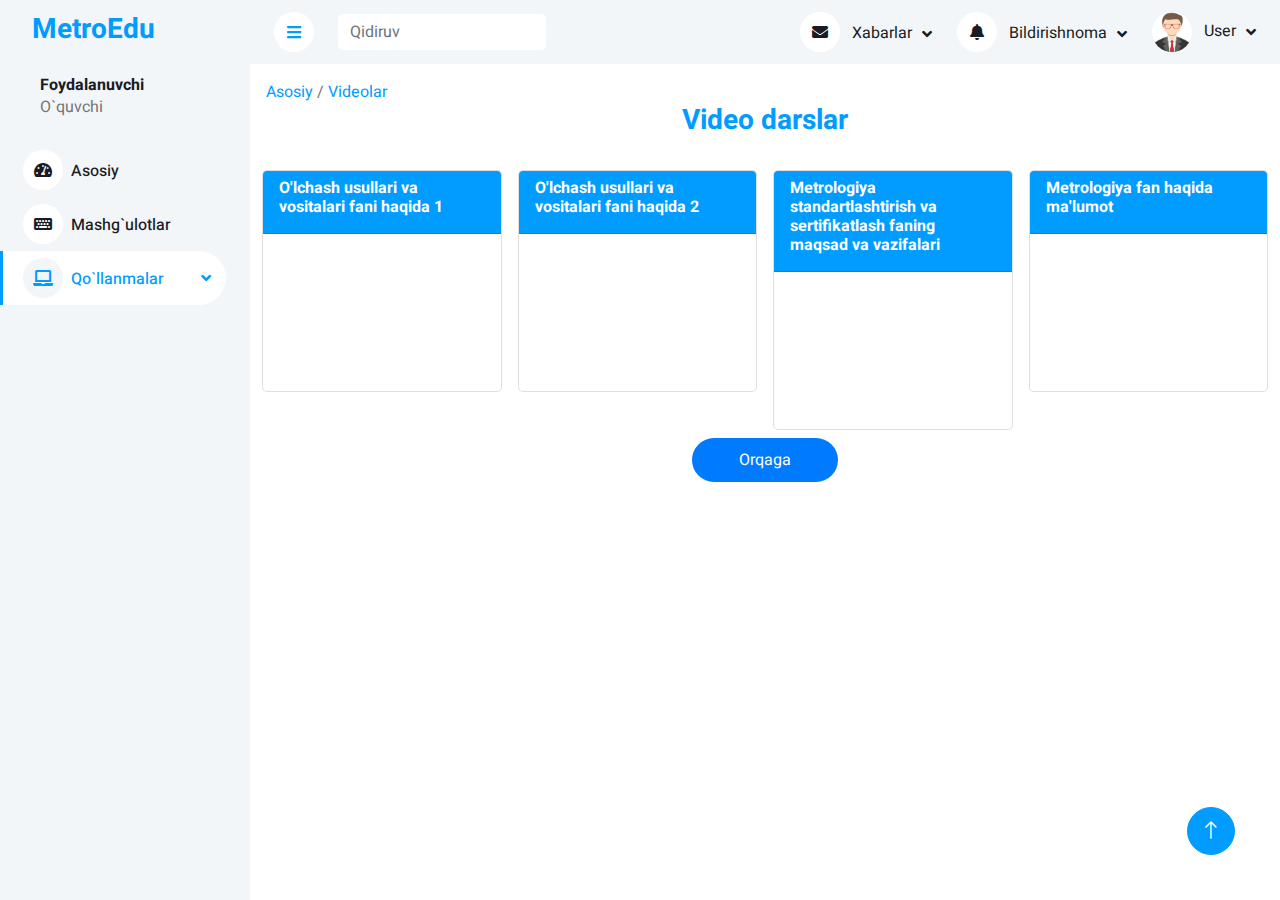
<file: student/videos.html>
<!DOCTYPE html>
<html lang="en">

<head>
    <meta charset="utf-8">
    <title>MetroEdu</title>
    <meta content="width=device-width, initial-scale=1.0" name="viewport">
    <meta content="" name="keywords">
    <meta content="" name="description">

    <!-- Favicon -->
    <link href="img/favicon.ico" rel="icon">

    <!-- Google Web Fonts -->
    <link rel="preconnect" href="https://fonts.googleapis.com">
    <link rel="preconnect" href="https://fonts.gstatic.com" crossorigin>
    <link href="https://fonts.googleapis.com/css2?family=Heebo:wght@400;500;600;700&display=swap" rel="stylesheet">
    
    <!-- Icon Font Stylesheet -->
    <link href="https://cdnjs.cloudflare.com/ajax/libs/font-awesome/5.10.0/css/all.min.css" rel="stylesheet">
    <link href="https://cdn.jsdelivr.net/npm/bootstrap-icons@1.4.1/font/bootstrap-icons.css" rel="stylesheet">

    <!-- Libraries Stylesheet -->
    <link href="lib/owlcarousel/assets/owl.carousel.min.css" rel="stylesheet">
    <link href="lib/tempusdominus/css/tempusdominus-bootstrap-4.min.css" rel="stylesheet" />

    <!-- Customized Bootstrap Stylesheet -->
    <link href="css/bootstrap.min.css" rel="stylesheet">

    <!-- Template Stylesheet -->
    <link href="css/style.css" rel="stylesheet">

    <style>
        .btn-custom {
        display: inline-block;
        background-color: #007bff; /* Asosiy rang */
        color: white;
        padding: 10px 20px; /* Yostiqni kengaytirish */
        font-size: 16px;
        font-weight: bold;
        border: none;
        border-radius: 50px; /* Burchaklarni yumshatish */
        text-align: center;
        cursor: pointer;
        transition: all 0.3s ease; /* Tez o'zgarish effekti */
        width: 100%;
        }

        .btn-custom:hover {
            background-color: #0056b3; /* Hover holatida rang o'zgaradi */
            transform: scale(1.05); /* Kichik kattalashuv */
        }

        .btn-link {
            text-decoration: none; /* Linkni chizilgan qilmaslik */
            color: white; /* Yozuvning rangi */
            display: block; /* To'liq maydonni qamrab olish */
        }
    </style>
    
</head>

<body>
    
    <div class="container-fluid position-relative bg-white d-flex p-0">
        <!-- Spinner Start -->
        <div id="spinner" class="show bg-white position-fixed translate-middle w-100 vh-100 top-50 start-50 d-flex align-items-center justify-content-center">
            <div class="spinner-border text-primary" style="width: 3rem; height: 3rem;" role="status">
                <span class="sr-only">Loading...</span>
            </div>
        </div>
        <!-- Spinner End -->


        <!-- Sidebar Start -->
        <div class="sidebar pe-4 pb-3">
            <nav class="navbar bg-light navbar-light">
                <a href="studentindex.html" class="navbar-brand mx-4 mb-3">
                    <h3 class="text-primary"><i class="me-2"></i>MetroEdu</h3>
                </a>
                <div class="d-flex align-items-center ms-4 mb-4">
                    <div class="ms-3">
                        <h6 class="mb-0">Foydalanuvchi</h6>
                        <span>O`quvchi</span>
                    </div>
                </div>
                <div class="navbar-nav w-100">
                    <a href="studentindex.html" class="nav-item nav-link"><i class="fa fa-tachometer-alt me-2"></i>Asosiy</a>
                    <a href="lessons.html" class="nav-item nav-link"><i class="fa fa-keyboard me-2"></i>Mashg`ulotlar</a>
                    <div class="nav-item dropdown">
                        <a href="#" class="nav-link dropdown-toggle active" data-bs-toggle="dropdown"><i class="fa fa-laptop me-2"></i>Qo`llanmalar</a>
                        <div class="dropdown-menu bg-transparent border-0">
                            <a href="books.html" class="dropdown-item">Kitoblar</a>
                            <a href="videos.html" class="dropdown-item active">Video darslar</a>
                            <a href="sillabus.html" class="dropdown-item">Fan dasturlar va Sillabuslar</a>
                        </div>
                    </div>
                    <!-- <a href="report.html" class="nav-item nav-link"><i class="fa fa-chart-bar me-2"></i>Hisobot</a> -->
                </div>
            </nav>
        </div>
        <!-- Sidebar End -->


        <!-- Content Start -->
        <div class="content">
            <!-- Navbar Start -->
            <nav class="navbar navbar-expand bg-light navbar-light sticky-top px-4 py-0">
                <a href="studentindex.html" class="navbar-brand d-flex d-lg-none me-4">
                    <h2 class="text-primary mb-0"><i class="fa fa-hashtag"></i></h2>
                </a>
                <a href="#" class="sidebar-toggler flex-shrink-0">
                    <i class="fa fa-bars"></i>
                </a>
                <form class="d-none d-md-flex ms-4">
                    <input class="form-control border-0" type="search" placeholder="Qidiruv">
                </form>
                <div class="navbar-nav align-items-center ms-auto">
                    <div class="nav-item dropdown">
                        <a href="#" class="nav-link dropdown-toggle" data-bs-toggle="dropdown">
                            <i class="fa fa-envelope me-lg-2"></i>
                            <span class="d-none d-lg-inline-flex">Xabarlar</span>
                        </a>
                        <div class="dropdown-menu dropdown-menu-end bg-light border-0 rounded-0 rounded-bottom m-0">
                            <a href="#" class="dropdown-item">
                                <div class="d-flex align-items-center">
                                    <!-- <img class="rounded-circle" src="img/user.jpg" alt="" style="width: 40px; height: 40px;">
                                    <div class="ms-2">
                                        <h6 class="fw-normal mb-0">Jhon send you a message</h6>
                                        <small>15 minutes ago</small>
                                    </div> -->
                                </div>
                            </a>
                            <hr class="dropdown-divider">
                            <a href="#" class="dropdown-item">
                                <div class="d-flex align-items-center">
                                    <!-- <img class="rounded-circle" src="img/user.jpg" alt="" style="width: 40px; height: 40px;">
                                    <div class="ms-2">
                                        <h6 class="fw-normal mb-0">Jhon send you a message</h6>
                                        <small>15 minutes ago</small>
                                    </div> -->
                                </div>
                            </a>
                            <hr class="dropdown-divider">
                            <a href="#" class="dropdown-item">
                                <div class="d-flex align-items-center">
                                    <!-- <img class="rounded-circle" src="img/user.jpg" alt="" style="width: 40px; height: 40px;">
                                    <div class="ms-2">
                                        <h6 class="fw-normal mb-0">Jhon send you a message</h6>
                                        <small>15 minutes ago</small>
                                    </div> -->
                                </div>
                            </a>
                            <hr class="dropdown-divider">
                            <a href="#" class="dropdown-item text-center">Barchasi</a>
                        </div>
                    </div>
                    <div class="nav-item dropdown">
                        <a href="#" class="nav-link dropdown-toggle" data-bs-toggle="dropdown">
                            <i class="fa fa-bell me-lg-2"></i>
                            <span class="d-none d-lg-inline-flex">Bildirishnoma</span>
                        </a>
                        <div class="dropdown-menu dropdown-menu-end bg-light border-0 rounded-0 rounded-bottom m-0">
                            <a href="#" class="dropdown-item">
                                <!-- <h6 class="fw-normal mb-0">Profile updated</h6>
                                <small>15 minutes ago</small> -->
                            </a>
                            <hr class="dropdown-divider">
                            <a href="#" class="dropdown-item">
                                <!-- <h6 class="fw-normal mb-0">New user added</h6>
                                <small>15 minutes ago</small> -->
                            </a>
                            <hr class="dropdown-divider">
                            <a href="#" class="dropdown-item">
                                <!-- <h6 class="fw-normal mb-0">Password changed</h6>
                                <small>15 minutes ago</small> -->
                            </a>
                            <hr class="dropdown-divider">
                            <a href="#" class="dropdown-item text-center">Barcha bildirishnomalar</a>
                        </div>
                    </div>
                    <div class="nav-item dropdown">
                        <a href="#" class="nav-link dropdown-toggle" data-bs-toggle="dropdown">
                            <img class="rounded-circle me-lg-2" src="img/user.jpg" alt="" style="width: 40px; height: 40px;">
                            <span class="d-none d-lg-inline-flex">User</span>
                        </a>
                        <div class="dropdown-menu dropdown-menu-end bg-light border-0 rounded-0 rounded-bottom m-0">
                            <a href="#" class="dropdown-item">Shaxsiy kabinet</a>
                            <a href="#" class="dropdown-item">Sozlamalar</a>
                            <a href="signin.html" class="dropdown-item">Chiqish</a>
                        </div>
                    </div>
                </div>
            </nav>
            <!-- Navbar End -->

           <!-- Video List Start -->
            <div class="continer-fluid p-3">
                <div class="row">
                    <div class="col-12">
                        <a href="studentindex.html">Asosiy</a> /
                        <a href="videos.html">Videolar</a>
                    </div>
                </div>
                <div class="row">
                    <div class="col-6 offset-3">
                        <h3 class="text-center text-primary">Video darslar</h3>
                    </div>
                </div>
                <div class="row mt-3    ">
                    <div class="col-lg-3 col-xs-6 col-sm-4 p-2">
                        <div class="card">
                            <div class="card-header bg-primary d-flex justify-content-between align-items-center">
                                <h6 class="text-white">O'lchash usullari va vositalari fani haqida 1</h6>
                            </div>
                            <div class="card-body p-0">
                                <iframe class="w-100" 
                                    src="https://www.youtube.com/embed/FUkqyum8EjE" 
                                    frameborder="0" allowfullscreen></iframe>
                            </div>
                        </div>
                    </div>

                    <div class="col-lg-3 col-xs-6 col-sm-4 p-2">
                        <div class="card">
                            <div class="card-header bg-primary d-flex justify-content-between align-items-center">
                                <h6 class="text-white">O'lchash usullari va vositalari fani haqida 2</h6>
                            </div>
                            <div class="card-body p-0">
                                <iframe class="w-100" 
                                    src="https://www.youtube.com/embed/Mnzpf8dOsmY" 
                                    frameborder="0" allowfullscreen></iframe>
                            </div>
                        </div>
                    </div>

                    <div class="col-lg-3 col-xs-6 col-sm-4 p-2">
                        <div class="card">
                            <div class="card-header bg-primary d-flex justify-content-between align-items-center">
                                <h6 class="text-white">Metrologiya standartlashtirish va sertifikatlash faning maqsad va vazifalari</h6>
                            </div>
                            <div class="card-body p-0">
                                <iframe class="w-100" 
                                    src="https://www.youtube.com/embed/oCfLmK1vdcI" 
                                    frameborder="0" allowfullscreen></iframe>
                            </div>
                        </div>
                    </div>

                    <div class="col-lg-3 col-xs-6 col-sm-4 p-2">
                        <div class="card">
                            <div class="card-header bg-primary d-flex justify-content-between align-items-center">
                                <h6 class="text-white">Metrologiya fan haqida ma'lumot</h6>
                            </div>
                            <div class="card-body p-0">
                                <iframe class="w-100" 
                                    src="https://www.youtube.com/embed/bvVScDHA0Kg" 
                                    frameborder="0" allowfullscreen></iframe>
                            </div>
                        </div>
                    </div>

      

                   
                </div>
                <div class="row">
                    <div class="col-2 offset-5">
                        <button class="btn-custom">
                            <a href="studentindex.html" class="btn-link">Orqaga</a>
                        </button>
                    </div>
                </div>
                
            </div>
            <!-- Video List End -->

        </div>
        <!-- Content End -->


        <!-- Back to Top -->
        <a href="#" class="btn btn-lg btn-primary btn-lg-square back-to-top"><i class="bi bi-arrow-up"></i></a>
    </div>

    <!-- JavaScript Libraries -->
    <script src="https://code.jquery.com/jquery-3.4.1.min.js"></script>
    <script src="https://cdn.jsdelivr.net/npm/bootstrap@5.0.0/dist/js/bootstrap.bundle.min.js"></script>
    <script src="lib/chart/chart.min.js"></script>
    <script src="lib/easing/easing.min.js"></script>
    <script src="lib/waypoints/waypoints.min.js"></script>
    <script src="lib/owlcarousel/owl.carousel.min.js"></script>
    <script src="lib/tempusdominus/js/moment.min.js"></script>
    <script src="lib/tempusdominus/js/moment-timezone.min.js"></script>
    <script src="lib/tempusdominus/js/tempusdominus-bootstrap-4.min.js"></script>

    <!-- Template Javascript -->
    <script src="js/main.js"></script>
</body>

</html>
</file>
<file: student/css/style.css>
/********** Template CSS **********/
:root {
    --primary: #009CFF;
    --light: #F3F6F9;
    --dark: #191C24;
}

.back-to-top {
    position: fixed;
    display: none;
    right: 45px;
    bottom: 45px;
    z-index: 99;
}


/*** Spinner ***/
#spinner {
    opacity: 0;
    visibility: hidden;
    transition: opacity .5s ease-out, visibility 0s linear .5s;
    z-index: 99999;
}

#spinner.show {
    transition: opacity .5s ease-out, visibility 0s linear 0s;
    visibility: visible;
    opacity: 1;
}


/*** Button ***/
.btn {
    transition: .5s;
}

.btn.btn-primary {
    color: #FFFFFF;
}

.btn-square {
    width: 38px;
    height: 38px;
}

.btn-sm-square {
    width: 32px;
    height: 32px;
}

.btn-lg-square {
    width: 48px;
    height: 48px;
}

.btn-square,
.btn-sm-square,
.btn-lg-square {
    padding: 0;
    display: inline-flex;
    align-items: center;
    justify-content: center;
    font-weight: normal;
    border-radius: 50px;
}


/*** Layout ***/
.sidebar {
    position: fixed;
    top: 0;
    left: 0;
    bottom: 0;
    width: 250px;
    height: 100vh;
    overflow-y: auto;
    background: var(--light);
    transition: 0.5s;
    z-index: 999;
}

.content {
    margin-left: 250px;
    min-height: 100vh;
    background: #FFFFFF;
    transition: 0.5s;
}

@media (min-width: 992px) {
    .sidebar {
        margin-left: 0;
    }

    .sidebar.open {
        margin-left: -250px;
    }

    .content {
        width: calc(100% - 250px);
    }

    .content.open {
        width: 100%;
        margin-left: 0;
    }
}

@media (max-width: 991.98px) {
    .sidebar {
        margin-left: -250px;
    }

    .sidebar.open {
        margin-left: 0;
    }

    .content {
        width: 100%;
        margin-left: 0;
    }
}


/*** Navbar ***/
.sidebar .navbar .navbar-nav .nav-link {
    padding: 7px 20px;
    color: var(--dark);
    font-weight: 500;
    border-left: 3px solid var(--light);
    border-radius: 0 30px 30px 0;
    outline: none;
}

.sidebar .navbar .navbar-nav .nav-link:hover,
.sidebar .navbar .navbar-nav .nav-link.active {
    color: var(--primary);
    background: #FFFFFF;
    border-color: var(--primary);
}

.sidebar .navbar .navbar-nav .nav-link i {
    width: 40px;
    height: 40px;
    display: inline-flex;
    align-items: center;
    justify-content: center;
    background: #FFFFFF;
    border-radius: 40px;
}

.sidebar .navbar .navbar-nav .nav-link:hover i,
.sidebar .navbar .navbar-nav .nav-link.active i {
    background: var(--light);
}

.sidebar .navbar .dropdown-toggle::after {
    position: absolute;
    top: 15px;
    right: 15px;
    border: none;
    content: "\f107";
    font-family: "Font Awesome 5 Free";
    font-weight: 900;
    transition: .5s;
}

.sidebar .navbar .dropdown-toggle[aria-expanded=true]::after {
    transform: rotate(-180deg);
}

.sidebar .navbar .dropdown-item {
    padding-left: 25px;
    border-radius: 0 30px 30px 0;
}

.content .navbar .navbar-nav .nav-link {
    margin-left: 25px;
    padding: 12px 0;
    color: var(--dark);
    outline: none;
}

.content .navbar .navbar-nav .nav-link:hover,
.content .navbar .navbar-nav .nav-link.active {
    color: var(--primary);
}

.content .navbar .sidebar-toggler,
.content .navbar .navbar-nav .nav-link i {
    width: 40px;
    height: 40px;
    display: inline-flex;
    align-items: center;
    justify-content: center;
    background: #FFFFFF;
    border-radius: 40px;
}

.content .navbar .dropdown-toggle::after {
    margin-left: 6px;
    vertical-align: middle;
    border: none;
    content: "\f107";
    font-family: "Font Awesome 5 Free";
    font-weight: 900;
    transition: .5s;
}

.content .navbar .dropdown-toggle[aria-expanded=true]::after {
    transform: rotate(-180deg);
}

@media (max-width: 575.98px) {
    .content .navbar .navbar-nav .nav-link {
        margin-left: 15px;
    }
}


/*** Date Picker ***/
.bootstrap-datetimepicker-widget.bottom {
    top: auto !important;
}

.bootstrap-datetimepicker-widget .table * {
    border-bottom-width: 0px;
}

.bootstrap-datetimepicker-widget .table th {
    font-weight: 500;
}

.bootstrap-datetimepicker-widget.dropdown-menu {
    padding: 10px;
    border-radius: 2px;
}

.bootstrap-datetimepicker-widget table td.active,
.bootstrap-datetimepicker-widget table td.active:hover {
    background: var(--primary);
}

.bootstrap-datetimepicker-widget table td.today::before {
    border-bottom-color: var(--primary);
}


/*** Testimonial ***/
.progress .progress-bar {
    width: 0px;
    transition: 2s;
}


/*** Testimonial ***/
.testimonial-carousel .owl-dots {
    margin-top: 24px;
    display: flex;
    align-items: flex-end;
    justify-content: center;
}

.testimonial-carousel .owl-dot {
    position: relative;
    display: inline-block;
    margin: 0 5px;
    width: 15px;
    height: 15px;
    border: 5px solid var(--primary);
    border-radius: 15px;
    transition: .5s;
}

.testimonial-carousel .owl-dot.active {
    background: var(--dark);
    border-color: var(--primary);
}
</file>
<file: student/css/books.css>
.bookimg{
    width: 7rem;
    height: 7rem;
}
#cardb .card-body{
    display: none;
}
#cardb:hover .card-body{
    transition: 0.3s linear;
    display: block;
}
</file>
<file: student/css/test.css>
* {
    padding: 0;
    margin: 0;
    box-sizing: border-box;
    font-family: "Poppins", sans-serif;
  }
  body {
    height: 100vh;
    background: linear-gradient(184deg,#8754ff,#8E2DE2);
  }
  .start-screen,
  .score-container {
    position: absolute;
    top: 0;
    width: 100%;
    height: 100%;
    display: flex;
    flex-direction: column;
    align-items: center;
    justify-content: center;
  }
  button {
    border: none;
    outline: none;
    cursor: pointer;
  }
  #start-button,
  #restart {
    font-size: 1.3em;
    padding: 0.5em 1.8em;
    border-radius: 0.2em;
    box-shadow: 0 20px 30px rgba(0, 0, 0, 0.4);
  }
  #restart {
    margin-top: 0.9em;
  }
  #display-container {
    background-color: #ffffff;
    padding: 3.1em 1.8em;
    width: 80%;
    max-width: 37.5em;
    margin: 0 auto;
    position: absolute;
    transform: translate(-50%, -50%);
    top: 50%;
    left: 50%;
    border-radius: 0.6em;
  }
  .header {
    margin-bottom: 1.8em;
    display: flex;
    justify-content: space-between;
    align-items: center;
    padding-bottom: 0.6em;
    border-bottom: 0.1em solid #c0bfd2;
  }
  .timer-div {
    background-color: #e1f5fe;
    width: 7.5em;
    border-radius: 1.8em;
    display: flex;
    align-items: center;
    justify-content: space-between;
    padding: 0.7em 1.8em;
  }
  .question {
    margin-bottom: 1.25em;
    font-weight: 600;
  }
  .option-div {
    font-size: 0.9em;
    width: 100%;
    padding: 1em;
    margin: 0.3em 0;
    text-align: left;
    outline: none;
    background: transparent;
    border: 1px solid #c0bfd2;
    border-radius: 0.3em;
  }
  .option-div:disabled {
    color: #000000;
    cursor: not-allowed;
  }
  #next-button {
    font-size: 1em;
    margin-top: 1.5em;
    background-color: #8754ff;
    color: #ffffff;
    padding: 0.7em 1.8em;
    border-radius: 0.3em;
    float: right;
    box-shadow: 0px 20px 40px rgba(0, 0, 0, 0.3);
  }
  .hide {
    display: none;
  }
  .incorrect {
    background-color: #ffdde0;
    color: #d32f2f;
    border-color: #d32f2f;
  }
  .correct {
    background-color: #e7f6d5;
    color: #689f38;
    border-color: #689f38;
  }
  #user-score {
    font-size: 1.5em;
    color: #ffffff;
  }
</file>
<file: student/css/style — копия.css>
* {
    margin: 0;
    padding: 0;
    box-sizing: border-box;
    font-family: 'Segoe UI', sans-serif;
  }
  
  body {
    height: 100vh;
    display: flex;
    align-items: center;
    justify-content: center;
    overflow: hidden;
    background: radial-gradient(circle at 20% 20%, #1b1b2f, #0f0f17);
    position: relative;
  }

  
  
  .wrapper {
    width: 100%;
    max-width: 450px;
    padding: 40px;
  }
  
  .form-box {
    background: #1e1e1e;
    padding: 50px 40px;
    border-radius: 20px;
    position: relative;
    box-shadow: 0 0 25px rgba(0, 255, 255, 0.2),
                0 0 60px rgba(255, 0, 255, 0.1);
    border: 2px solid transparent;
    background-clip: padding-box;
  }
  
  .form-box::before {
    content: '';
    position: absolute;
    top: -2px;
    left: -2px;
    right: -2px;
    bottom: -2px;
    z-index: -1;
    background: linear-gradient(135deg, #00f0ff, #ff00c8);
    border-radius: 22px;
  }
  
  .form-box h2 {
    text-align: center;
    color: #00f0ff;
    margin-bottom: 30px;
    font-size: 30px;
  }
  
  .input-group {
    margin-bottom: 25px;
  }
  
  .input-group label {
    color: #ccc;
    font-size: 15px;
    display: block;
    margin-bottom: 8px;
  }
  
  .input-group input {
    width: 100%;
    padding: 14px 18px;
    border-radius: 12px;
    border: none;
    background: #333;
    color: #fff;
    font-size: 16px;
    outline: none;
    transition: 0.3s ease;
  }
  
  .input-group input:focus {
    box-shadow: 0 0 8px #00f0ff;
  }
  
  .neon-btn {
    width: 100%;
    padding: 15px;
    border: none;
    border-radius: 30px;
    background: linear-gradient(to right, #00f0ff, #00d0ff);
    color: #000;
    font-size: 18px;
    font-weight: bold;
    cursor: pointer;
    box-shadow: 0 0 20px #00f0ff;
    transition: 0.3s ease;
  }
  
  .neon-btn:hover {
    box-shadow: 0 0 30px #00f0ff, 0 0 60px #00f0ff;
  }
  
  .links {
    text-align: center;
    margin-top: 20px;
  }
  
  .links a {
    color: #ff00c8;
    text-decoration: none;
    font-weight: 600;
  }
  
  .links a:hover {
    text-decoration: underline;
  }
</file>
<file: student/css/signupstyle.css>
/* Global Styles */
* {
    margin: 0;
    padding: 0;
    box-sizing: border-box;
    font-family: 'Heebo', sans-serif;
}

body {
    background: linear-gradient(to right, #c2e9fb, #a1c4fd);
    min-height: 100vh;
    display: flex;
    align-items: center;
    justify-content: center;
}

/* Spinner */
#spinner {
    z-index: 9999;
}

/* Card */
.bg-light {
    background: #ffffff;
    box-shadow: 0 10px 40px rgba(0, 0, 0, 0.1);
    border-radius: 20px;
    transition: all 0.3s ease;
}

.bg-light:hover {
    transform: scale(1.02);
}

/* Title & Header */
.text-primary {
    color: #4A90E2 !important;
    font-weight: 700;
}

h4 {
    font-weight: 600;
    color: #333;
}

/* Form Styles */
.form-control {
    border: 2px solid #e0e0e0;
    border-radius: 10px;
    padding: 12px 15px;
    font-size: 15px;
    transition: border-color 0.3s ease;
}

.form-control:focus {
    border-color: #4A90E2;
    box-shadow: none;
}

/* Labels */
.form-floating > label {
    font-size: 14px;
    color: #888;
}

/* Checkbox and Link */
.form-check-label {
    font-size: 14px;
}

a {
    color: #4A90E2;
    text-decoration: none;
    font-weight: 500;
}

a:hover {
    text-decoration: underline;
}

/* Button */
.btn-primary {
    background: linear-gradient(to right, #4A90E2, #007AFF);
    border: none;
    border-radius: 10px;
    font-weight: 600;
    font-size: 16px;
    transition: background 0.3s ease, transform 0.2s ease;
}

.btn-primary:hover {
    background: linear-gradient(to right, #007AFF, #4A90E2);
    transform: translateY(-2px);
}

.text-center a {
    margin-left: 5px;
    font-weight: 600;
}

/* Responsive fix */
@media (max-width: 576px) {
    .bg-light {
        padding: 30px 20px !important;
    }

    .text-primary, h4 {
        font-size: 20px;
    }
}
</file>
<file: student/css/testStyle.css>
* {
    margin: 0;
    padding: 0;
    box-sizing: border-box;
}

body {
    background: #3586ff;
    font-family: 'Font1', sans-serif;
}

.container {
    width: 95%;
    max-width: 64rem;
    background: #fff;
    padding: 0.8rem;
    border-radius: 1rem;
    overflow: auto;
    position: absolute;
    top: 50%;
    left: 50%;
    transform: translate(-50%, -50%);

    display: grid;
    gap: 1rem;
    grid-template-columns: 2fr 2fr 1.5fr;
    grid-template-rows: 0.1fr 2fr 1fr;
    grid-template-areas:
        "quiz-title quiz-title quiz-title"
        "question-section question-section questions-nav-section"
        "explanation-section explanation-section questions-nav-section";
}

.quiz-title {
    grid-area: quiz-title;
    font-weight: 800;
    font-size: 1rem;
    text-align: center;
    margin-bottom: 1rem;
}

.question-section {
    grid-area: question-section
}

.question {
    padding: 0.5rem;
    border: 2px solid #799efe;
    border-radius: 0.5rem;
    margin-bottom: 1rem;
}

.question .question-text {
    margin-bottom: 0.5rem;
}

.question .question-num {
    font-weight: 700;
    font-size: 0.9rem;
    margin-bottom: 1rem;
}

.answer-item {
    padding: 1rem 0;
    display: block;
    box-shadow: 0 7px 7px rgba(0, 0, 0, 0.1);
    border-radius: 0.5rem;
    margin-bottom: 0.5rem;
    cursor: pointer;
}

.answer-item.checked {
    background: #aabdff;
    color: #fff;
}

.answer-item.wrong {
    background: #da4955;
    color: #fff;
}

.answer-item span {
    margin-left: 2rem;
}

.answer-item:hover,
.answer-item:active {
    background: #aabdff;
    color: #fff;
}

.answer-item input[type="radio"] {
    display: none;
}

.action {
    margin-top: 1rem;
    margin-bottom: 1rem;
    text-align: center;
}

.btn {
    background: inherit;
    border: 0;
    border-radius: 0.5rem;
    box-shadow: 0 7px 7px rgba(0, 0, 0, 0.1);
    padding: 0.5rem 1rem;
    margin-right: 1.5rem;
    font-weight: 700;
    cursor: pointer;
}

.btn:hover,
.btn:active {
    background: #aabdff;
    color: #fff;
}

.explanation-section {
    grid-area: explanation-section;
    padding: 0.5rem;
    border-radius: 0.5rem;
    box-shadow: 0 7px 7px rgba(0, 0, 0, 0.1);
}

.explanation-section .section-title {
    font-weight: 700;
    font-size: 0.9rem;
    margin-bottom: 1rem;
}

.explanation-section .explanation-text {
    margin-right: 1rem;
    margin-left: 1rem;
    margin-bottom: 1.5rem;
}

.questions-nav-section {
    grid-area: questions-nav-section;
    padding: 1rem;
    box-shadow: 0 7px 7px rgba(0, 0, 0, 0.1);
    border-radius: 0.5rem;
}

.questions-nav-section .question-nums-list {
    /* max-width: 100%; */
    display: grid;
    grid-template-columns: repeat(5, 1fr);
    grid-auto-rows: minmax(0, 1fr);
    gap: 10px;
    list-style: none;
    padding: 0;
    margin: 0;
}

.questions-nav-section .question-nums-list a {
    text-decoration: none;
    color: inherit;
    padding: 0.5rem;
    background: #c4c4c4;
    border-radius: 50%;
    display: inline-block;
    width: 2.5rem;
    height: 2.5rem;
    display: flex;
    align-items: center;
    justify-content: center;
    font-weight: 700;
    color: #fff;
}

.questions-nav-section .question-nums-list a:hover {
    filter: brightness(0.9)
}

.questions-nav-section .question-nums-list a.done {
    background: #aabdff;
}

.questions-nav-section .question-nums-list a.active {
    background: #ffaaaf;
}

.question-context {
    margin-bottom: 2rem;
    display: flex;
    justify-content: space-between;
}

.question-context a {
    font-weight: 700;
    font-size: 0.9rem;
    text-decoration: none;
    color: inherit;
}

.question-context a:hover {
    color: #aabdff;
}

.d-flex {
    display: flex;
    justify-content: center;
    width: 100%;
}
.q_btn{
    background-color: #0862e9;
}
@media(max-width: 50rem) {
    .container {
        grid-template-rows: 0.1fr 1fr 1fr;
        border-radius: 0;
        position: static;
        height: 100vh;
        width: 100%;
        top: 0%;
        left: 0%;
        transform: translate(0%, 0%);
    }
}

@media (max-width: 38rem) {
    .container {
        position: static;
        width: 100%;
        padding: 0.8rem;
        border-radius: 0;
        top: 0%;
        left: 0%;
        transform: translate(0%, 0%);

        grid-template-columns: 1fr;
        grid-template-rows: 0.1fr 1fr 1fr auto;
        grid-template-areas:
            "quiz-title"
            "questions-nav-section"
            "question-section"
            "explanation-section";
    }
}
</file>
